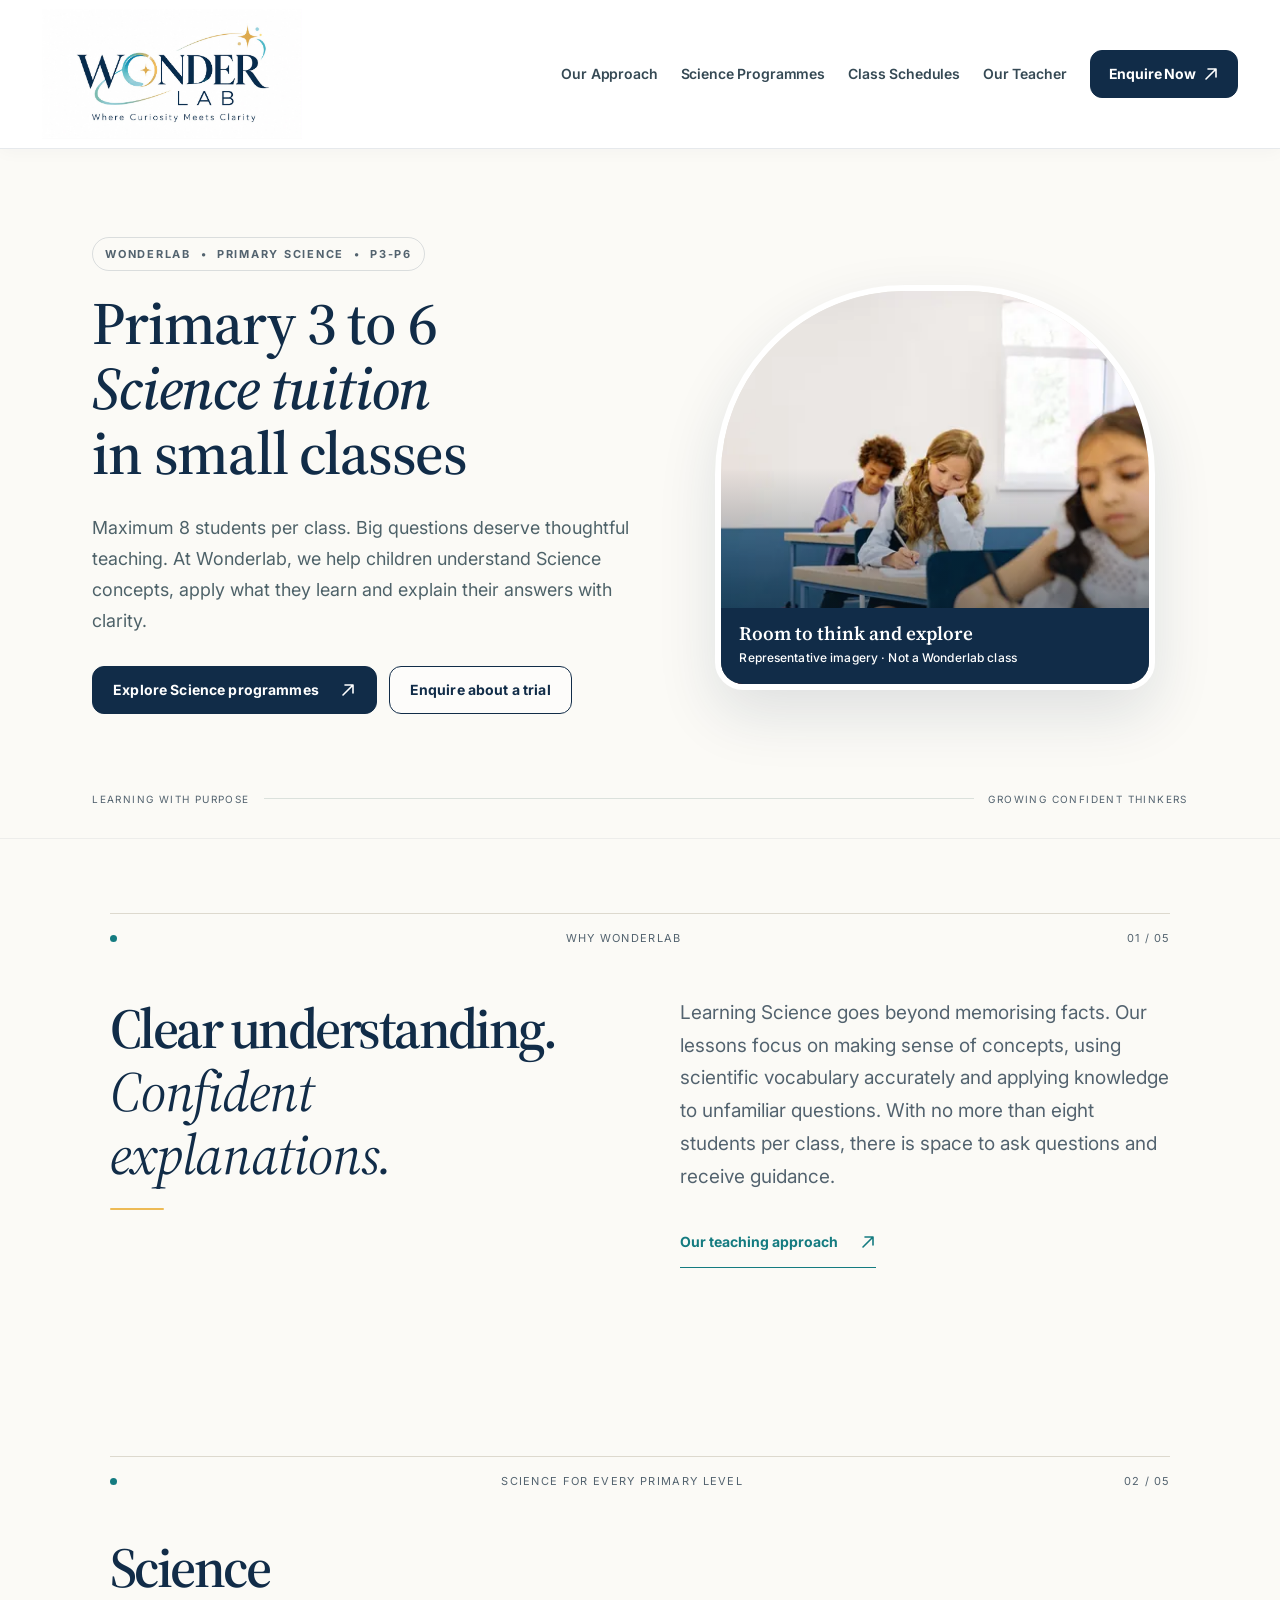
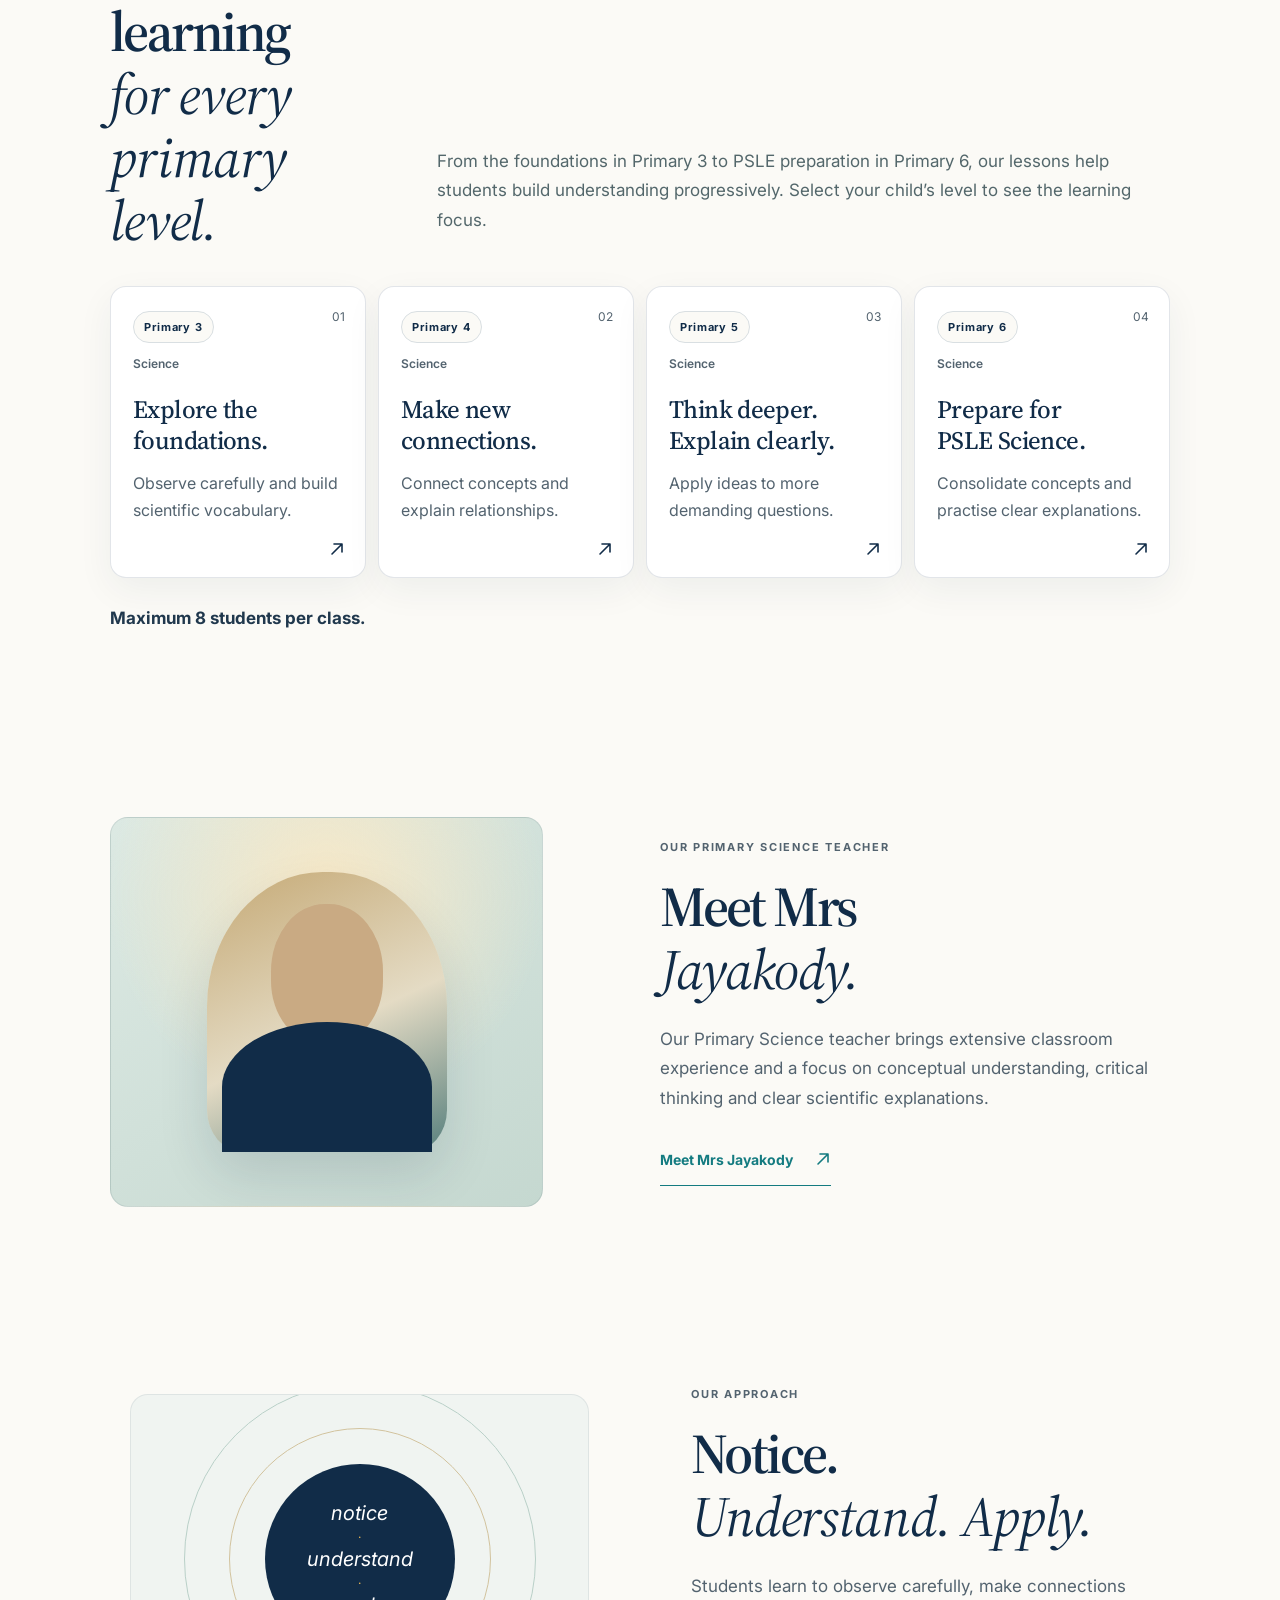
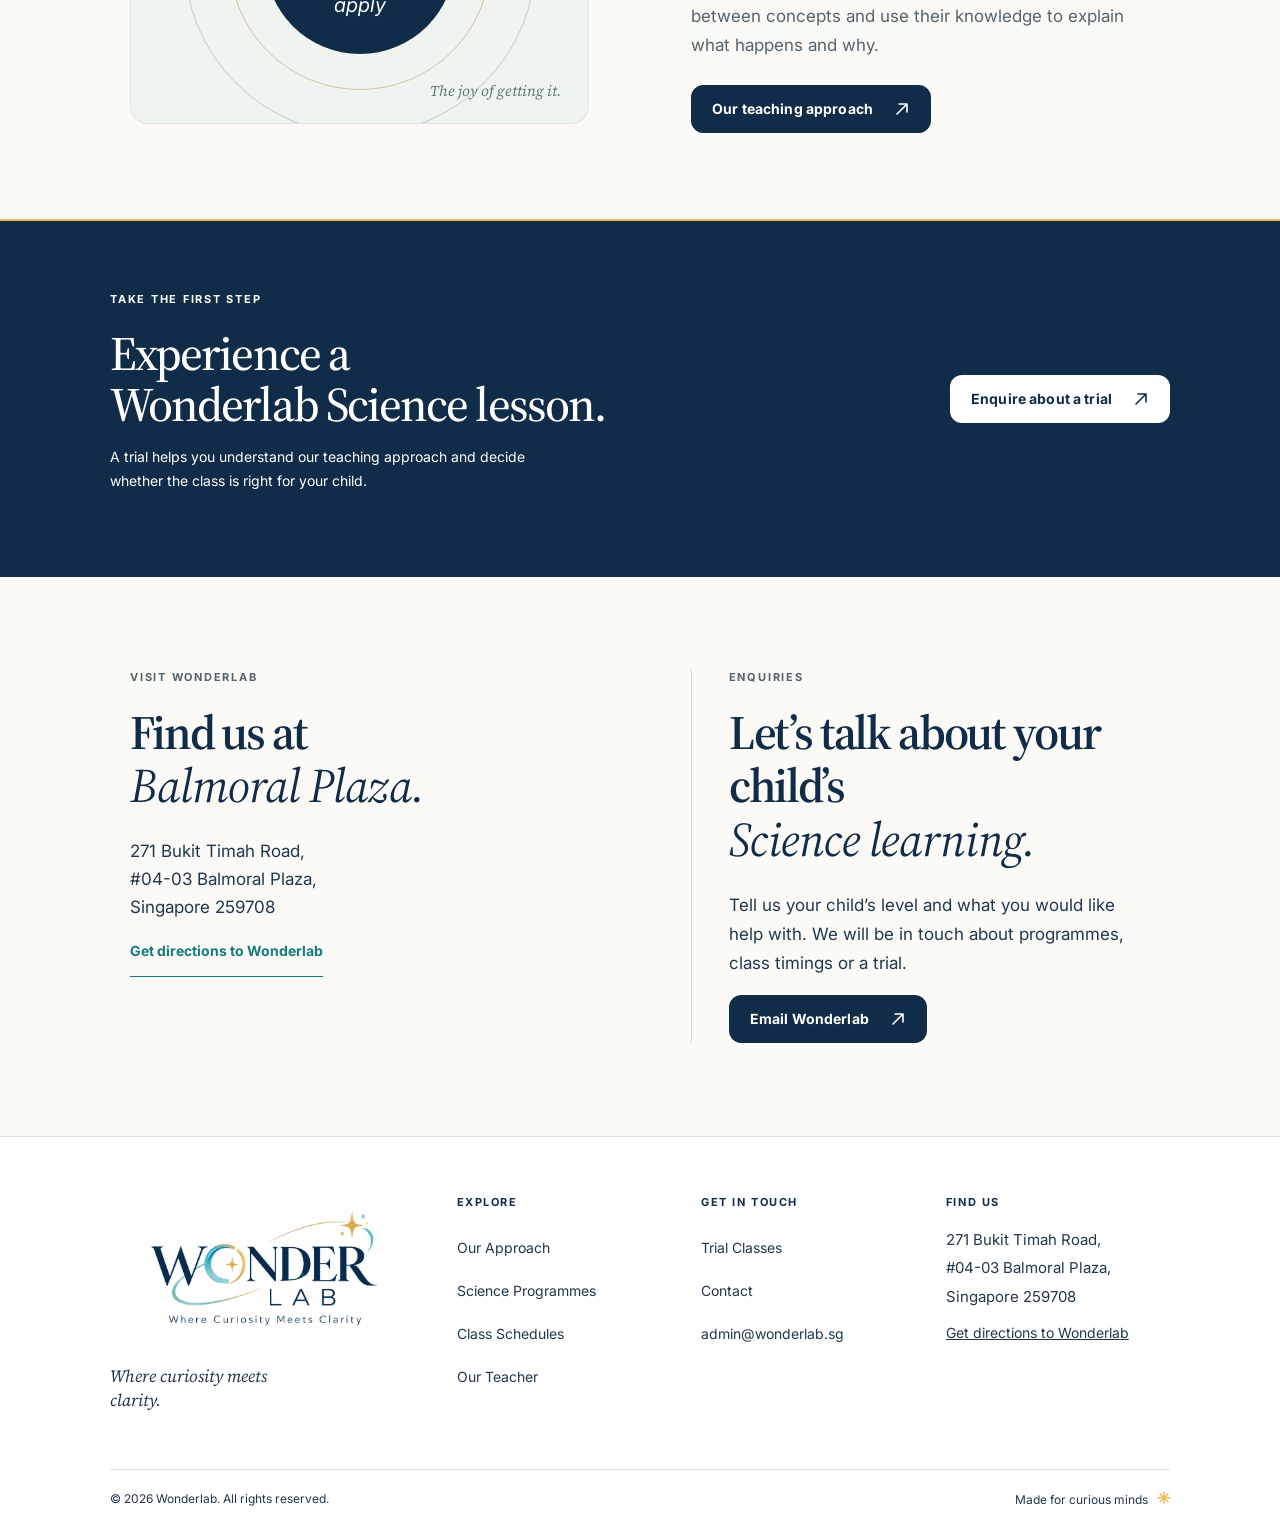
<file: index.html>
<!doctype html>
<html lang="en-SG">
<head>
  <meta charset="utf-8">
  <meta http-equiv="Content-Security-Policy" content="default-src 'self'; base-uri 'self'; object-src 'none'; script-src 'self'; style-src 'self' 'unsafe-inline' https://fonts.googleapis.com; font-src 'self' https://fonts.gstatic.com; img-src 'self' data:; connect-src 'self' https://api.web3forms.com; form-action 'self' https://api.web3forms.com">
  <meta name="referrer" content="strict-origin-when-cross-origin">
  <meta name="viewport" content="width=device-width, initial-scale=1">
  <meta name="theme-color" content="#112C48">
  <meta name="description" content="Small-group Primary 3 to 6 Science tuition at Wonderlab, Balmoral Plaza. Maximum 8 students per class. Enquire about programmes and trials.">
  <meta property="og:site_name" content="Wonderlab"><meta property="og:title" content="Primary Science Tuition P3-P6 Singapore | Wonderlab"><meta property="og:description" content="Small-group Primary 3 to 6 Science tuition at Wonderlab, Balmoral Plaza. Maximum 8 students per class. Enquire about programmes and trials."><meta property="og:type" content="website"><meta property="og:locale" content="en_SG">
  <meta name="twitter:card" content="summary_large_image"><meta name="twitter:title" content="Primary Science Tuition P3-P6 Singapore | Wonderlab"><meta name="twitter:description" content="Small-group Primary 3 to 6 Science tuition at Wonderlab, Balmoral Plaza. Maximum 8 students per class. Enquire about programmes and trials."><title>Primary Science Tuition P3-P6 Singapore | Wonderlab</title>

  <link rel="stylesheet" href="assets/site.css"><link rel="stylesheet" href="assets/responsive.css"><link rel="stylesheet" href="assets/site-polish.css"><link rel="stylesheet" href="assets/premium.css?v=uma-original-1"><link rel="stylesheet" href="assets/media.css">
  <link rel="stylesheet" href="assets/phase2.css"><link rel="stylesheet" href="assets/phase3.css?v=uma-original-1"><link rel="stylesheet" href="assets/original-brand.css?v=uma-final-visual-2"><script defer src="assets/content.js"></script><script defer src="assets/site.js?v=uma-original-1"></script>
  <script type="application/ld+json">{"@context":"https://schema.org","@type":"EducationalOrganization","name":"Wonderlab","description":"Small-group Primary 3 to 6 Science tuition at Wonderlab, Balmoral Plaza. Maximum 8 students per class.","email":"admin@wonderlab.sg","areaServed":{"@type":"Country","name":"Singapore"},"address":{"@type":"PostalAddress","streetAddress":"271 Bukit Timah Road, #04-03 Balmoral Plaza","addressLocality":"Singapore","postalCode":"259708","addressCountry":"SG"}}</script>
<link rel="canonical" href="https://wonderlab.sg/">
<meta property="og:url" content="https://wonderlab.sg/">
<meta property="og:image" content="https://wonderlab.sg/assets/brand/original/wonderlabLogo.jpeg">
<meta property="og:image:width" content="1774"><meta property="og:image:height" content="887">
<meta property="og:image:alt" content="Wonderlab — Where curiosity meets clarity.">
<meta name="twitter:image" content="https://wonderlab.sg/assets/brand/original/wonderlabLogo.jpeg">
<meta name="twitter:image:alt" content="Wonderlab — Where curiosity meets clarity.">
<link rel="icon" href="assets/brand/original/favicon-original.ico" sizes="any"><link rel="icon" href="assets/brand/original/favicon-original-32.png" type="image/png" sizes="32x32"><link rel="apple-touch-icon" href="assets/brand/original/favicon-original-180.png">
<link rel="preload" href="assets/fonts/source-serif-4-roman-variable.woff2" as="font" type="font/woff2" crossorigin><link rel="preload" href="assets/fonts/source-serif-4-italic-variable.woff2" as="font" type="font/woff2" crossorigin><link rel="preload" href="assets/fonts/inter-roman-variable.woff2" as="font" type="font/woff2" crossorigin><link rel="stylesheet" href="assets/typography.css?v=uma-20261113-3"></head>
<body data-page="home">
  <a class="skip-link" href="#main">Skip to content</a><header id="site-header"></header>
  <main id="main">
    <section class="hero home-hero">
      <div class="hero-copy">
        <p class="eyebrow">WONDERLAB &nbsp;•&nbsp; PRIMARY SCIENCE &nbsp;•&nbsp; P3-P6</p>
        <h1>Primary 3 to 6<br><em>Science tuition</em><br>in small classes</h1>
        <p class="lead">Maximum 8 students per class. Big questions deserve thoughtful teaching. At Wonderlab, we help children understand Science concepts, apply what they learn and explain their answers with clarity.</p>
        <p class="hero-supporting" hidden data-approval="curriculum-owner">Explore Science through guided experiments linked to what pupils learn in school.</p>
        <div class="button-row"><a class="button button-dark" href="programmes.html">Explore Science programmes <svg class="icon-arrow" viewBox="0 0 16 16" aria-hidden="true" focusable="false"><path d="M3 13 13 3M5 3h8v8"/></svg></a><a class="button button-outline" href="trial-classes.html">Enquire about a trial</a></div>
      </div>
      <div class="hero-art hero-photo-wrap"><figure class="hero-photo-frame"><picture><source type="image/webp" srcset="assets/photos/pexels-classroom-learning-480.webp 480w, assets/photos/pexels-classroom-learning-960.webp 960w, assets/photos/pexels-classroom-learning-1600.webp 1600w" sizes="(max-width: 820px) 90vw, 440px"><img src="assets/photos/pexels-classroom-learning.jpg" alt="Children concentrate on written work in a classroom. Representative stock imagery, not a Wonderlab class." width="1600" height="1280" fetchpriority="high" decoding="async"></picture><figcaption><span>Room to think and explore</span><small>Representative imagery · Not a Wonderlab class</small></figcaption></figure><div class="hero-photo-note" aria-hidden="true"><span>01</span><b>Room to wonder</b><i>✳</i></div><span class="hero-photo-orbit" aria-hidden="true"></span></div>
      <div class="hero-bottom"><span>Learning with purpose</span><span class="hero-line"></span><span>Growing confident thinkers</span></div>
    </section>
    <section class="section intro-section">
      <div class="section-label">Why Wonderlab <span>01 / 05</span></div>
      <div class="intro-grid"><h2>Clear understanding.<br><em>Confident explanations.</em></h2><div><p class="body-large">Learning Science goes beyond memorising facts. Our lessons focus on making sense of concepts, using scientific vocabulary accurately and applying knowledge to unfamiliar questions. With no more than eight students per class, there is space to ask questions and receive guidance.</p><a class="text-link" href="our-approach.html">Our teaching approach <svg class="icon-arrow" viewBox="0 0 16 16" aria-hidden="true" focusable="false"><path d="M3 13 13 3M5 3h8v8"/></svg></a></div></div>
    </section>
    <section class="section cream-section home-programmes">
      <div class="section-label">Science for every primary level <span>02 / 05</span></div>
      <div class="section-heading"><h2>Science learning<br><em>for every primary level.</em></h2><p>From the foundations in Primary 3 to PSLE preparation in Primary 6, our lessons help students build understanding progressively. Select your child’s level to see the learning focus.</p></div>
      <div class="grade-grid">
        <a class="grade-card" href="programmes.html#primary-3"><span class="grade-index">01</span><span class="grade-pill">Primary 3</span><span class="grade-subjects">Science</span><h3>Explore the<br> foundations.</h3><p class="grade-focus">Observe carefully and build scientific vocabulary.</p><svg class="icon-arrow card-arrow" viewBox="0 0 16 16" aria-hidden="true"><path d="M3 13 13 3M5 3h8v8"/></svg></a>
        <a class="grade-card" href="programmes.html#primary-4"><span class="grade-index">02</span><span class="grade-pill">Primary 4</span><span class="grade-subjects">Science</span><h3>Make new<br> connections.</h3><p class="grade-focus">Connect concepts and explain relationships.</p><svg class="icon-arrow card-arrow" viewBox="0 0 16 16" aria-hidden="true"><path d="M3 13 13 3M5 3h8v8"/></svg></a>
        <a class="grade-card" href="programmes.html#primary-5"><span class="grade-index">03</span><span class="grade-pill">Primary 5</span><span class="grade-subjects">Science</span><h3>Think deeper.<br> Explain clearly.</h3><p class="grade-focus">Apply ideas to more demanding questions.</p><svg class="icon-arrow card-arrow" viewBox="0 0 16 16" aria-hidden="true"><path d="M3 13 13 3M5 3h8v8"/></svg></a>
        <a class="grade-card" href="programmes.html#primary-6"><span class="grade-index">04</span><span class="grade-pill">Primary 6</span><span class="grade-subjects">Science</span><h3>Prepare for<br> PSLE Science.</h3><p class="grade-focus">Consolidate concepts and practise clear explanations.</p><svg class="icon-arrow card-arrow" viewBox="0 0 16 16" aria-hidden="true"><path d="M3 13 13 3M5 3h8v8"/></svg></a>
      </div>
      <p class="class-size-note">Maximum 8 students per class.</p>
    </section>
    <section class="section teacher-section"><div class="teacher-photo" role="img" aria-label="Illustration representing a teaching profile"><div class="photo-shape" aria-hidden="true"></div></div><div class="teacher-copy"><p class="eyebrow">Our Primary Science teacher</p><h2>Meet Mrs<br><em>Jayakody.</em></h2><p>Our Primary Science teacher brings extensive classroom experience and a focus on conceptual understanding, critical thinking and clear scientific explanations.</p><a class="text-link" href="our-teacher.html">Meet Mrs Jayakody <svg class="icon-arrow" viewBox="0 0 16 16" aria-hidden="true" focusable="false"><path d="M3 13 13 3M5 3h8v8"/></svg></a></div></section>
    <section class="section approach-teaser"><div class="teaser-art"><div class="teaser-circle"><span>notice</span><b aria-hidden="true">·</b><span>understand</span><b aria-hidden="true">·</b><span>apply</span></div><span class="teaser-caption">The joy of getting it.</span></div><div class="teaser-copy"><p class="eyebrow">Our approach</p><h2>Notice.<br><em>Understand. Apply.</em></h2><p>Students learn to observe carefully, make connections between concepts and use their knowledge to explain what happens and why.</p><a class="button button-dark" href="our-approach.html">Our teaching approach <svg class="icon-arrow" viewBox="0 0 16 16" aria-hidden="true" focusable="false"><path d="M3 13 13 3M5 3h8v8"/></svg></a></div></section>
    <section hidden data-approval="curriculum-owner" class="section experiment-section" aria-labelledby="experiments-heading"><div class="experiment-art" aria-hidden="true"><span class="experiment-orbit orbit-a"></span><span class="experiment-orbit orbit-b"></span><span class="experiment-core"></span><span class="experiment-dot dot-a"></span><span class="experiment-dot dot-b"></span><span class="experiment-dot dot-c"></span></div><div class="experiment-copy"><p class="eyebrow">Guided, hands-on learning</p><h2 id="experiments-heading">Science you can see<br><em>and explore.</em></h2><p>At Wonderlab, pupils do more than read about Science. Where suitable for the topic, they take part in guided, hands-on experiments and investigations aligned with the Singapore MOE Primary Science syllabus. They observe what happens, ask questions, discuss their findings and learn to explain scientific ideas using evidence.</p></div></section>
    <section class="trial-band"><div><p class="eyebrow">Take the first step</p><h2>Experience a<br>Wonderlab Science lesson.</h2><p>A trial helps you understand our teaching approach and decide whether the class is right for your child.</p></div><a class="button button-gold" href="trial-classes.html">Enquire about a trial <svg class="icon-arrow" viewBox="0 0 16 16" aria-hidden="true" focusable="false"><path d="M3 13 13 3M5 3h8v8"/></svg></a><span class="band-star" aria-hidden="true">✳</span></section>
    <section class="section home-location"><div><p class="eyebrow">Visit Wonderlab</p><h2>Find us at<br><em>Balmoral Plaza.</em></h2><address>271 Bukit Timah Road,<br>#04-03 Balmoral Plaza,<br>Singapore 259708</address><a class="text-link" href="https://www.google.com/maps/search/?api=1&amp;query=271%20Bukit%20Timah%20Road%20%2304-03%20Balmoral%20Plaza%20Singapore%20259708" target="_blank" rel="noopener noreferrer">Get directions to Wonderlab</a></div><div><p class="eyebrow">Enquiries</p><h2>Let’s talk about your child’s<br><em>Science learning.</em></h2><p>Tell us your child’s level and what you would like help with. We will be in touch about programmes, class timings or a trial.</p><a class="button button-dark" href="mailto:admin@wonderlab.sg">Email Wonderlab <svg class="icon-arrow" viewBox="0 0 16 16" aria-hidden="true" focusable="false"><path d="M3 13 13 3M5 3h8v8"/></svg></a></div></section>
  </main>
  <footer id="site-footer"></footer>
</body>
</html>
</file>
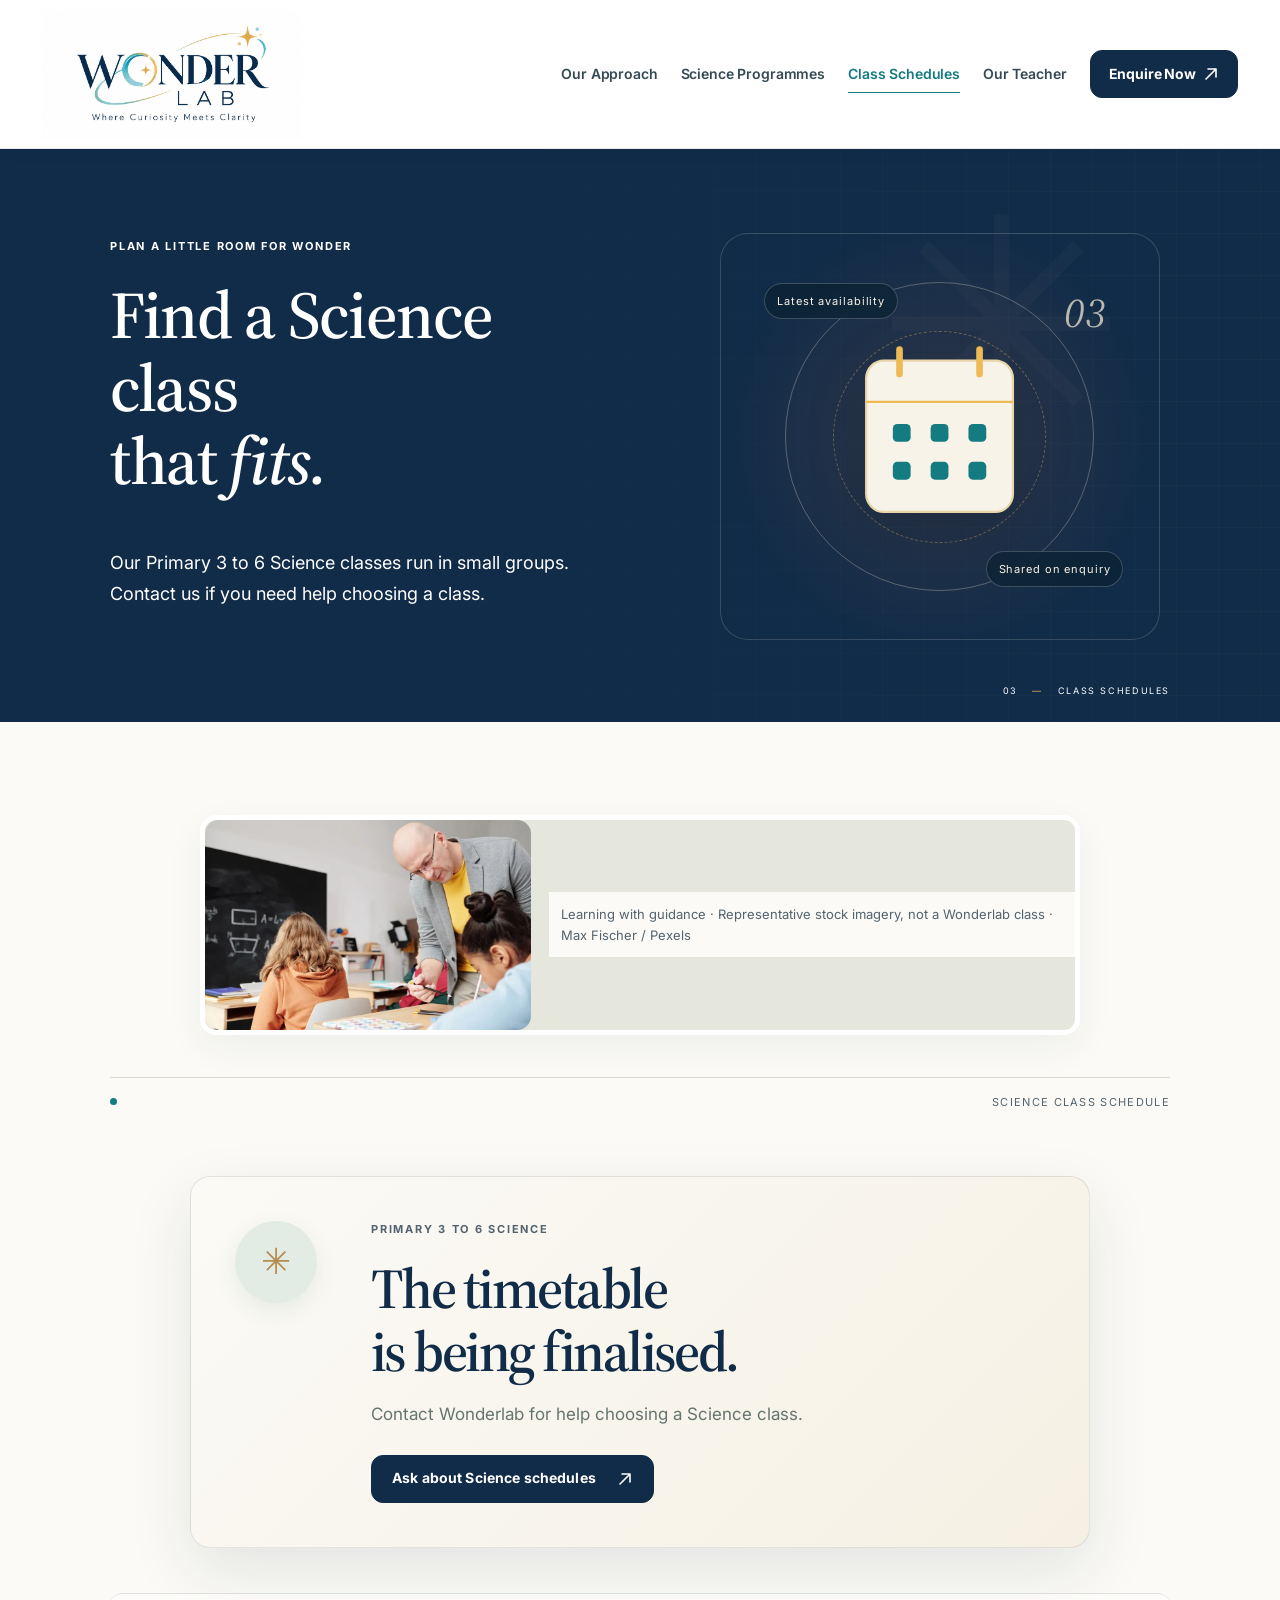
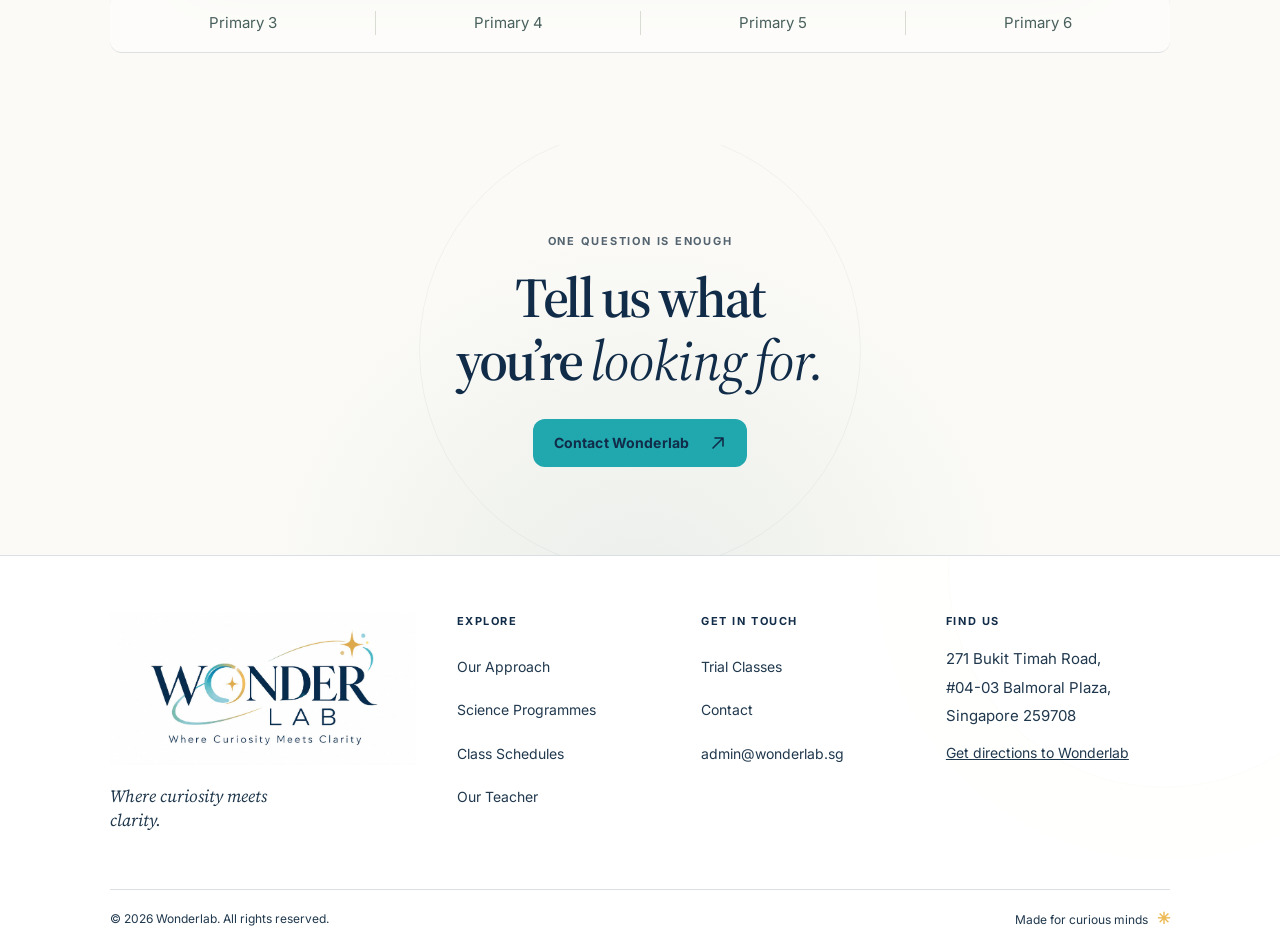
<file: class-schedules.html>
<!doctype html><html lang="en-SG"><head><meta charset="utf-8"><meta http-equiv="Content-Security-Policy" content="default-src 'self'; base-uri 'self'; object-src 'none'; script-src 'self'; style-src 'self' 'unsafe-inline' https://fonts.googleapis.com; font-src 'self' https://fonts.gstatic.com; img-src 'self' data:; connect-src 'self' https://api.web3forms.com; form-action 'self' https://api.web3forms.com"><meta name="referrer" content="strict-origin-when-cross-origin"><meta name="viewport" content="width=device-width, initial-scale=1"><meta name="theme-color" content="#112C48"><meta name="description" content="Ask about current Primary 3 to 6 Science class timings and availability at Wonderlab in Balmoral Plaza."><meta property="og:site_name" content="Wonderlab"><meta property="og:title" content="Primary Science Class Schedules | Wonderlab"><meta property="og:description" content="Ask about current Primary 3 to 6 Science class timings and availability at Wonderlab in Balmoral Plaza."><meta property="og:type" content="website"><meta property="og:locale" content="en_SG"><meta name="twitter:card" content="summary_large_image"><meta name="twitter:title" content="Primary Science Class Schedules | Wonderlab"><meta name="twitter:description" content="Ask about current Primary 3 to 6 Science class timings and availability at Wonderlab in Balmoral Plaza."><title>Primary Science Class Schedules | Wonderlab</title><link rel="stylesheet" href="assets/site.css"><link rel="stylesheet" href="assets/responsive.css"><link rel="stylesheet" href="assets/site-polish.css"><link rel="stylesheet" href="assets/premium.css?v=uma-original-1"><link rel="stylesheet" href="assets/media.css"><link rel="stylesheet" href="assets/phase2.css"><link rel="stylesheet" href="assets/phase3.css?v=uma-original-1"><link rel="stylesheet" href="assets/original-brand.css?v=uma-final-visual-2"><script defer src="assets/content.js"></script><script defer src="assets/site.js?v=uma-original-1"></script><link rel="canonical" href="https://wonderlab.sg/class-schedules.html">
<meta property="og:url" content="https://wonderlab.sg/class-schedules.html">
<meta property="og:image" content="https://wonderlab.sg/assets/brand/original/wonderlabLogo.jpeg">
<meta property="og:image:width" content="1774"><meta property="og:image:height" content="887">
<meta property="og:image:alt" content="Wonderlab — Where curiosity meets clarity.">
<meta name="twitter:image" content="https://wonderlab.sg/assets/brand/original/wonderlabLogo.jpeg">
<meta name="twitter:image:alt" content="Wonderlab — Where curiosity meets clarity.">
<link rel="icon" href="assets/brand/original/favicon-original.ico" sizes="any"><link rel="icon" href="assets/brand/original/favicon-original-32.png" type="image/png" sizes="32x32"><link rel="apple-touch-icon" href="assets/brand/original/favicon-original-180.png">
<link rel="preload" href="assets/fonts/source-serif-4-roman-variable.woff2" as="font" type="font/woff2" crossorigin><link rel="preload" href="assets/fonts/source-serif-4-italic-variable.woff2" as="font" type="font/woff2" crossorigin><link rel="preload" href="assets/fonts/inter-roman-variable.woff2" as="font" type="font/woff2" crossorigin><link rel="stylesheet" href="assets/typography.css?v=uma-20261113-3"></head><body data-page="schedules"><a class="skip-link" href="#main">Skip to content</a><header id="site-header"></header><main id="main"><section class="page-hero"><p class="eyebrow">Plan a little room for wonder</p><h1>Find a Science class<br>that <em>fits.</em></h1><p class="lead">Our Primary 3 to 6 Science classes run in small groups. Contact us if you need help choosing a class.</p><div class="page-hero-art schedule-art" aria-hidden="true"><svg viewBox="0 0 260 220" fill="none"><rect x="64" y="42" width="132" height="136" rx="16" fill="#f7f3e8" stroke="#e8d5aa" stroke-width="2"/><path d="M64 79h132" stroke="#EDBA55" stroke-width="2"/><path d="M94 32v22m72-22v22" stroke="#EDBA55" stroke-width="6" stroke-linecap="round"/><g fill="#147B80"><rect x="88" y="99" width="16" height="16" rx="4"/><rect x="122" y="99" width="16" height="16" rx="4"/><rect x="156" y="99" width="16" height="16" rx="4"/><rect x="88" y="133" width="16" height="16" rx="4"/><rect x="122" y="133" width="16" height="16" rx="4"/><rect x="156" y="133" width="16" height="16" rx="4"/></g></svg><span class="art-chip chip-top">Latest availability</span><span class="art-chip chip-bottom">Shared on enquiry</span><span class="art-number">03</span></div><div class="page-hero-mark">03 <span>—</span> Class Schedules</div></section><section class="section cream-section schedule-section"><figure class="schedule-photo"><picture><source type="image/webp" srcset="assets/photos/pexels-teacher-guiding-480.webp 480w, assets/photos/pexels-teacher-guiding-960.webp 960w, assets/photos/pexels-teacher-guiding-1600.webp 1600w" sizes="(max-width: 820px) 90vw, 600px"><img src="assets/photos/pexels-teacher-guiding.jpg" alt="A teacher guides children as they work through a classroom problem. Representative stock imagery, not a Wonderlab class." width="1600" height="1067" loading="lazy" decoding="async"></picture><figcaption>Learning with guidance · Representative stock imagery, not a Wonderlab class · Max Fischer / Pexels</figcaption></figure><div class="section-label">Science class schedule</div><div class="schedule-notice"><div class="notice-icon">✳</div><div><p class="eyebrow">Primary 3 to 6 Science</p><h2>The timetable<br>is being finalised.</h2><p>Contact Wonderlab for help choosing a Science class.</p><a class="button button-dark" href="mailto:admin@wonderlab.sg?subject=Wonderlab%20Science%20class%20schedule%20enquiry">Ask about Science schedules <svg class="icon-arrow" viewBox="0 0 16 16" aria-hidden="true" focusable="false"><path d="M3 13 13 3M5 3h8v8"/></svg></a></div></div><div class="schedule-levels"><span>Primary 3</span><span>Primary 4</span><span>Primary 5</span><span>Primary 6</span></div></section><!-- Development-only scaffold for source-document transcription. Keep hidden until the 2027 draft data is verified and approved for publication. -->
<section id="fees-calendar-2027-draft" class="section cream-section draft-fees-calendar" hidden data-public="false" aria-labelledby="fees-calendar-heading"><div class="section-label">Development only <span>DRAFT — For discussion — Not for distribution</span></div><h2 id="fees-calendar-heading">2027 fees &amp; semester calendar</h2><p class="draft-status">Awaiting accurate transcription from the client’s draft PDF and explicit approval before any public release.</p><div class="draft-tables"><div><h3>Fees</h3><table><thead><tr><th scope="col">Level</th><th scope="col">Programme</th><th scope="col">Draft fee</th></tr></thead><tbody></tbody></table></div><div><h3>Semester calendar</h3><table><thead><tr><th scope="col">Semester</th><th scope="col">Dates</th><th scope="col">Notes</th></tr></thead><tbody></tbody></table></div></div></section>
<section class="center-cta"><p class="eyebrow">One question is enough</p><h2>Tell us what<br>you’re <em>looking for.</em></h2><a class="button button-gold" href="contact.html">Contact Wonderlab <svg class="icon-arrow" viewBox="0 0 16 16" aria-hidden="true" focusable="false"><path d="M3 13 13 3M5 3h8v8"/></svg></a></section></main><footer id="site-footer"></footer></body></html>
</file>
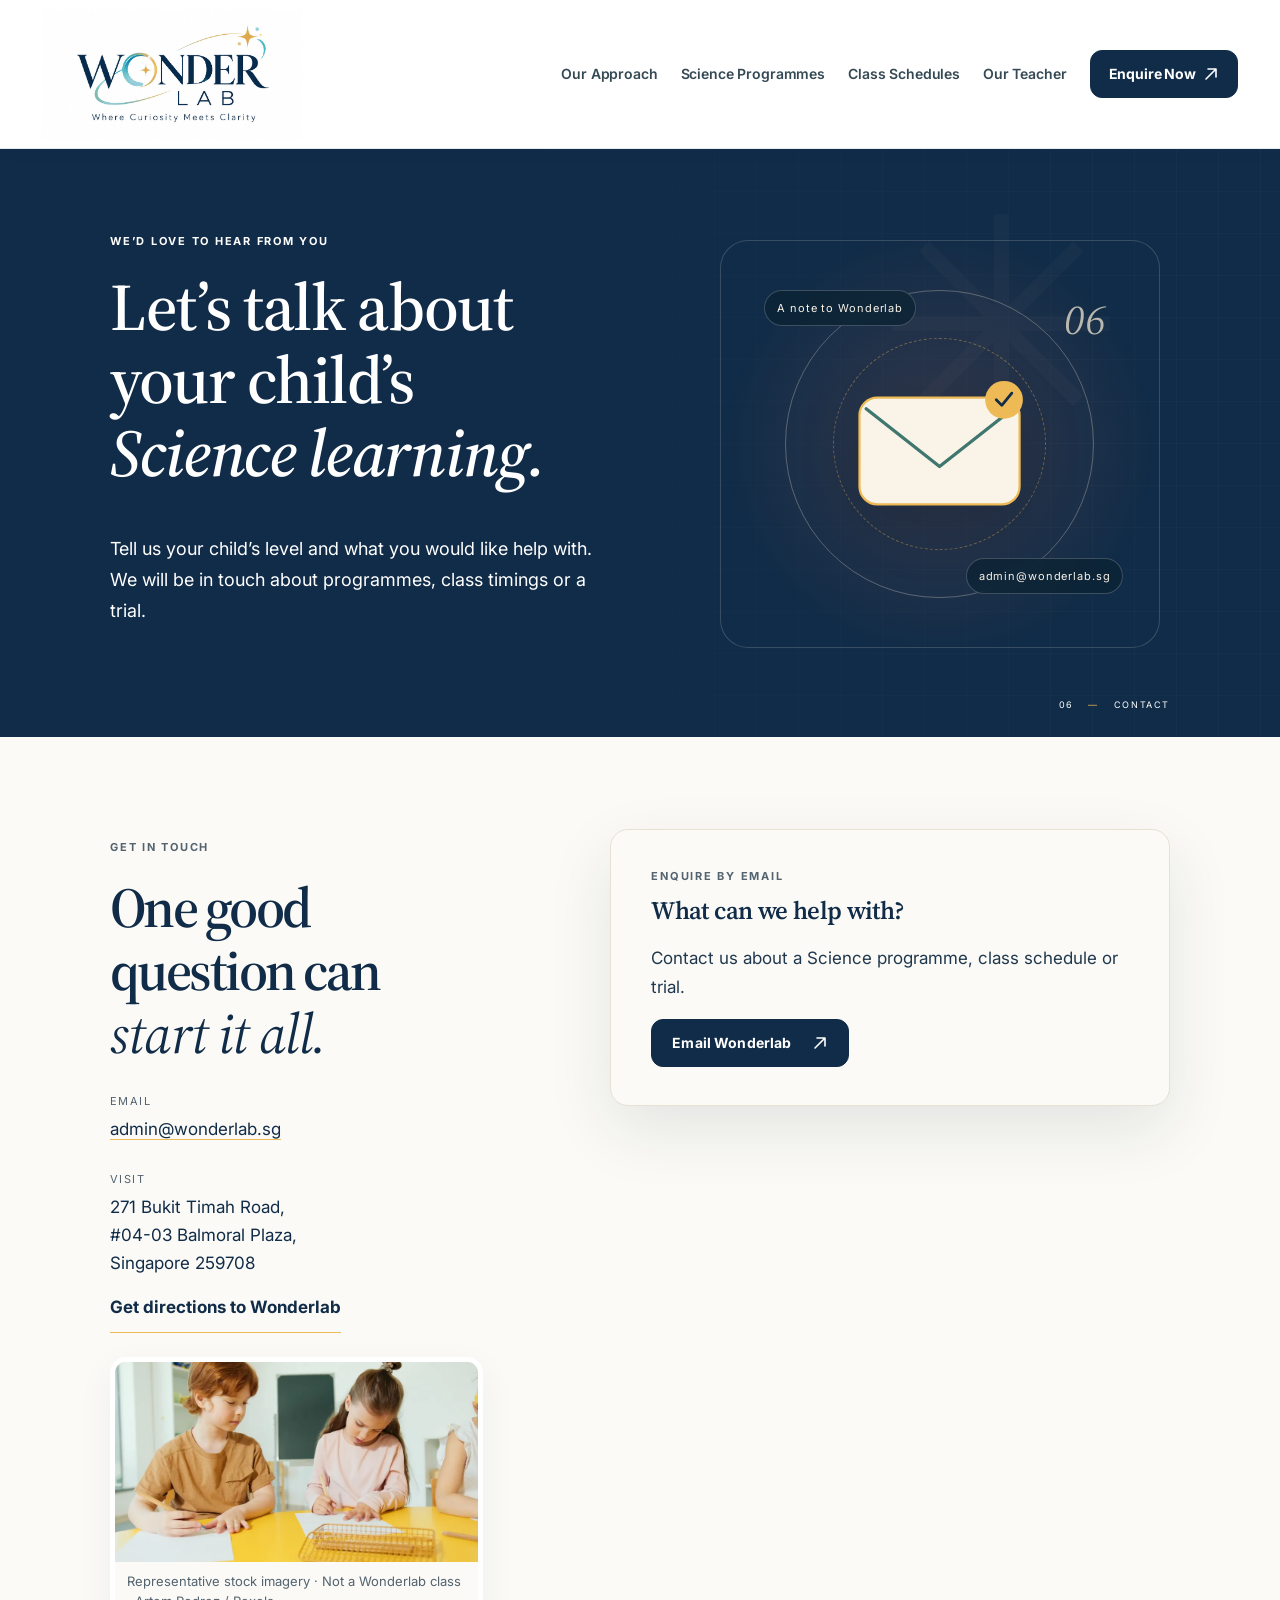
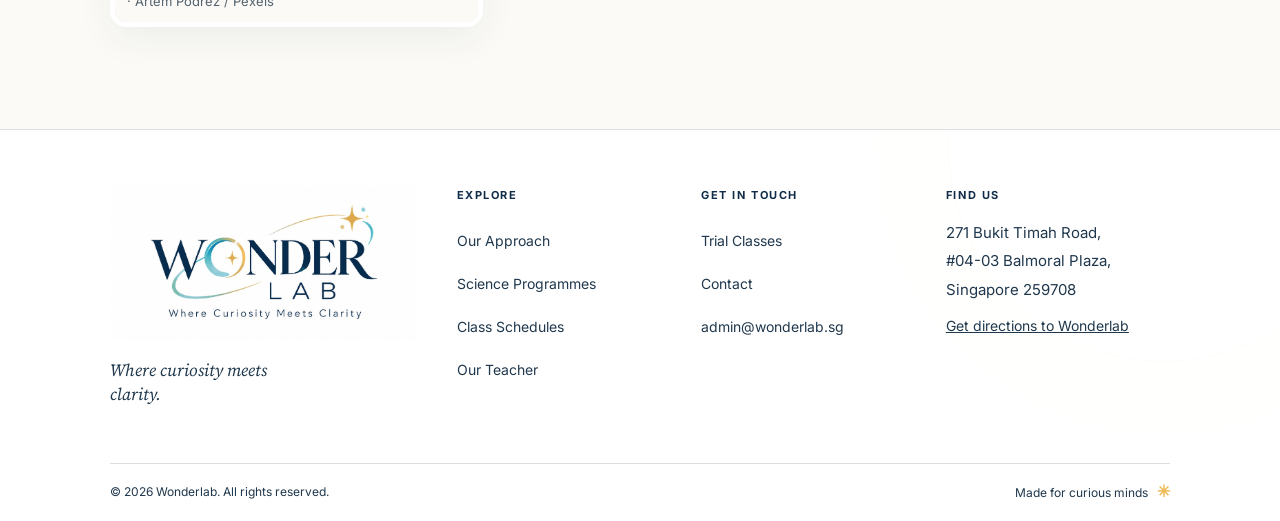
<file: contact.html>
<!doctype html><html lang="en-SG"><head><meta charset="utf-8"><meta http-equiv="Content-Security-Policy" content="default-src 'self'; base-uri 'self'; object-src 'none'; script-src 'self'; style-src 'self' 'unsafe-inline' https://fonts.googleapis.com; font-src 'self' https://fonts.gstatic.com; img-src 'self' data:; connect-src 'self' https://api.web3forms.com; form-action 'self' https://api.web3forms.com"><meta name="referrer" content="strict-origin-when-cross-origin"><meta name="viewport" content="width=device-width, initial-scale=1"><meta name="theme-color" content="#112C48"><meta name="description" content="Contact Wonderlab about Primary Science tuition, class schedules and trial enquiries at Balmoral Plaza, Singapore."><meta property="og:site_name" content="Wonderlab"><meta property="og:title" content="Contact Wonderlab | Balmoral Plaza Singapore"><meta property="og:description" content="Contact Wonderlab about Primary Science tuition, class schedules and trial enquiries at Balmoral Plaza, Singapore."><meta property="og:type" content="website"><meta property="og:locale" content="en_SG"><meta name="twitter:card" content="summary_large_image"><meta name="twitter:title" content="Contact Wonderlab | Balmoral Plaza Singapore"><meta name="twitter:description" content="Contact Wonderlab about Primary Science tuition, class schedules and trial enquiries at Balmoral Plaza, Singapore."><title>Contact Wonderlab | Balmoral Plaza Singapore</title><link rel="stylesheet" href="assets/site.css"><link rel="stylesheet" href="assets/responsive.css"><link rel="stylesheet" href="assets/site-polish.css"><link rel="stylesheet" href="assets/premium.css?v=uma-original-1"><link rel="stylesheet" href="assets/media.css"><link rel="stylesheet" href="assets/phase2.css"><link rel="stylesheet" href="assets/phase3.css?v=uma-original-1"><link rel="stylesheet" href="assets/original-brand.css?v=uma-final-visual-2"><script defer src="assets/content.js"></script><script defer src="assets/site.js?v=uma-original-1"></script><link rel="canonical" href="https://wonderlab.sg/contact.html">
<meta property="og:url" content="https://wonderlab.sg/contact.html">
<meta property="og:image" content="https://wonderlab.sg/assets/brand/original/wonderlabLogo.jpeg">
<meta property="og:image:width" content="1774"><meta property="og:image:height" content="887">
<meta property="og:image:alt" content="Wonderlab — Where curiosity meets clarity.">
<meta name="twitter:image" content="https://wonderlab.sg/assets/brand/original/wonderlabLogo.jpeg">
<meta name="twitter:image:alt" content="Wonderlab — Where curiosity meets clarity.">
<link rel="icon" href="assets/brand/original/favicon-original.ico" sizes="any"><link rel="icon" href="assets/brand/original/favicon-original-32.png" type="image/png" sizes="32x32"><link rel="apple-touch-icon" href="assets/brand/original/favicon-original-180.png">
<link rel="preload" href="assets/fonts/source-serif-4-roman-variable.woff2" as="font" type="font/woff2" crossorigin><link rel="preload" href="assets/fonts/source-serif-4-italic-variable.woff2" as="font" type="font/woff2" crossorigin><link rel="preload" href="assets/fonts/inter-roman-variable.woff2" as="font" type="font/woff2" crossorigin><link rel="stylesheet" href="assets/typography.css?v=uma-20261113-3"></head><body data-page="contact"><a class="skip-link" href="#main">Skip to content</a><header id="site-header"></header><main id="main"><section class="page-hero"><p class="eyebrow">We’d love to hear from you</p><h1>Let’s talk about your child’s<br><em>Science learning.</em></h1><p class="lead">Tell us your child’s level and what you would like help with. We will be in touch about programmes, class timings or a trial.</p><div class="page-hero-art contact-art" aria-hidden="true"><svg viewBox="0 0 260 220" fill="none"><rect x="58" y="68" width="144" height="96" rx="16" fill="#f9f4e7" stroke="#EDBA55" stroke-width="2"/><path d="m64 78 66 52 66-52" stroke="#3f776f" stroke-width="3" stroke-linecap="round" stroke-linejoin="round"/><circle cx="188" cy="70" r="17" fill="#EDBA55"/><path d="m181 70 5 5 9-11" stroke="#112C48" stroke-width="2.5" stroke-linecap="round" stroke-linejoin="round"/></svg><span class="art-chip chip-top">A note to Wonderlab</span><span class="art-chip chip-bottom">admin@wonderlab.sg</span><span class="art-number">06</span></div><div class="page-hero-mark">06 <span>—</span> Contact</div></section><section class="section contact-section"><div class="contact-info"><p class="eyebrow">Get in touch</p><h2>One good<br>question can<br><em>start it all.</em></h2><div class="contact-item"><span>Email</span><a href="mailto:admin@wonderlab.sg">admin@wonderlab.sg</a></div><div class="contact-item"><span>Visit</span><address>271 Bukit Timah Road,<br>#04-03 Balmoral Plaza,<br>Singapore 259708</address><a class="text-link" href="https://www.google.com/maps/search/?api=1&amp;query=271%20Bukit%20Timah%20Road%20%2304-03%20Balmoral%20Plaza%20Singapore%20259708" target="_blank" rel="noopener noreferrer">Get directions to Wonderlab</a></div><figure class="contact-context-photo"><picture><source type="image/webp" srcset="assets/photos/pexels-collaborative-learning-480.webp 480w, assets/photos/pexels-collaborative-learning-960.webp 960w, assets/photos/pexels-collaborative-learning-1600.webp 1600w" sizes="(max-width: 820px) 90vw, 600px"><img src="assets/photos/pexels-collaborative-learning.jpg" alt="Children share a learning activity at a classroom table. Representative stock imagery, not a Wonderlab class." width="1600" height="900" loading="lazy" decoding="async"></picture><figcaption>Representative stock imagery · Not a Wonderlab class · Artem Podrez / Pexels</figcaption></figure></div><div class="contact-form-wrap"><p class="eyebrow">Enquire by email</p><h3>What can we help with?</h3><p>Contact us about a Science programme, class schedule or trial.</p><a class="button button-dark" href="mailto:admin@wonderlab.sg?subject=Wonderlab%20Science%20enquiry">Email Wonderlab <svg class="icon-arrow" viewBox="0 0 16 16" aria-hidden="true" focusable="false"><path d="M3 13 13 3M5 3h8v8"/></svg></a></div></section></main><footer id="site-footer"></footer></body></html>
</file>
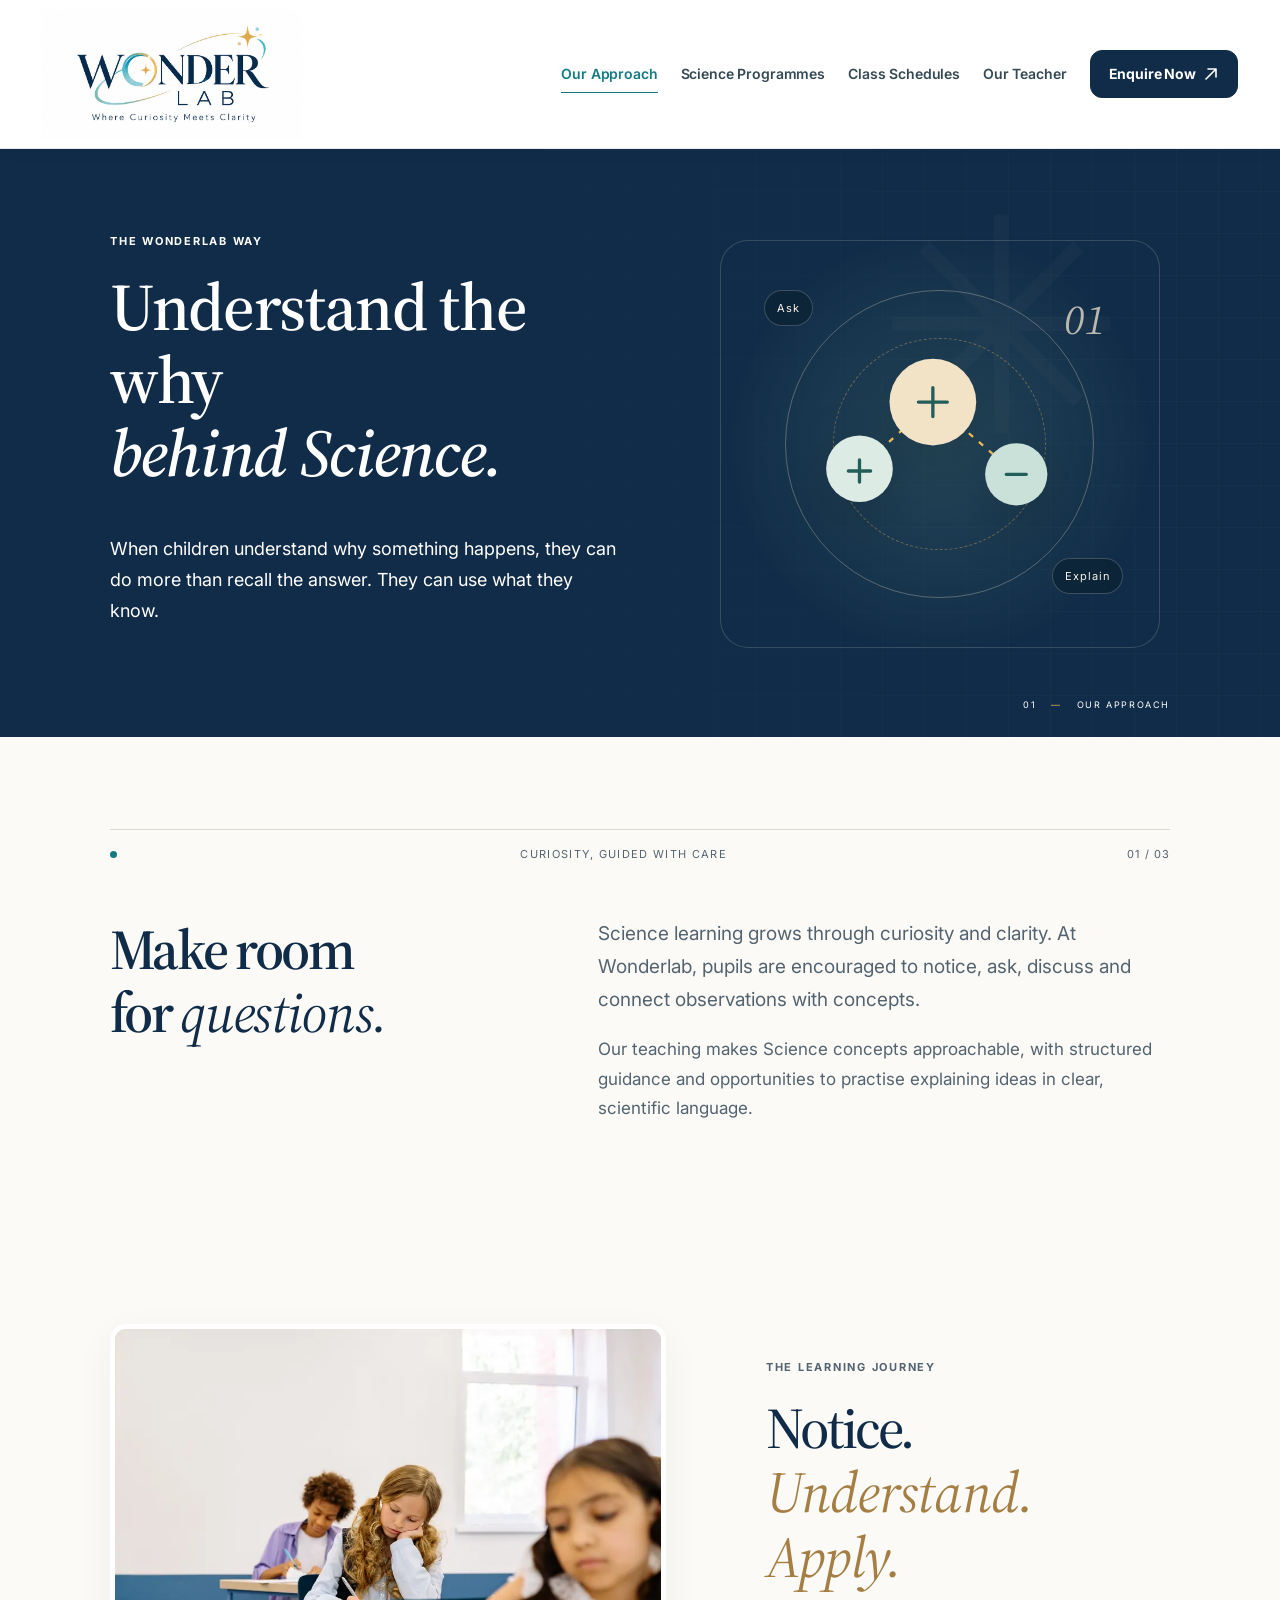
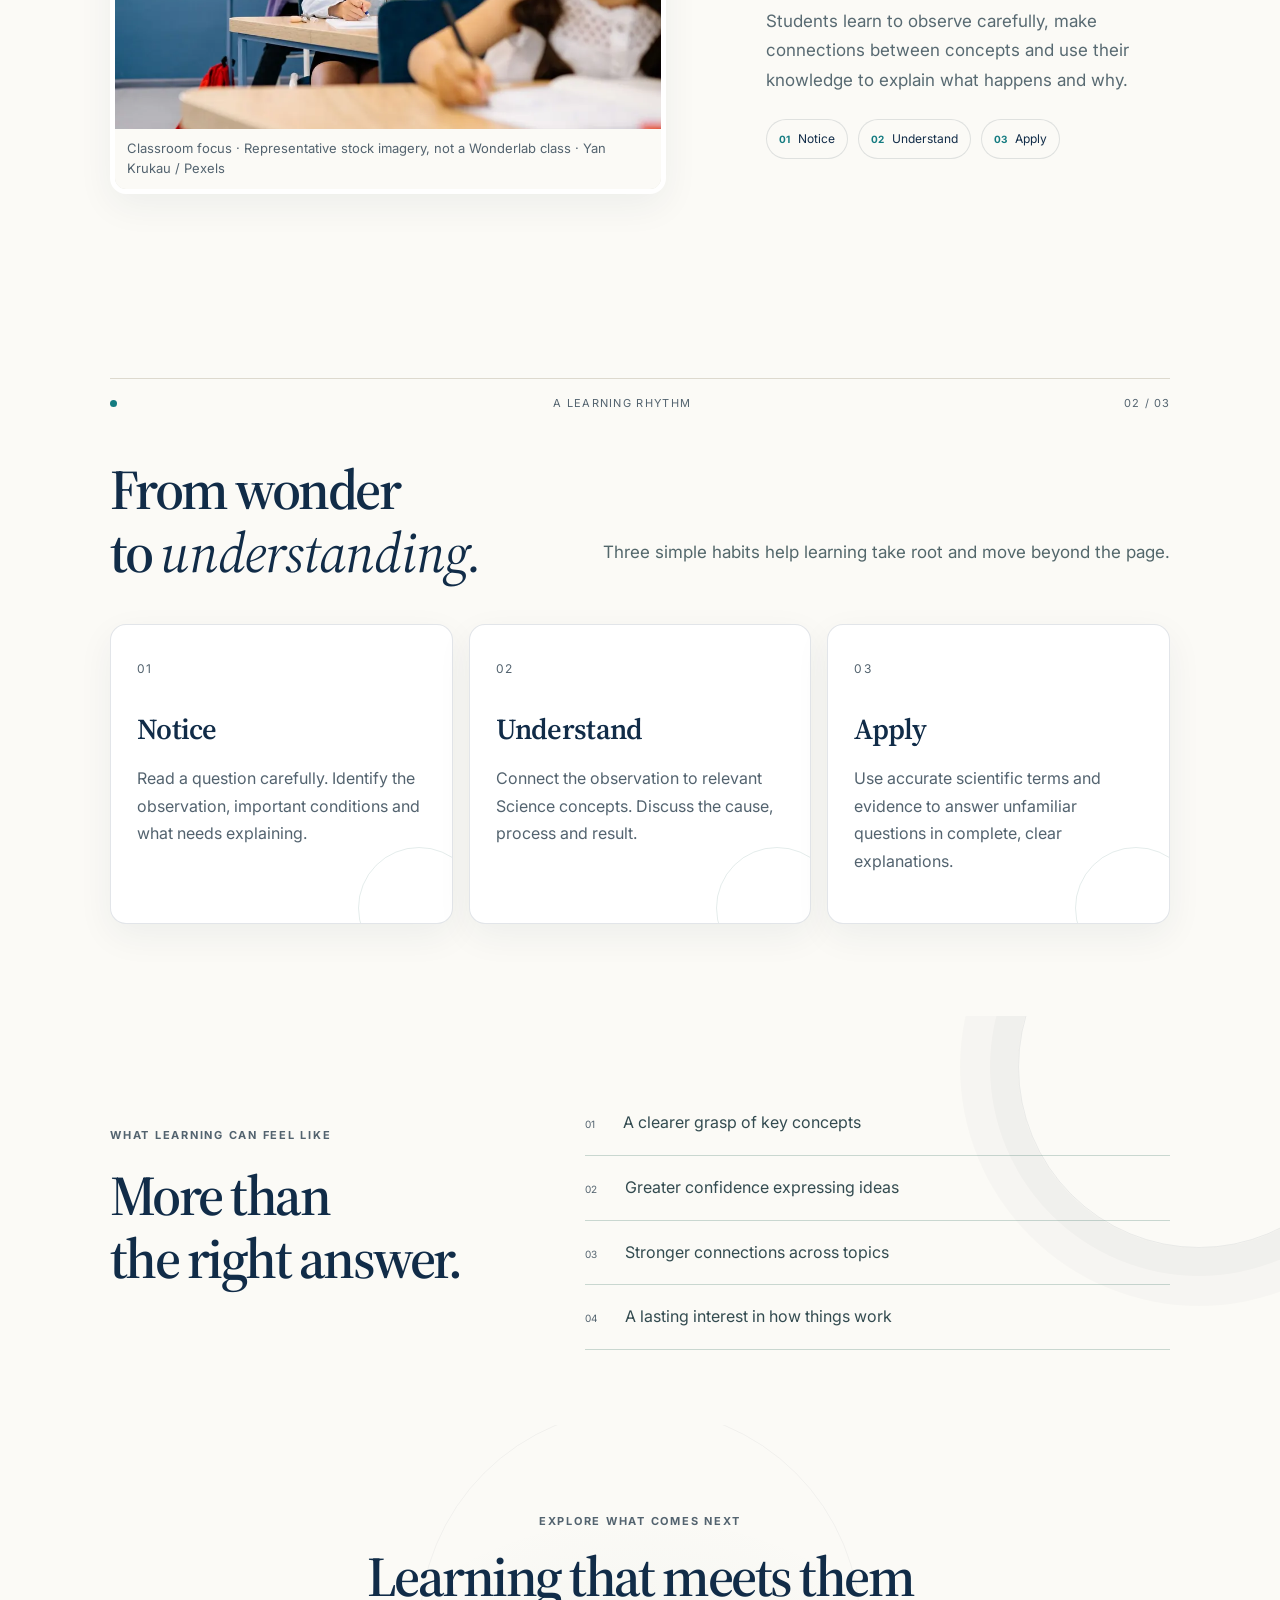
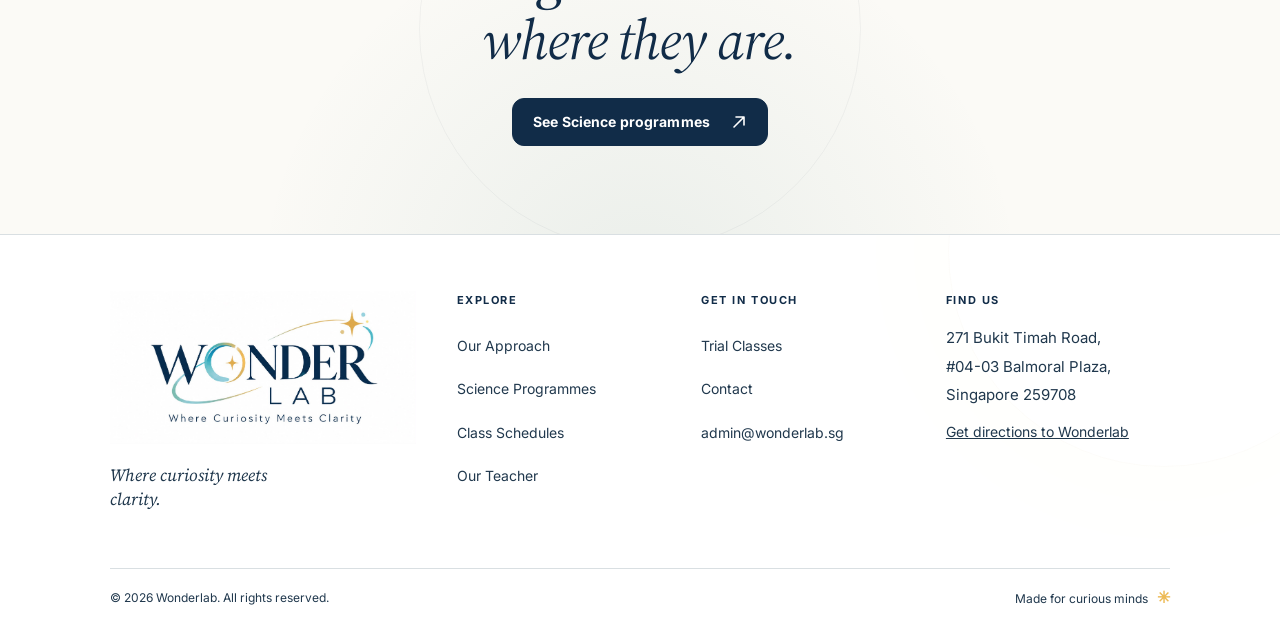
<file: our-approach.html>
<!doctype html><html lang="en-SG"><head><meta charset="utf-8"><meta http-equiv="Content-Security-Policy" content="default-src 'self'; base-uri 'self'; object-src 'none'; script-src 'self'; style-src 'self' 'unsafe-inline' https://fonts.googleapis.com; font-src 'self' https://fonts.gstatic.com; img-src 'self' data:; connect-src 'self' https://api.web3forms.com; form-action 'self' https://api.web3forms.com"><meta name="referrer" content="strict-origin-when-cross-origin"><meta name="viewport" content="width=device-width, initial-scale=1"><meta name="theme-color" content="#112C48"><meta name="description" content="Learn how Wonderlab helps primary pupils notice, understand and apply Science concepts with clear explanations."><meta property="og:site_name" content="Wonderlab"><meta property="og:title" content="Our Science Teaching Approach | Wonderlab Singapore"><meta property="og:description" content="Learn how Wonderlab helps primary pupils notice, understand and apply Science concepts with clear explanations."><meta property="og:type" content="website"><meta property="og:locale" content="en_SG"><meta name="twitter:card" content="summary_large_image"><meta name="twitter:title" content="Our Science Teaching Approach | Wonderlab Singapore"><meta name="twitter:description" content="Learn how Wonderlab helps primary pupils notice, understand and apply Science concepts with clear explanations."><title>Our Science Teaching Approach | Wonderlab Singapore</title><link rel="stylesheet" href="assets/site.css"><link rel="stylesheet" href="assets/responsive.css"><link rel="stylesheet" href="assets/site-polish.css"><link rel="stylesheet" href="assets/premium.css?v=uma-original-1"><link rel="stylesheet" href="assets/media.css"><link rel="stylesheet" href="assets/phase2.css"><link rel="stylesheet" href="assets/phase3.css?v=uma-original-1"><link rel="stylesheet" href="assets/original-brand.css?v=uma-final-visual-2"><script defer src="assets/content.js"></script><script defer src="assets/site.js?v=uma-original-1"></script><link rel="canonical" href="https://wonderlab.sg/our-approach.html">
<meta property="og:url" content="https://wonderlab.sg/our-approach.html">
<meta property="og:image" content="https://wonderlab.sg/assets/brand/original/wonderlabLogo.jpeg">
<meta property="og:image:width" content="1774"><meta property="og:image:height" content="887">
<meta property="og:image:alt" content="Wonderlab — Where curiosity meets clarity.">
<meta name="twitter:image" content="https://wonderlab.sg/assets/brand/original/wonderlabLogo.jpeg">
<meta name="twitter:image:alt" content="Wonderlab — Where curiosity meets clarity.">
<link rel="icon" href="assets/brand/original/favicon-original.ico" sizes="any"><link rel="icon" href="assets/brand/original/favicon-original-32.png" type="image/png" sizes="32x32"><link rel="apple-touch-icon" href="assets/brand/original/favicon-original-180.png">
<link rel="preload" href="assets/fonts/source-serif-4-roman-variable.woff2" as="font" type="font/woff2" crossorigin><link rel="preload" href="assets/fonts/source-serif-4-italic-variable.woff2" as="font" type="font/woff2" crossorigin><link rel="preload" href="assets/fonts/inter-roman-variable.woff2" as="font" type="font/woff2" crossorigin><link rel="stylesheet" href="assets/typography.css?v=uma-20261113-3"></head><body data-page="approach"><a class="skip-link" href="#main">Skip to content</a><header id="site-header"></header><main id="main"><section class="page-hero"><p class="eyebrow">The Wonderlab way</p><h1>Understand the why<br><em>behind Science.</em></h1><p class="lead">When children understand why something happens, they can do more than recall the answer. They can use what they know.</p><div class="page-hero-art approach-art" aria-hidden="true"><svg viewBox="0 0 260 220" fill="none"><path d="M58 132 124 72l75 65" stroke="#EDBA55" stroke-width="2" stroke-dasharray="5 7"/><circle cx="58" cy="132" r="30" fill="#dcebe3"/><circle cx="124" cy="72" r="39" fill="#f2e3c6"/><circle cx="199" cy="137" r="28" fill="#c9e1d8"/><path d="M48 134h20m-10-10v20M111 72h26m-13-13v26M190 137h18" stroke="#245e5a" stroke-width="3" stroke-linecap="round"/></svg><span class="art-chip chip-top">Ask</span><span class="art-chip chip-bottom">Explain</span><span class="art-number">01</span></div><div class="page-hero-mark">01 <span>—</span> Our Approach</div></section><section class="section story-section"><div class="section-label">Curiosity, guided with care <span>01 / 03</span></div><div class="story-grid"><h2>Make room<br>for <em>questions.</em></h2><div><p class="body-large">Science learning grows through curiosity and clarity. At Wonderlab, pupils are encouraged to notice, ask, discuss and connect observations with concepts.</p><p>Our teaching makes Science concepts approachable, with structured guidance and opportunities to practise explaining ideas in clear, scientific language.</p></div></div></section><section class="section image-story"><figure class="editorial-photo"><picture><source type="image/webp" srcset="assets/photos/pexels-classroom-learning-480.webp 480w, assets/photos/pexels-classroom-learning-960.webp 960w, assets/photos/pexels-classroom-learning-1600.webp 1600w" sizes="(max-width: 820px) 90vw, 600px"><img src="assets/photos/pexels-classroom-learning.jpg" alt="Children concentrate on written work in a classroom. Representative stock imagery, not a Wonderlab class." width="1600" height="1280" loading="lazy" decoding="async"></picture><figcaption>Classroom focus · Representative stock imagery, not a Wonderlab class · Yan Krukau / Pexels</figcaption></figure><div class="image-story-copy"><p class="eyebrow">The learning journey</p><h2>Notice.<br><em>Understand. Apply.</em></h2><p>Students learn to observe carefully, make connections between concepts and use their knowledge to explain what happens and why.</p><div class="learning-steps-inline"><span><b>01</b> Notice</span><span><b>02</b> Understand</span><span><b>03</b> Apply</span></div></div></section><section class="section cream-section"><div class="section-label">A learning rhythm <span>02 / 03</span></div><div class="section-heading"><h2>From wonder<br>to <em>understanding.</em></h2><p>Three simple habits help learning take root and move beyond the page.</p></div><div class="steps-grid"><article class="step-card"><span>01</span><h3>Notice</h3><p>Read a question carefully. Identify the observation, important conditions and what needs explaining.</p></article><article class="step-card"><span>02</span><h3>Understand</h3><p>Connect the observation to relevant Science concepts. Discuss the cause, process and result.</p></article><article class="step-card"><span>03</span><h3>Apply</h3><p>Use accurate scientific terms and evidence to answer unfamiliar questions in complete, clear explanations.</p></article></div></section><section class="outcomes-section"><div class="outcomes-title"><p class="eyebrow">What learning can feel like</p><h2>More than<br>the right answer.</h2></div><div class="outcomes-list"><p><span>01</span> A clearer grasp of key concepts</p><p><span>02</span> Greater confidence expressing ideas</p><p><span>03</span> Stronger connections across topics</p><p><span>04</span> A lasting interest in how things work</p></div></section><section class="center-cta"><p class="eyebrow">Explore what comes next</p><h2>Learning that meets them<br><em>where they are.</em></h2><a class="button button-dark" href="programmes.html">See Science programmes <svg class="icon-arrow" viewBox="0 0 16 16" aria-hidden="true" focusable="false"><path d="M3 13 13 3M5 3h8v8"/></svg></a></section></main><footer id="site-footer"></footer></body></html>
</file>
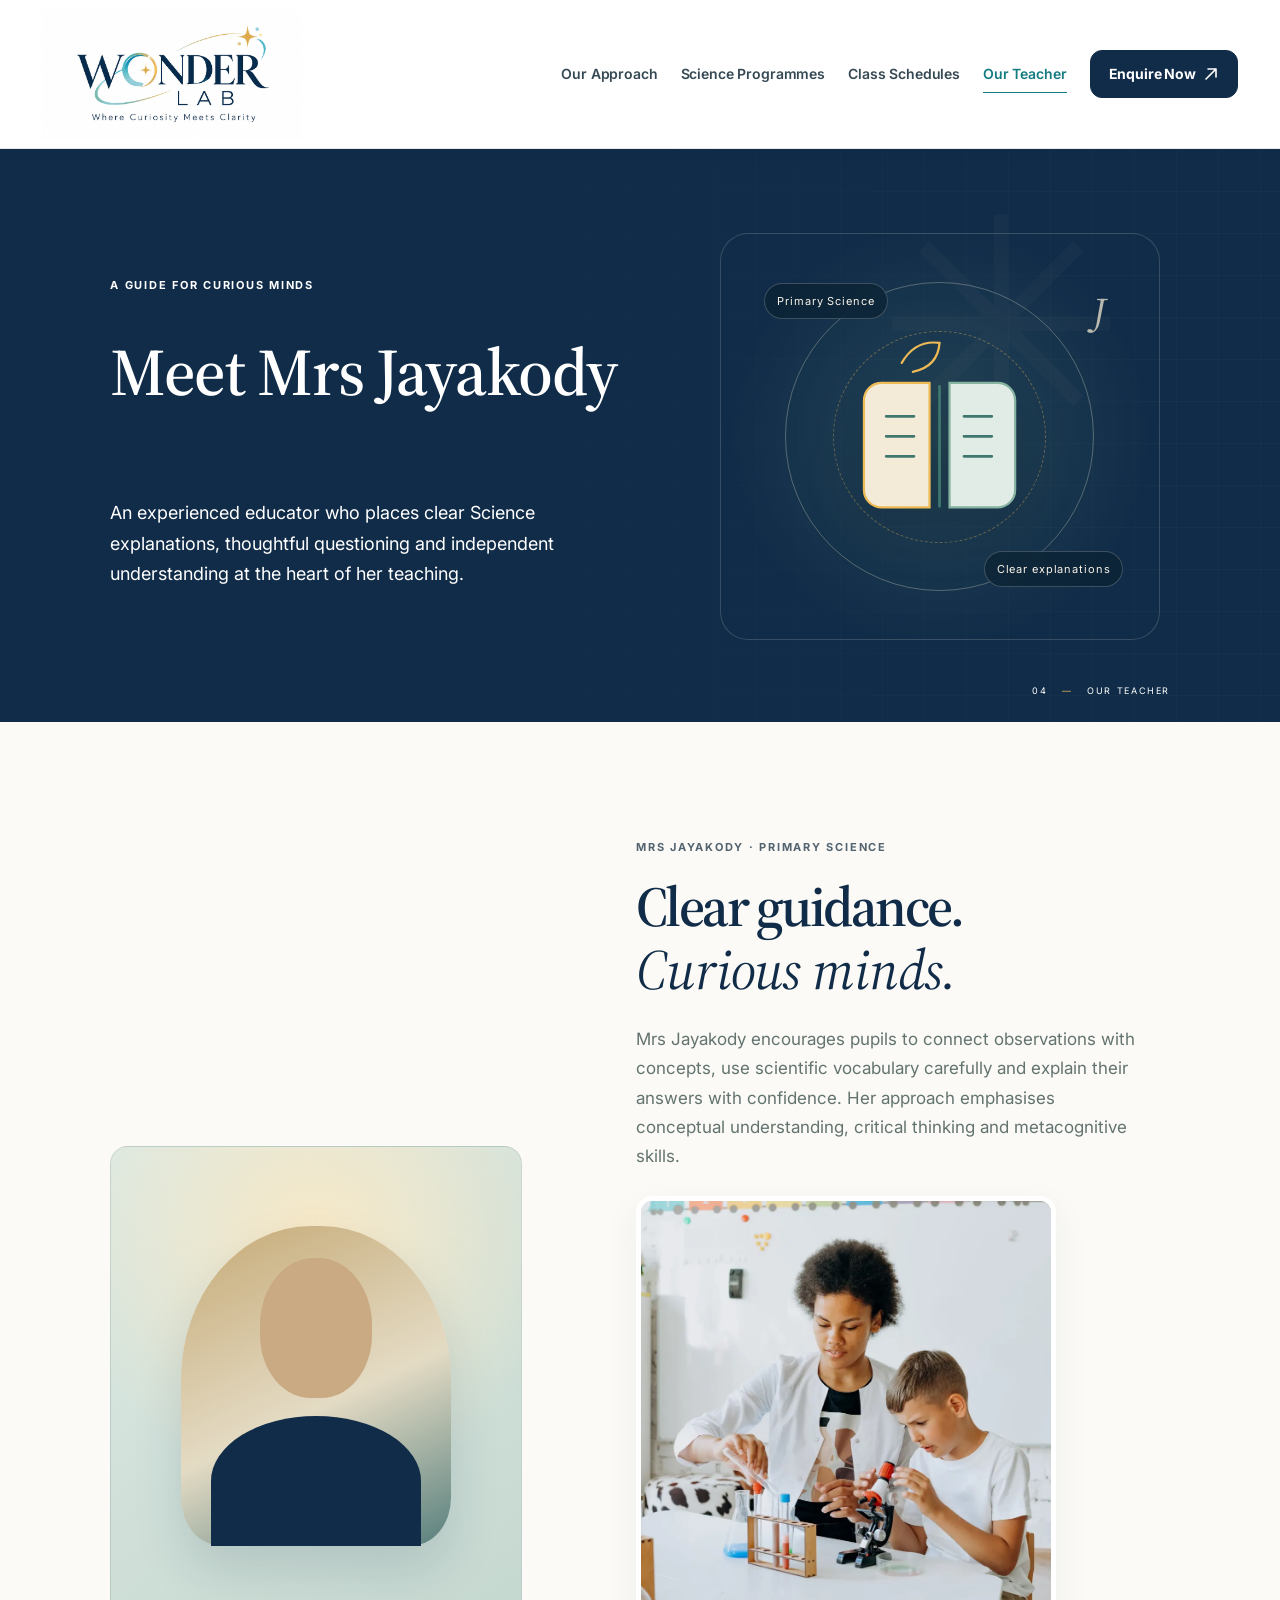
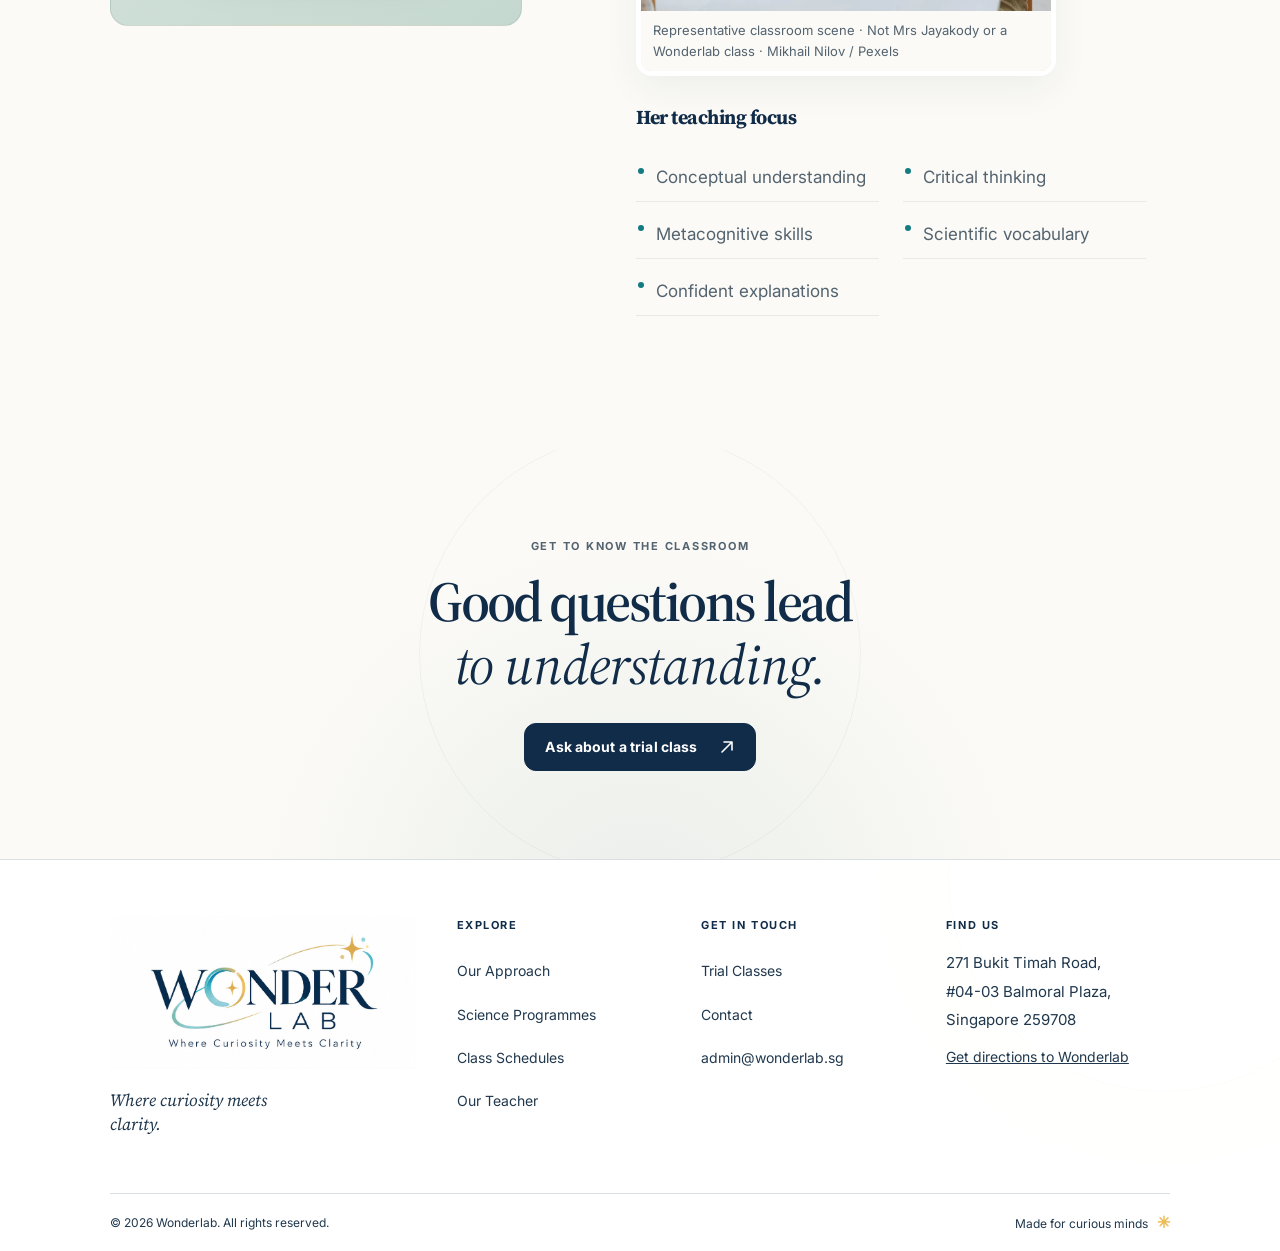
<file: our-teacher.html>
<!doctype html><html lang="en-SG"><head><meta charset="utf-8"><meta http-equiv="Content-Security-Policy" content="default-src 'self'; base-uri 'self'; object-src 'none'; script-src 'self'; style-src 'self' 'unsafe-inline' https://fonts.googleapis.com; font-src 'self' https://fonts.gstatic.com; img-src 'self' data:; connect-src 'self' https://api.web3forms.com; form-action 'self' https://api.web3forms.com"><meta name="referrer" content="strict-origin-when-cross-origin"><meta name="viewport" content="width=device-width, initial-scale=1"><meta name="theme-color" content="#112C48"><meta name="description" content="Meet Mrs Jayakody and learn about her approach to conceptual understanding and clear Science explanations."><meta property="og:site_name" content="Wonderlab"><meta property="og:title" content="Mrs Jayakody Primary Science Teacher | Wonderlab"><meta property="og:description" content="Meet Mrs Jayakody and learn about her approach to conceptual understanding and clear Science explanations."><meta property="og:type" content="website"><meta property="og:locale" content="en_SG"><meta name="twitter:card" content="summary_large_image"><meta name="twitter:title" content="Mrs Jayakody Primary Science Teacher | Wonderlab"><meta name="twitter:description" content="Meet Mrs Jayakody and learn about her approach to conceptual understanding and clear Science explanations."><title>Mrs Jayakody Primary Science Teacher | Wonderlab</title><link rel="stylesheet" href="assets/site.css"><link rel="stylesheet" href="assets/responsive.css"><link rel="stylesheet" href="assets/site-polish.css"><link rel="stylesheet" href="assets/premium.css?v=uma-original-1"><link rel="stylesheet" href="assets/media.css"><link rel="stylesheet" href="assets/phase2.css"><link rel="stylesheet" href="assets/phase3.css?v=uma-original-1"><link rel="stylesheet" href="assets/original-brand.css?v=uma-final-visual-2"><script defer src="assets/content.js"></script><script defer src="assets/site.js?v=uma-original-1"></script><link rel="canonical" href="https://wonderlab.sg/our-teacher.html">
<meta property="og:url" content="https://wonderlab.sg/our-teacher.html">
<meta property="og:image" content="https://wonderlab.sg/assets/brand/original/wonderlabLogo.jpeg">
<meta property="og:image:width" content="1774"><meta property="og:image:height" content="887">
<meta property="og:image:alt" content="Wonderlab — Where curiosity meets clarity.">
<meta name="twitter:image" content="https://wonderlab.sg/assets/brand/original/wonderlabLogo.jpeg">
<meta name="twitter:image:alt" content="Wonderlab — Where curiosity meets clarity.">
<link rel="icon" href="assets/brand/original/favicon-original.ico" sizes="any"><link rel="icon" href="assets/brand/original/favicon-original-32.png" type="image/png" sizes="32x32"><link rel="apple-touch-icon" href="assets/brand/original/favicon-original-180.png">
<link rel="preload" href="assets/fonts/source-serif-4-roman-variable.woff2" as="font" type="font/woff2" crossorigin><link rel="preload" href="assets/fonts/source-serif-4-italic-variable.woff2" as="font" type="font/woff2" crossorigin><link rel="preload" href="assets/fonts/inter-roman-variable.woff2" as="font" type="font/woff2" crossorigin><link rel="stylesheet" href="assets/typography.css?v=uma-20261113-3"></head><body data-page="teacher"><a class="skip-link" href="#main">Skip to content</a><header id="site-header"></header><main id="main"><section class="page-hero"><p class="eyebrow">A guide for curious minds</p><h1>Meet Mrs Jayakody</h1><p class="lead">An experienced educator who places clear Science explanations, thoughtful questioning and independent understanding at the heart of her teaching.</p><div class="page-hero-art teacher-art" aria-hidden="true"><svg viewBox="0 0 260 220" fill="none"><path d="M62 150V78c0-9 7-16 16-16h43v112H78c-9 0-16-7-16-16Z" fill="#f3ead7" stroke="#EDBA55" stroke-width="2"/><path d="M198 150V78c0-9-7-16-16-16h-43v112h43c9 0 16-7 16-16Z" fill="#e0ece5" stroke="#87b3a1" stroke-width="2"/><path d="M130 65v108M82 92h25m-25 18h25m-25 18h25m45-36h25m-25 18h25m-25 18h25" stroke="#3f776f" stroke-width="2.5" stroke-linecap="round"/><path d="M96 44c8-14 19-20 34-18-1 14-9 23-24 26" stroke="#EDBA55" stroke-width="2" stroke-linecap="round"/></svg><span class="art-chip chip-top">Primary Science</span><span class="art-chip chip-bottom">Clear explanations</span><span class="art-number">J</span></div><div class="page-hero-mark">04 <span>—</span> Our Teacher</div></section><section class="section teacher-profile"><div class="teacher-photo large-photo" role="img" aria-label="Illustration representing a teaching profile"><div class="photo-shape" aria-hidden="true"></div></div><div class="teacher-bio"><p class="eyebrow">Mrs Jayakody · Primary Science</p><h2>Clear guidance.<br><em>Curious minds.</em></h2><p>Mrs Jayakody encourages pupils to connect observations with concepts, use scientific vocabulary carefully and explain their answers with confidence. Her approach emphasises conceptual understanding, critical thinking and metacognitive skills.</p><figure class="teacher-context-photo"><picture><source type="image/webp" srcset="assets/photos/pexels-microscope-learning-480.webp 480w, assets/photos/pexels-microscope-learning-960.webp 960w, assets/photos/pexels-microscope-learning-1600.webp 1600w" sizes="(max-width: 820px) 90vw, 600px"><img src="assets/photos/pexels-microscope-learning.jpg" alt="A teacher guides a child using a microscope. Representative stock imagery, not Mrs Jayakody or a Wonderlab class." width="1600" height="2400" loading="lazy" decoding="async"></picture><figcaption>Representative classroom scene · Not Mrs Jayakody or a Wonderlab class · Mikhail Nilov / Pexels</figcaption></figure><h3>Her teaching focus</h3><ul class="teacher-focus-list"><li>Conceptual understanding</li><li>Critical thinking</li><li>Metacognitive skills</li><li>Scientific vocabulary</li><li>Confident explanations</li></ul></div></section><section class="center-cta"><p class="eyebrow">Get to know the classroom</p><h2>Good questions lead<br><em>to understanding.</em></h2><a class="button button-dark" href="trial-classes.html">Ask about a trial class <svg class="icon-arrow" viewBox="0 0 16 16" aria-hidden="true" focusable="false"><path d="M3 13 13 3M5 3h8v8"/></svg></a></section></main><footer id="site-footer"></footer></body></html>
</file>
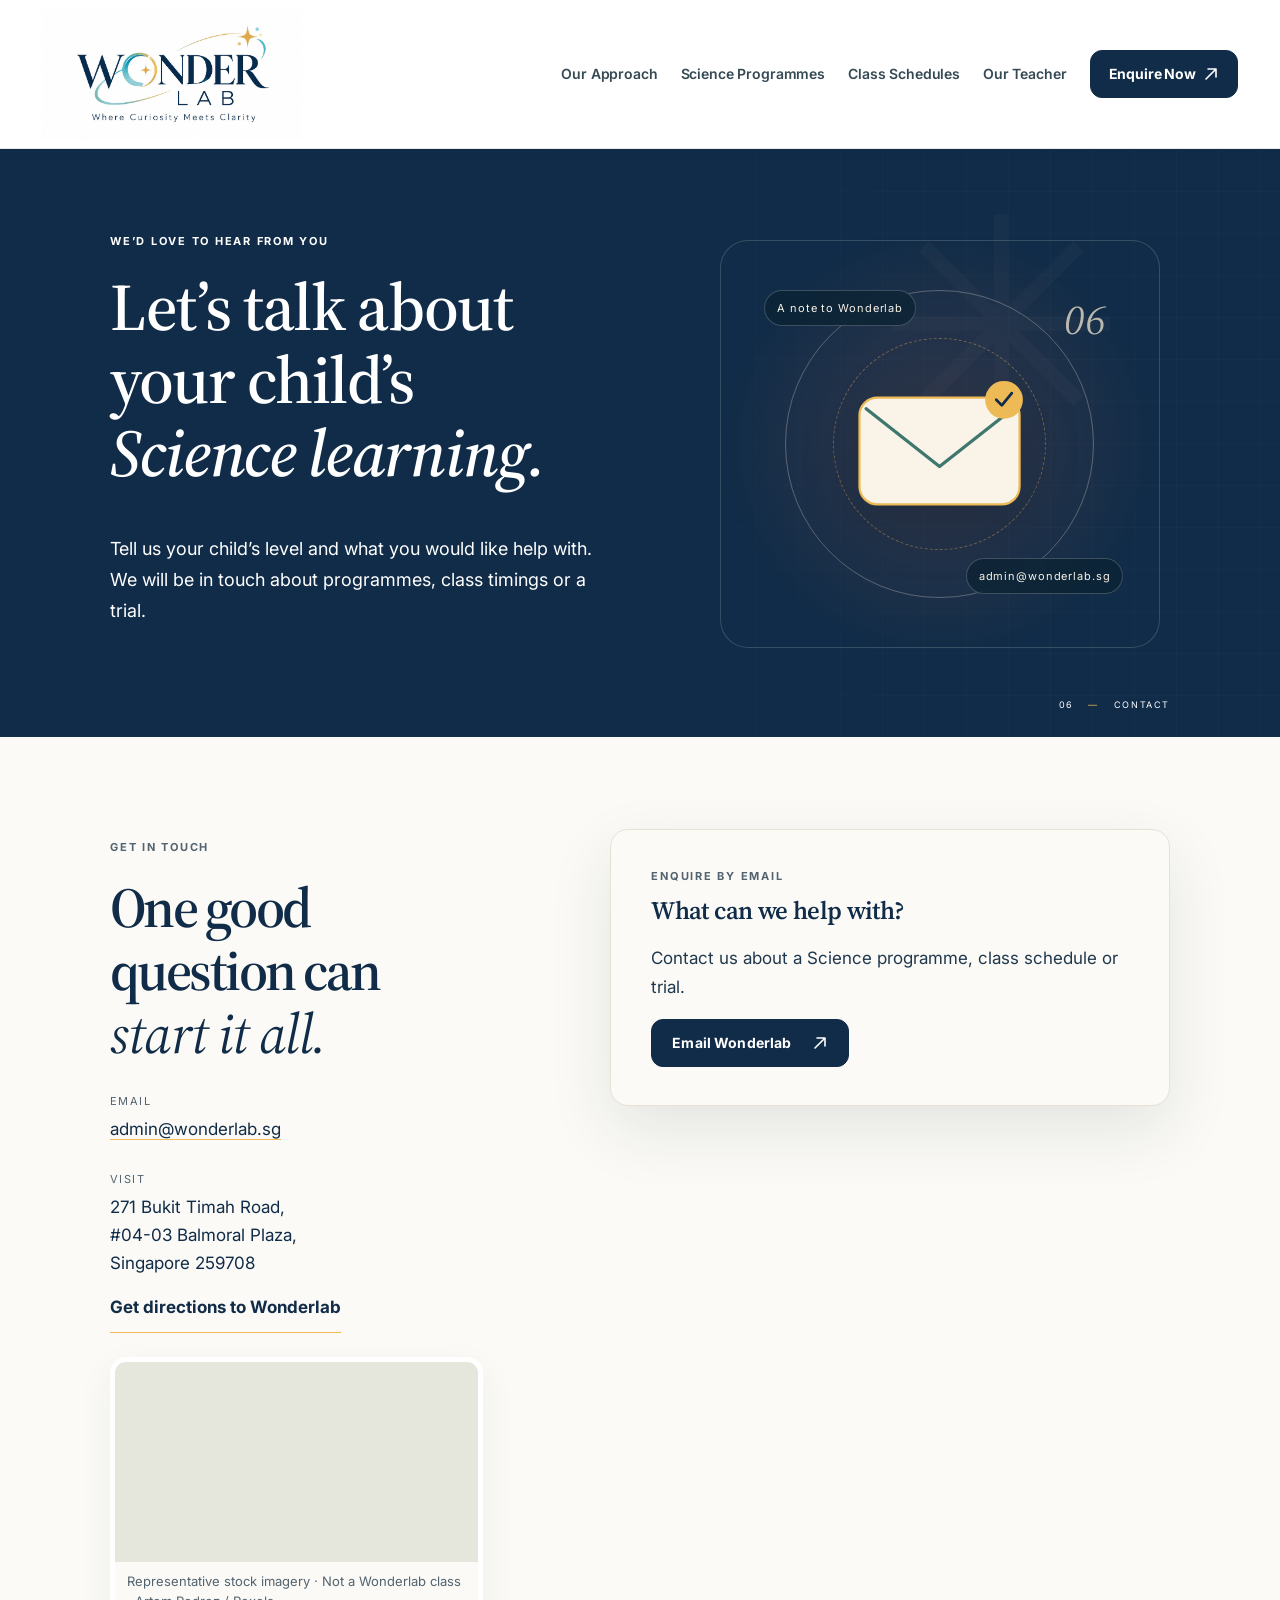
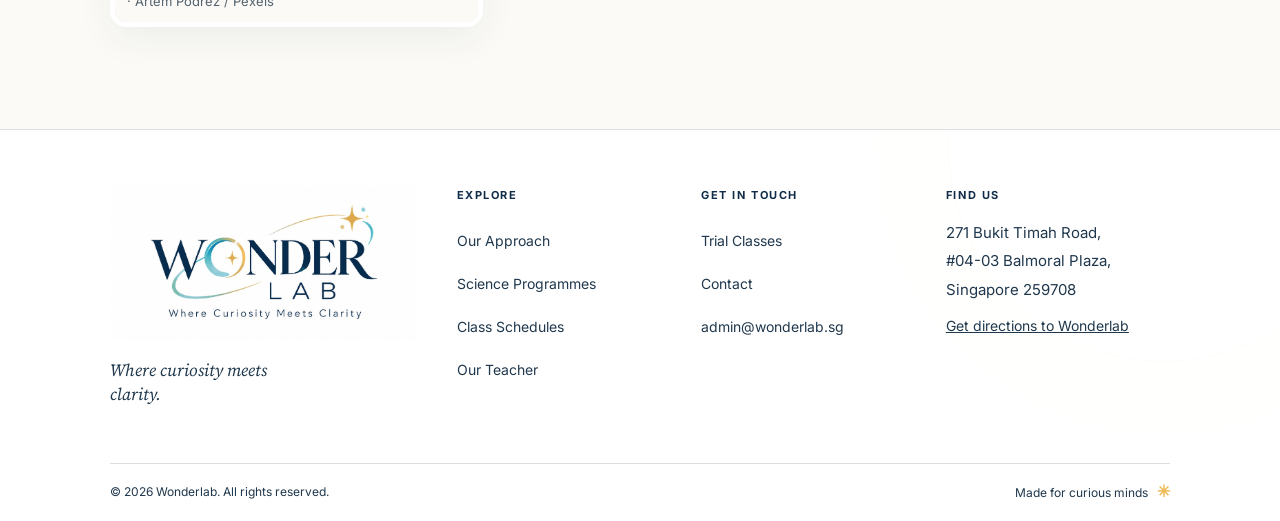
<file: privacy-policy.html>
<!doctype html><html lang="en-SG"><head><meta charset="utf-8"><meta http-equiv="Content-Security-Policy" content="default-src 'self'; base-uri 'self'; object-src 'none'; script-src 'self'; style-src 'self' 'unsafe-inline' https://fonts.googleapis.com; font-src 'self' https://fonts.gstatic.com; img-src 'self' data:; connect-src 'self' https://api.web3forms.com; form-action 'self' https://api.web3forms.com"><meta name="referrer" content="strict-origin-when-cross-origin"><meta name="viewport" content="width=device-width, initial-scale=1"><meta name="theme-color" content="#112C48"><meta name="description" content="Contact Wonderlab for enquiries."><meta name="robots" content="noindex,nofollow"><meta http-equiv="refresh" content="0;url=contact.html"><meta property="og:site_name" content="Wonderlab"><meta property="og:title" content="Contact Wonderlab"><meta property="og:description" content="Contact Wonderlab for enquiries."><meta property="og:type" content="website"><meta property="og:locale" content="en_SG"><title>Contact Wonderlab | Wonderlab</title><link rel="stylesheet" href="assets/site.css"><link rel="stylesheet" href="assets/responsive.css"><link rel="stylesheet" href="assets/site-polish.css"><link rel="stylesheet" href="assets/premium.css?v=uma-original-1"><link rel="stylesheet" href="assets/media.css"><script defer src="assets/content.js"></script><script defer src="assets/site.js?v=uma-original-1"></script><link rel="icon" href="assets/brand/original/favicon-original.ico" sizes="any"><link rel="icon" href="assets/brand/original/favicon-original-32.png" type="image/png" sizes="32x32"><link rel="apple-touch-icon" href="assets/brand/original/favicon-original-180.png">
<link rel="preload" href="assets/fonts/source-serif-4-roman-variable.woff2" as="font" type="font/woff2" crossorigin><link rel="preload" href="assets/fonts/source-serif-4-italic-variable.woff2" as="font" type="font/woff2" crossorigin><link rel="preload" href="assets/fonts/inter-roman-variable.woff2" as="font" type="font/woff2" crossorigin><link rel="stylesheet" href="assets/typography.css?v=uma-20261113-3"></head><body><main><p><a href="contact.html">Continue to Wonderlab contact</a></p></main></body></html>
</file>
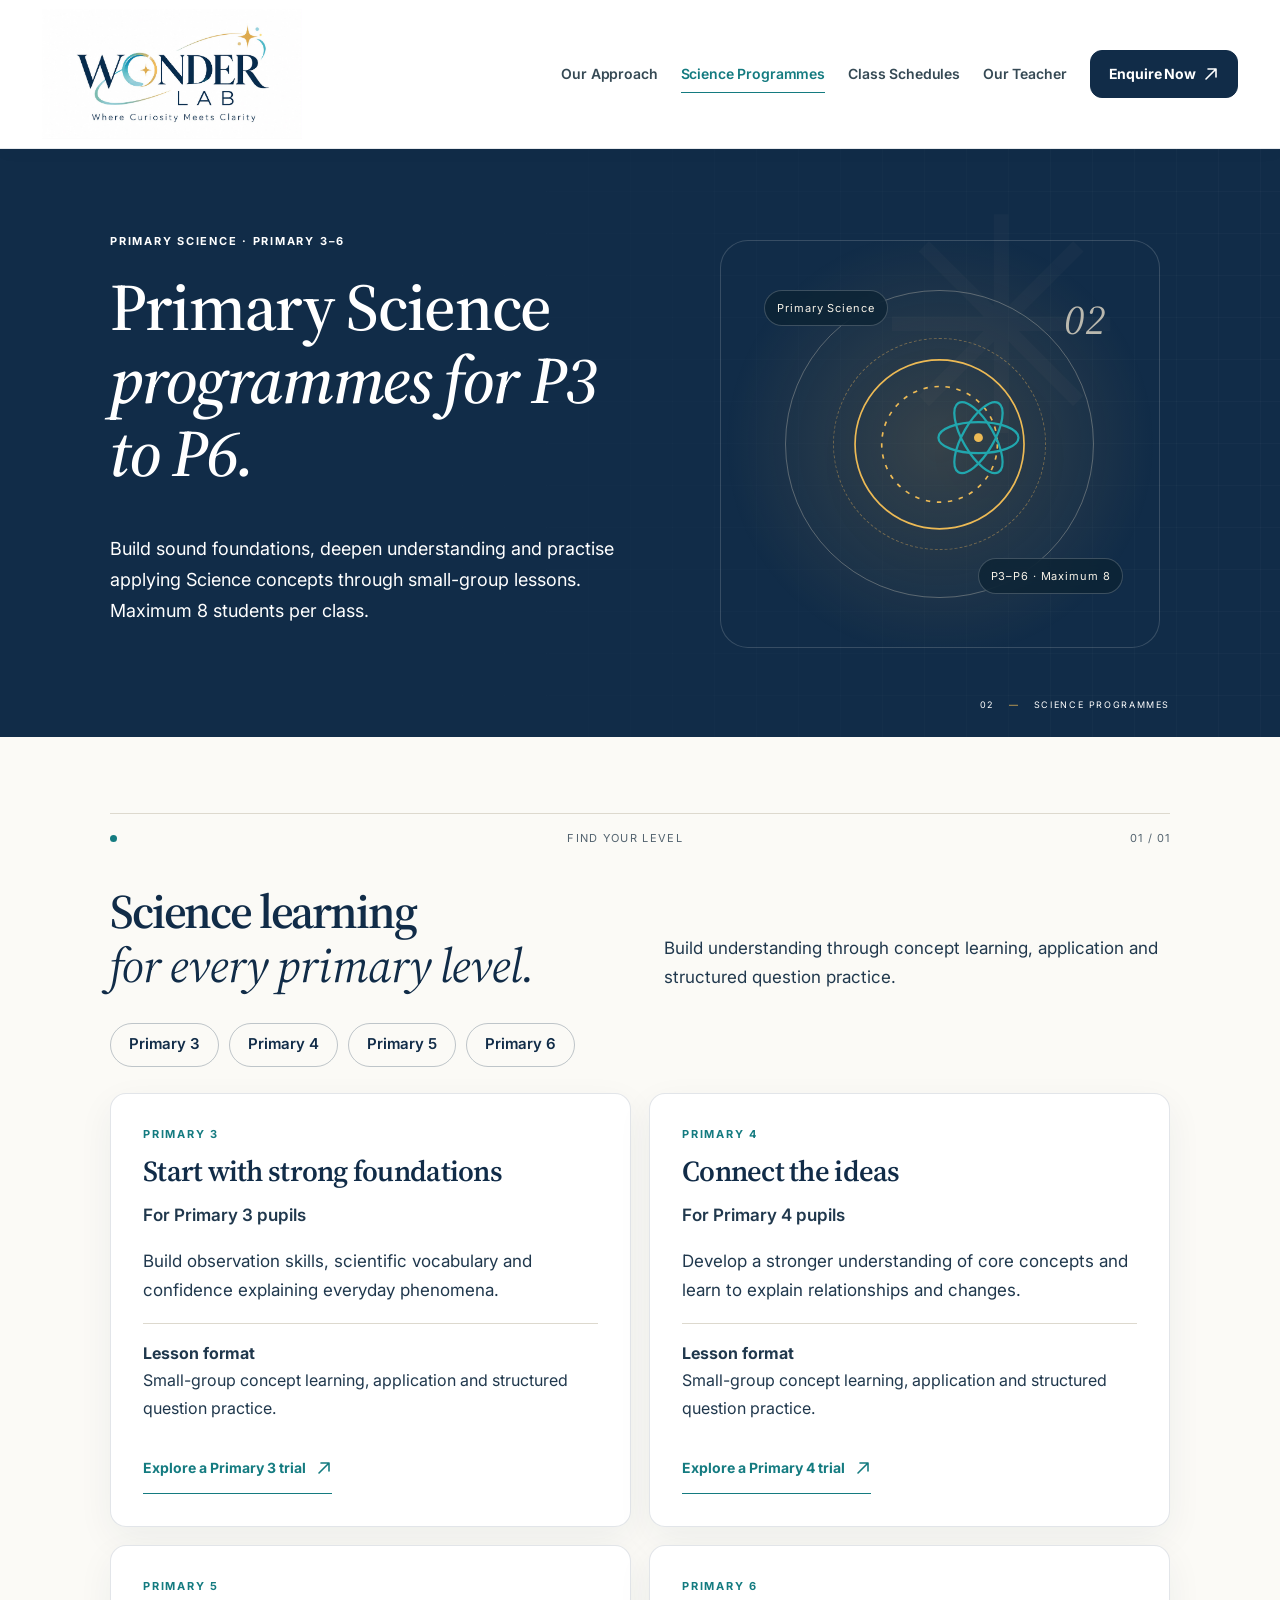
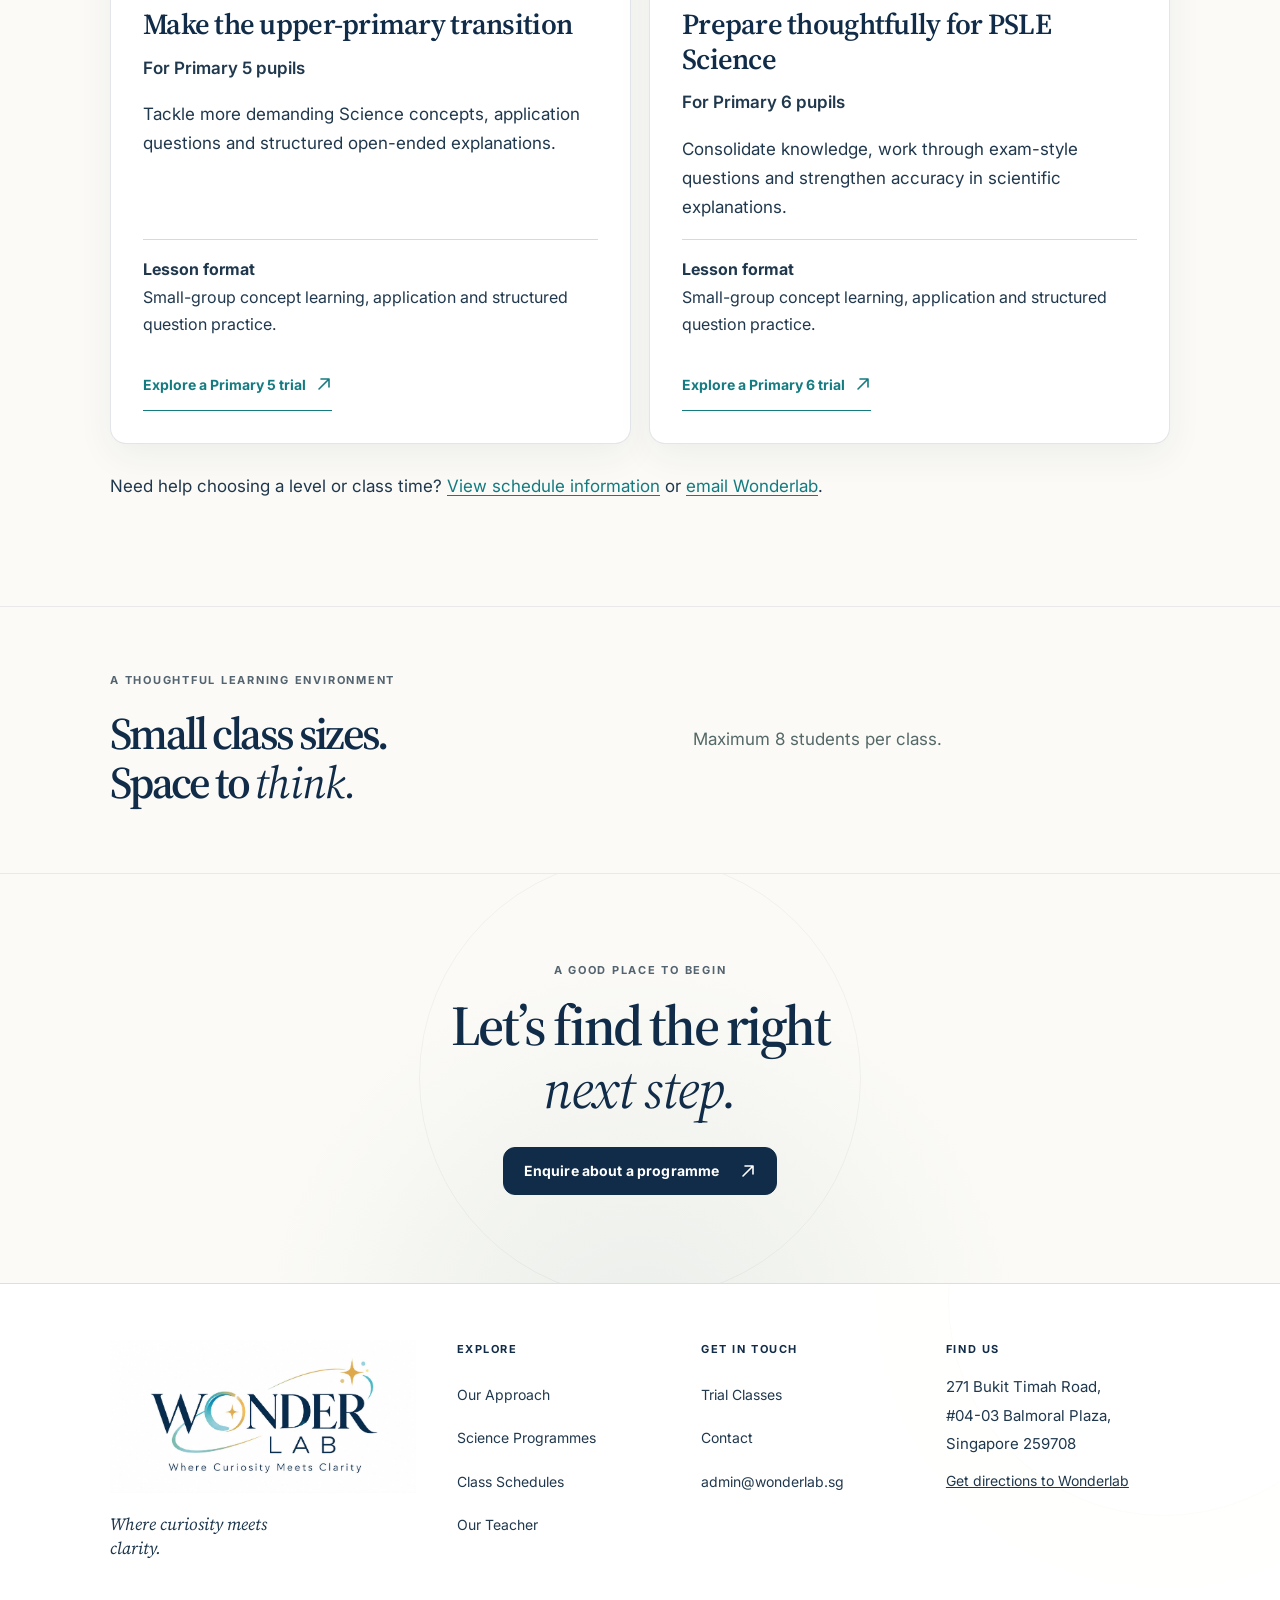
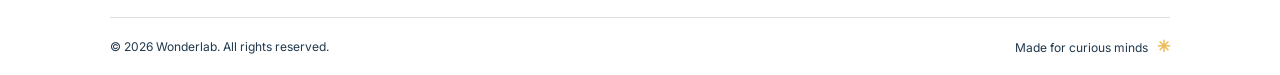
<file: programmes.html>
<!doctype html>
<html lang="en-SG">
<head>
  <meta charset="utf-8"><meta http-equiv="Content-Security-Policy" content="default-src 'self'; base-uri 'self'; object-src 'none'; script-src 'self'; style-src 'self' 'unsafe-inline' https://fonts.googleapis.com; font-src 'self' https://fonts.gstatic.com; img-src 'self' data:; connect-src 'self' https://api.web3forms.com; form-action 'self' https://api.web3forms.com"><meta name="referrer" content="strict-origin-when-cross-origin"><meta name="viewport" content="width=device-width, initial-scale=1"><meta name="theme-color" content="#112C48">
  <meta name="description" content="Explore Wonderlab’s Primary 3 to 6 Science learning focus, from foundations to PSLE Science preparation."><meta property="og:site_name" content="Wonderlab"><meta property="og:title" content="Primary Science Programmes P3-P6 | Wonderlab"><meta property="og:description" content="Explore Wonderlab’s Primary 3 to 6 Science learning focus, from foundations to PSLE Science preparation."><meta property="og:type" content="website"><meta property="og:locale" content="en_SG"><meta name="twitter:card" content="summary_large_image"><meta name="twitter:title" content="Primary Science Programmes P3-P6 | Wonderlab"><meta name="twitter:description" content="Explore Wonderlab’s Primary 3 to 6 Science learning focus, from foundations to PSLE Science preparation."><title>Primary Science Programmes P3-P6 | Wonderlab</title>
  <link rel="stylesheet" href="assets/site.css"><link rel="stylesheet" href="assets/responsive.css"><link rel="stylesheet" href="assets/site-polish.css"><link rel="stylesheet" href="assets/premium.css?v=uma-original-1"><link rel="stylesheet" href="assets/media.css"><link rel="stylesheet" href="assets/phase2.css"><link rel="stylesheet" href="assets/phase3.css?v=uma-original-1"><link rel="stylesheet" href="assets/original-brand.css?v=uma-final-visual-2"><script defer src="assets/content.js"></script><script defer src="assets/site.js?v=uma-original-1"></script>
<link rel="canonical" href="https://wonderlab.sg/programmes.html">
<meta property="og:url" content="https://wonderlab.sg/programmes.html">
<meta property="og:image" content="https://wonderlab.sg/assets/brand/original/wonderlabLogo.jpeg">
<meta property="og:image:width" content="1774"><meta property="og:image:height" content="887">
<meta property="og:image:alt" content="Wonderlab — Where curiosity meets clarity.">
<meta name="twitter:image" content="https://wonderlab.sg/assets/brand/original/wonderlabLogo.jpeg">
<meta name="twitter:image:alt" content="Wonderlab — Where curiosity meets clarity.">
<link rel="icon" href="assets/brand/original/favicon-original.ico" sizes="any"><link rel="icon" href="assets/brand/original/favicon-original-32.png" type="image/png" sizes="32x32"><link rel="apple-touch-icon" href="assets/brand/original/favicon-original-180.png">
<link rel="preload" href="assets/fonts/source-serif-4-roman-variable.woff2" as="font" type="font/woff2" crossorigin><link rel="preload" href="assets/fonts/source-serif-4-italic-variable.woff2" as="font" type="font/woff2" crossorigin><link rel="preload" href="assets/fonts/inter-roman-variable.woff2" as="font" type="font/woff2" crossorigin><link rel="stylesheet" href="assets/typography.css?v=uma-20261113-3"></head>
<body data-page="programmes"><a class="skip-link" href="#main">Skip to content</a><header id="site-header"></header>
<main id="main">
  <section class="page-hero"><p class="eyebrow">Primary Science · Primary 3–6</p><h1>Primary Science<br><em>programmes for P3 to P6.</em></h1><p class="lead">Build sound foundations, deepen understanding and practise applying Science concepts through small-group lessons. Maximum 8 students per class.</p><div class="page-hero-art programmes-art" aria-hidden="true"><svg viewBox="0 0 260 220" fill="none"><circle cx="130" cy="110" r="76" stroke="#EDBA55" stroke-width="1.5"/><circle cx="130" cy="110" r="52" stroke="#EDBA55" stroke-width="1.5" stroke-dasharray="4 6"/><ellipse cx="165" cy="104" rx="36" ry="14" stroke="#21A7AE" stroke-width="2"/><ellipse cx="165" cy="104" rx="36" ry="14" transform="rotate(60 165 104)" stroke="#21A7AE" stroke-width="2"/><ellipse cx="165" cy="104" rx="36" ry="14" transform="rotate(120 165 104)" stroke="#21A7AE" stroke-width="2"/><circle cx="165" cy="104" r="4" fill="#EDBA55"/></svg><span class="art-chip chip-top">Primary Science</span><span class="art-chip chip-bottom">P3–P6 · Maximum 8</span><span class="art-number">02</span></div><div class="page-hero-mark">02 <span>—</span> Science Programmes</div></section>
  <section class="section cream-section programme-list"><div class="section-label">Find your level <span>01 / 01</span></div><div class="programme-intro"><h2>Science learning<br><em>for every primary level.</em></h2><p hidden data-approval="curriculum-owner">Selected syllabus topics are reinforced through practical activities, alongside concept learning, application and structured question practice.</p><p>Build understanding through concept learning, application and structured question practice.</p></div>
    <nav class="level-nav" aria-label="Choose a primary level"><a href="#primary-3">Primary 3</a><a href="#primary-4">Primary 4</a><a href="#primary-5">Primary 5</a><a href="#primary-6">Primary 6</a></nav>
    <div class="programme-level-grid">
      <article class="programme-level-card" id="primary-3"><p class="eyebrow">Primary 3</p><h3>Start with strong foundations</h3><p class="programme-audience">For Primary 3 pupils</p><p>Build observation skills, scientific vocabulary and confidence explaining everyday phenomena.</p><p class="programme-format"><strong>Lesson format</strong><br>Small-group concept learning, application and structured question practice.</p><a class="text-link" href="trial-classes.html">Explore a Primary 3 trial <svg class="icon-arrow" viewBox="0 0 16 16" aria-hidden="true" focusable="false"><path d="M3 13 13 3M5 3h8v8"/></svg></a></article>
      <article class="programme-level-card" id="primary-4"><p class="eyebrow">Primary 4</p><h3>Connect the ideas</h3><p class="programme-audience">For Primary 4 pupils</p><p>Develop a stronger understanding of core concepts and learn to explain relationships and changes.</p><p class="programme-format"><strong>Lesson format</strong><br>Small-group concept learning, application and structured question practice.</p><a class="text-link" href="trial-classes.html">Explore a Primary 4 trial <svg class="icon-arrow" viewBox="0 0 16 16" aria-hidden="true" focusable="false"><path d="M3 13 13 3M5 3h8v8"/></svg></a></article>
      <article class="programme-level-card" id="primary-5"><p class="eyebrow">Primary 5</p><h3>Make the upper-primary transition</h3><p class="programme-audience">For Primary 5 pupils</p><p>Tackle more demanding Science concepts, application questions and structured open-ended explanations.</p><p class="programme-format"><strong>Lesson format</strong><br>Small-group concept learning, application and structured question practice.</p><a class="text-link" href="trial-classes.html">Explore a Primary 5 trial <svg class="icon-arrow" viewBox="0 0 16 16" aria-hidden="true" focusable="false"><path d="M3 13 13 3M5 3h8v8"/></svg></a></article>
      <article class="programme-level-card" id="primary-6"><p class="eyebrow">Primary 6</p><h3>Prepare thoughtfully for PSLE Science</h3><p class="programme-audience">For Primary 6 pupils</p><p>Consolidate knowledge, work through exam-style questions and strengthen accuracy in scientific explanations.</p><p class="programme-format"><strong>Lesson format</strong><br>Small-group concept learning, application and structured question practice.</p><a class="text-link" href="trial-classes.html">Explore a Primary 6 trial <svg class="icon-arrow" viewBox="0 0 16 16" aria-hidden="true" focusable="false"><path d="M3 13 13 3M5 3h8v8"/></svg></a></article>
    </div>
    <p class="programme-enquiry">Need help choosing a level or class time? <a href="class-schedules.html">View schedule information</a> or <a href="mailto:admin@wonderlab.sg">email Wonderlab</a>.</p>
  </section>
  <section class="small-class-band"><div><p class="eyebrow">A thoughtful learning environment</p><h2>Small class sizes.<br>Space to <em>think.</em></h2></div><p>Maximum 8 students per class.</p></section>
  <section class="center-cta"><p class="eyebrow">A good place to begin</p><h2>Let’s find the right<br><em>next step.</em></h2><a class="button button-dark" href="mailto:admin@wonderlab.sg?subject=Science%20programme%20enquiry">Enquire about a programme <svg class="icon-arrow" viewBox="0 0 16 16" aria-hidden="true" focusable="false"><path d="M3 13 13 3M5 3h8v8"/></svg></a></section>
</main><footer id="site-footer"></footer></body></html>
</file>
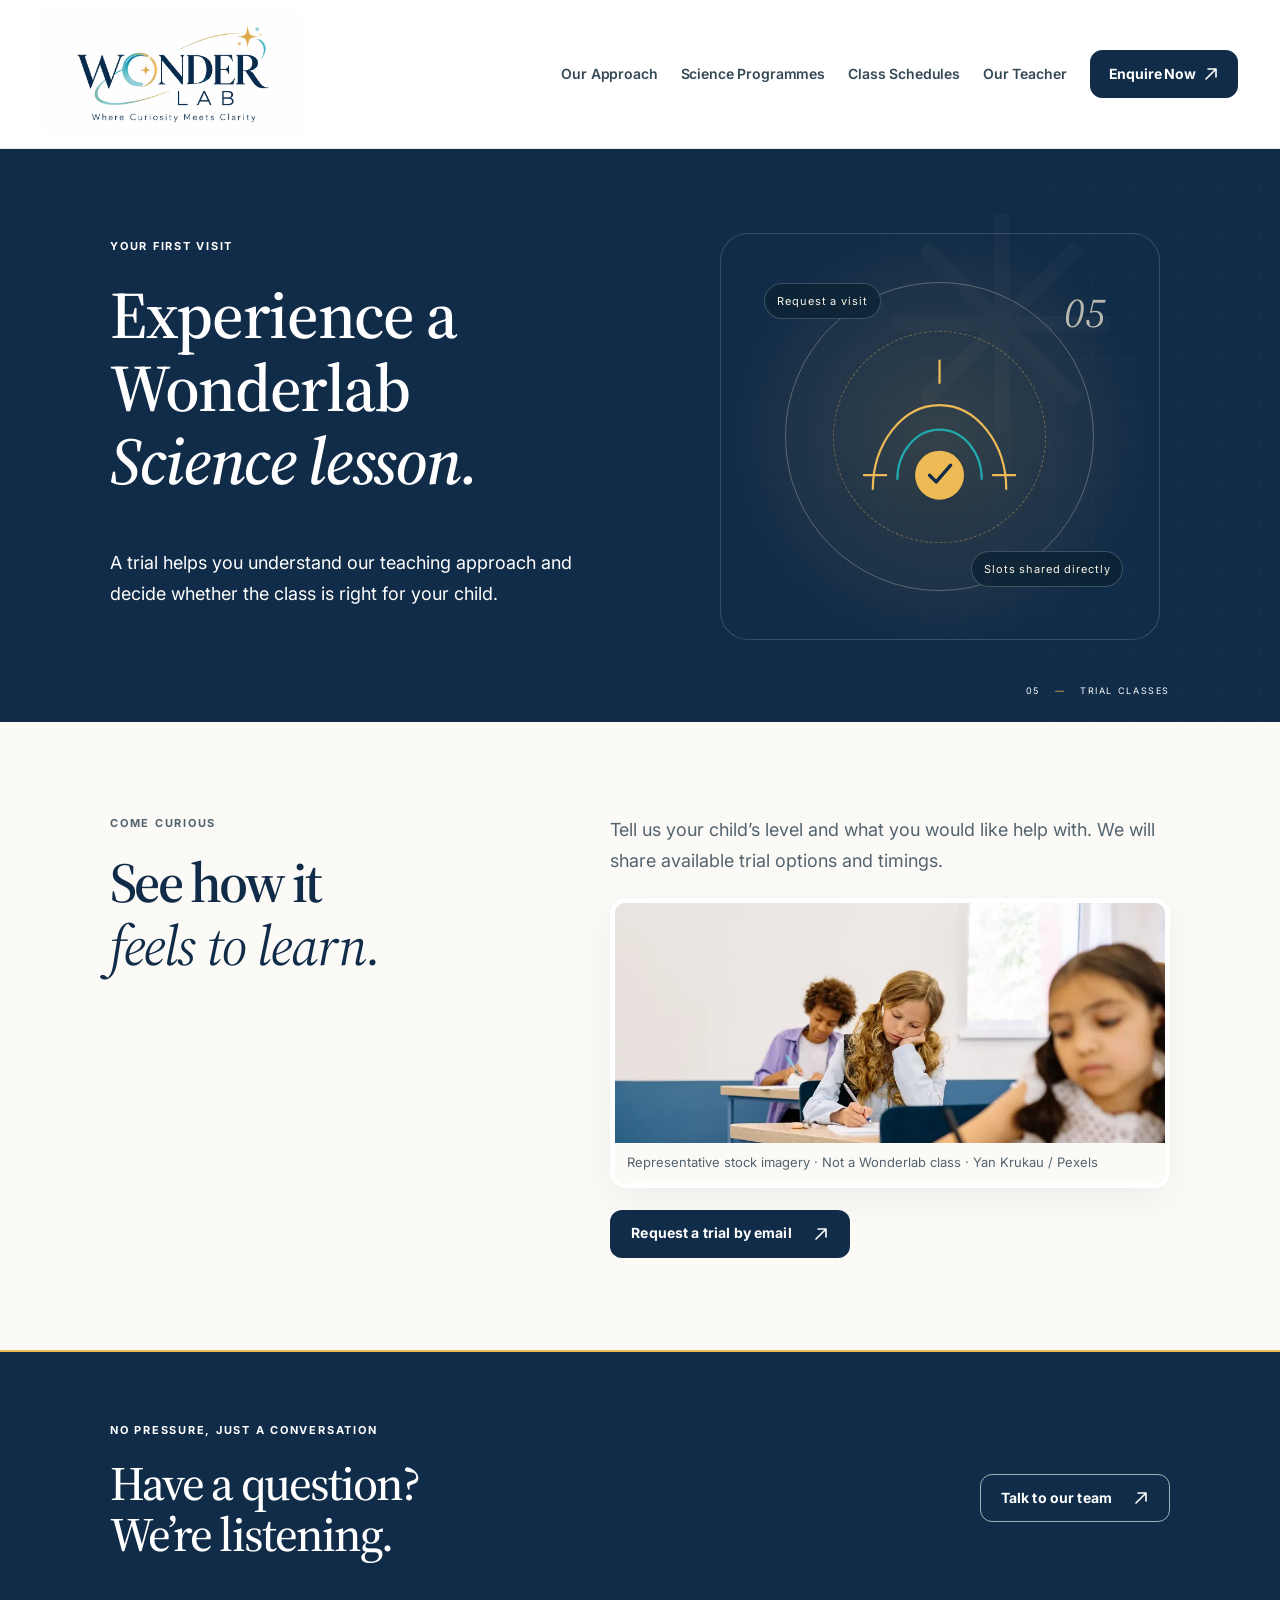
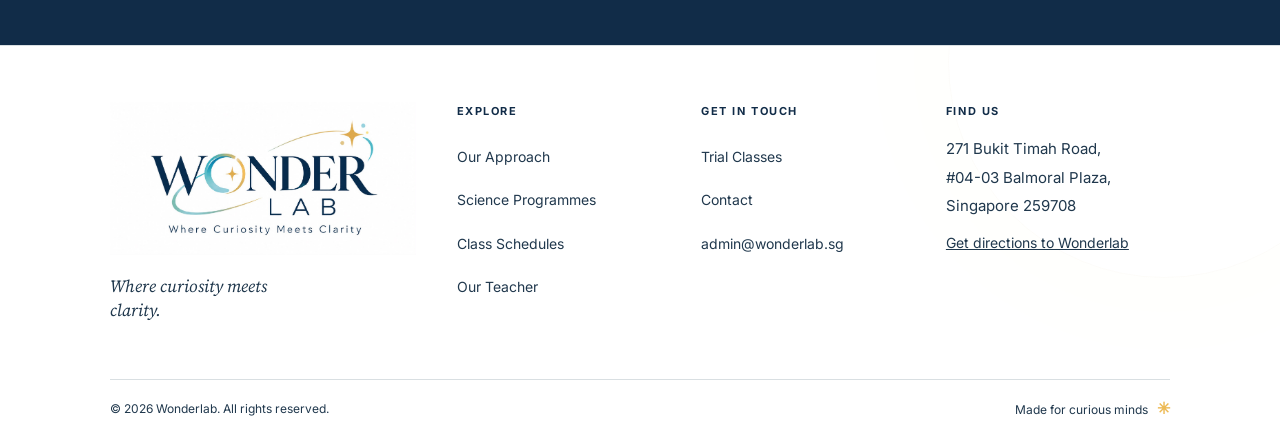
<file: trial-classes.html>
<!doctype html><html lang="en-SG"><head><meta charset="utf-8"><meta http-equiv="Content-Security-Policy" content="default-src 'self'; base-uri 'self'; object-src 'none'; script-src 'self'; style-src 'self' 'unsafe-inline' https://fonts.googleapis.com; font-src 'self' https://fonts.gstatic.com; img-src 'self' data:; connect-src 'self' https://api.web3forms.com; form-action 'self' https://api.web3forms.com"><meta name="referrer" content="strict-origin-when-cross-origin"><meta name="viewport" content="width=device-width, initial-scale=1"><meta name="theme-color" content="#112C48"><meta name="description" content="Enquire about a trial Primary Science lesson at Wonderlab for Primary 3 to 6 pupils."><meta property="og:site_name" content="Wonderlab"><meta property="og:title" content="Primary Science Trial Classes | Wonderlab"><meta property="og:description" content="Enquire about a trial Primary Science lesson at Wonderlab for Primary 3 to 6 pupils."><meta property="og:type" content="website"><meta property="og:locale" content="en_SG"><meta name="twitter:card" content="summary_large_image"><meta name="twitter:title" content="Primary Science Trial Classes | Wonderlab"><meta name="twitter:description" content="Enquire about a trial Primary Science lesson at Wonderlab for Primary 3 to 6 pupils."><title>Primary Science Trial Classes | Wonderlab</title><link rel="stylesheet" href="assets/site.css"><link rel="stylesheet" href="assets/responsive.css"><link rel="stylesheet" href="assets/site-polish.css"><link rel="stylesheet" href="assets/premium.css?v=uma-original-1"><link rel="stylesheet" href="assets/media.css"><link rel="stylesheet" href="assets/phase2.css"><link rel="stylesheet" href="assets/phase3.css?v=uma-original-1"><link rel="stylesheet" href="assets/original-brand.css?v=uma-final-visual-2"><script defer src="assets/content.js"></script><script defer src="assets/site.js?v=uma-original-1"></script><link rel="canonical" href="https://wonderlab.sg/trial-classes.html">
<meta property="og:url" content="https://wonderlab.sg/trial-classes.html">
<meta property="og:image" content="https://wonderlab.sg/assets/brand/original/wonderlabLogo.jpeg">
<meta property="og:image:width" content="1774"><meta property="og:image:height" content="887">
<meta property="og:image:alt" content="Wonderlab — Where curiosity meets clarity.">
<meta name="twitter:image" content="https://wonderlab.sg/assets/brand/original/wonderlabLogo.jpeg">
<meta name="twitter:image:alt" content="Wonderlab — Where curiosity meets clarity.">
<link rel="icon" href="assets/brand/original/favicon-original.ico" sizes="any"><link rel="icon" href="assets/brand/original/favicon-original-32.png" type="image/png" sizes="32x32"><link rel="apple-touch-icon" href="assets/brand/original/favicon-original-180.png">
<link rel="preload" href="assets/fonts/source-serif-4-roman-variable.woff2" as="font" type="font/woff2" crossorigin><link rel="preload" href="assets/fonts/source-serif-4-italic-variable.woff2" as="font" type="font/woff2" crossorigin><link rel="preload" href="assets/fonts/inter-roman-variable.woff2" as="font" type="font/woff2" crossorigin><link rel="stylesheet" href="assets/typography.css?v=uma-20261113-3"></head><body data-page="trial"><a class="skip-link" href="#main">Skip to content</a><header id="site-header"></header><main id="main"><section class="page-hero"><p class="eyebrow">Your first visit</p><h1>Experience a Wonderlab<br><em>Science lesson.</em></h1><p class="lead">A trial helps you understand our teaching approach and decide whether the class is right for your child.</p><div class="page-hero-art trial-art" aria-hidden="true"><svg viewBox="0 0 260 220" fill="none"><path d="M70 158c0-42 27-76 60-76s60 34 60 76" stroke="#EDBA55" stroke-width="2"/><path d="M92 149c0-25 17-45 38-45s38 20 38 45" stroke="#21A7AE" stroke-width="2"/><circle cx="130" cy="145" r="22" fill="#EDBA55"/><path d="m121 145 6 6 13-15" stroke="#112C48" stroke-width="3" stroke-linecap="round" stroke-linejoin="round"/><path d="M130 42v20m-68 83h20m96 0h20" stroke="#EDBA55" stroke-width="2" stroke-linecap="round"/></svg><span class="art-chip chip-top">Request a visit</span><span class="art-chip chip-bottom">Slots shared directly</span><span class="art-number">05</span></div><div class="page-hero-mark">05 <span>—</span> Trial Classes</div></section><section class="section trial-content"><div class="trial-intro"><p class="eyebrow">Come curious</p><h2>See how it<br><em>feels to learn.</em></h2></div><div class="trial-details"><p class="body-large">Tell us your child’s level and what you would like help with. We will share available trial options and timings.</p><figure class="trial-context-photo"><picture><source type="image/webp" srcset="assets/photos/pexels-classroom-learning-480.webp 480w, assets/photos/pexels-classroom-learning-960.webp 960w, assets/photos/pexels-classroom-learning-1600.webp 1600w" sizes="(max-width: 820px) 90vw, 600px"><img src="assets/photos/pexels-classroom-learning.jpg" alt="Children concentrate on written work in a classroom. Representative stock imagery, not a Wonderlab trial class." width="1600" height="1280" loading="lazy" decoding="async"></picture><figcaption>Representative stock imagery · Not a Wonderlab class · Yan Krukau / Pexels</figcaption></figure><a class="button button-gold" href="mailto:admin@wonderlab.sg?subject=Wonderlab%20trial%20class%20enquiry">Request a trial by email <svg class="icon-arrow" viewBox="0 0 16 16" aria-hidden="true" focusable="false"><path d="M3 13 13 3M5 3h8v8"/></svg></a></div></section><section class="trial-band"><div><p class="eyebrow">No pressure, just a conversation</p><h2>Have a question?<br>We’re listening.</h2></div><a class="button button-outline-light" href="contact.html">Talk to our team <svg class="icon-arrow" viewBox="0 0 16 16" aria-hidden="true" focusable="false"><path d="M3 13 13 3M5 3h8v8"/></svg></a></section></main><footer id="site-footer"></footer></body></html>
</file>
<file: assets/site.css>
:root{--navy:#112C48;--navy2:#20384D;--gold:#EDBA55;--gold-light:#EDBA55;--teal:#147B80;--cream:#FBFAF6;--paper:#FBFAF6;--ink:#20384D;--muted:#53636F;--line:#d9ddd7;--serif:Georgia,'Times New Roman',serif;--sans:'DM Sans',Arial,sans-serif;--display:Manrope,'DM Sans',sans-serif;--max:1240px}*{box-sizing:border-box}html{scroll-behavior:smooth;scroll-padding-top:96px}body{margin:0;background:var(--paper);color:var(--ink);font:16px/1.65 var(--sans);-webkit-font-smoothing:antialiased}a{color:inherit;text-decoration:none}button,input,select,textarea{font:inherit}button,a{-webkit-tap-highlight-color:transparent}a:focus-visible,button:focus-visible,input:focus-visible,select:focus-visible,textarea:focus-visible{outline:3px solid var(--teal);outline-offset:4px}.skip-link{position:absolute;left:1rem;top:-5rem;z-index:20;background:var(--gold-light);padding:.8rem 1rem}.skip-link:focus{top:1rem}.sr-only{position:absolute;width:1px;height:1px;padding:0;margin:-1px;overflow:hidden;clip:rect(0,0,0,0);white-space:nowrap;border:0}#site-header{position:sticky;top:0;z-index:10;background:rgba(255,254,250,.94);backdrop-filter:blur(16px);border-bottom:1px solid rgba(16,40,61,.08)}.nav-wrap{max-width:var(--max);margin:auto;padding:0 42px;height:82px;display:flex;align-items:center;justify-content:space-between}.brand{display:inline-flex;align-items:center;gap:11px;color:var(--navy)}.brand-mark{width:38px;height:38px;border:1px solid var(--gold);border-radius:50%;display:grid;place-items:center;color:var(--gold);font:700 20px var(--serif)}.brand-name{font:800 18px/1 var(--display);letter-spacing:-.06em}.brand-name span{display:block;font:600 8px/1.6 var(--sans);letter-spacing:.24em;color:var(--teal)}#primary-nav{display:flex;align-items:center;gap:26px}#primary-nav>a{font-size:12px;font-weight:600;color:#354954;transition:color .2s}#primary-nav>a:hover,#primary-nav>a[aria-current=page]{color:#957035}.nav-contact{border:1px solid var(--navy);padding:10px 16px;border-radius:2px}.nav-contact span{color:#b58a45;margin-left:8px}.menu-toggle{display:none;background:none;border:0}.hero{position:relative;max-width:var(--max);margin:auto;min-height:660px;padding:100px 7.2% 102px;display:grid;grid-template-columns:1.05fr .95fr;align-items:center;overflow:hidden;background:var(--paper)}.hero-copy{position:relative;z-index:1}.eyebrow{margin:0 0 20px;color:#71827e;text-transform:uppercase;font-size:10px;font-weight:700;letter-spacing:.2em}.hero h1,.page-hero h1{font:500 clamp(54px,6.8vw,88px)/.99 var(--display);letter-spacing:-.075em;color:var(--navy);margin:0 0 27px}.hero h1 em,.page-hero h1 em,h2 em{font-family:var(--serif);font-weight:400;color:#b2894b;letter-spacing:-.045em}.lead{max-width:500px;color:#596b74;font-size:17px;line-height:1.75}.button-row{display:flex;flex-wrap:wrap;gap:12px;margin:30px 0 24px}.button{min-height:48px;padding:13px 18px;display:inline-flex;align-items:center;justify-content:center;gap:19px;border:1px solid transparent;border-radius:2px;font-size:12px;font-weight:700;letter-spacing:.01em;transition:transform .22s,background .22s,color .22s,border-color .22s}.button:hover{transform:translateY(-3px)}.button span{font-size:17px;line-height:.7}.button-gold{background:var(--gold);color:var(--navy)}.button-gold:hover{background:#e1c486}.button-outline{border-color:#9da8a8;color:var(--navy)}.button-outline:hover{border-color:var(--navy);background:#f6f3ea}.button-dark{background:var(--navy);color:white}.button-dark:hover{background:var(--teal)}.button-outline-light{border-color:#9bb5b2;color:white}.button-outline-light:hover{background:#ffffff14}.hero-note{font-size:11px;color:var(--muted);letter-spacing:.04em}.note-dot{display:inline-block;width:7px;height:7px;border-radius:50%;background:var(--teal);margin-right:8px}.hero-art{height:430px;position:relative;display:grid;place-items:center}.art-orbit{position:absolute;border:1px solid #d7dfd8;border-radius:50%;animation:orbit 35s linear infinite}.orbit-one{width:390px;height:390px}.orbit-two{width:300px;height:300px;border-color:#e2d5b9;animation-duration:26s;animation-direction:reverse}.orbit-three{width:220px;height:220px;border-style:dashed;animation-duration:45s}.art-sun{width:142px;height:142px;background:#f3e5c7;border-radius:48% 52% 47% 53%;display:grid;place-items:center;color:#9f7c3f;font:italic 65px var(--serif);box-shadow:0 20px 60px #10283d12;animation:bob 5s ease-in-out infinite}.art-card{position:absolute;background:white;width:112px;height:116px;border:1px solid #e8e7df;box-shadow:0 15px 40px #10283d12;display:flex;align-items:center;justify-content:center;flex-direction:column;gap:7px}.art-card svg{width:49px;height:49px;fill:none;stroke:var(--teal);stroke-width:2;stroke-linecap:round;stroke-linejoin:round}.art-card span{font-size:9px;letter-spacing:.14em;text-transform:uppercase;color:#74827e}.card-leaf{top:32px;left:11% ;transform:rotate(-7deg)}.card-drop{right:0;top:145px;transform:rotate(5deg)}.card-drop svg{stroke:#b38a49}.card-atom{bottom:12px;left:18%;transform:rotate(4deg)}.spark{position:absolute;color:var(--gold);font-size:25px}.spark-a{top:45px;right:18%}.spark-b{bottom:80px;right:8%;color:var(--teal)}.art-caption{position:absolute;right:4%;bottom:20px;color:#697b7d;font:italic 18px/1.2 var(--serif);transform:rotate(-7deg)}.hero-bottom{position:absolute;bottom:31px;left:7.2%;right:7.2%;display:flex;gap:14px;align-items:center;text-transform:uppercase;letter-spacing:.15em;font-size:9px;color:#81908c}.hero-line{height:1px;background:#dbe1dc;flex:1}.section{padding:95px max(7.2%,calc((100% - 1060px)/2));}.section-label{display:flex;justify-content:space-between;border-top:1px solid var(--line);padding-top:15px;color:#74827e;text-transform:uppercase;letter-spacing:.15em;font-size:9px}.section-label span{letter-spacing:.1em}.intro-section{padding-top:77px;padding-bottom:112px}.intro-grid{display:grid;grid-template-columns:1fr 1fr;gap:80px;margin-top:50px;align-items:start}.section h2,.center-cta h2,.outcomes-title h2,.contact-info h2,.teacher-copy h2,.teacher-bio h2,.trial-intro h2{font:600 clamp(40px,5vw,64px)/1.08 var(--display);letter-spacing:-.065em;color:var(--navy);margin:0 0 24px}.body-large{font-size:19px;line-height:1.7;color:#3e535c;margin-top:0}.text-link{display:inline-flex;gap:22px;align-items:center;margin-top:12px;font-size:12px;font-weight:700;color:var(--navy);border-bottom:1px solid var(--gold);padding-bottom:8px}.text-link span{color:#b38a49;font-size:19px;transition:transform .2s}.text-link:hover span{transform:translateX(4px)}.cream-section{background:var(--cream)}.section-heading{display:flex;justify-content:space-between;align-items:end;gap:80px;margin:46px 0 34px}.section-heading h2{margin:0}.section-heading>p{max-width:330px;color:#63716f}.grade-grid{display:grid;grid-template-columns:repeat(4,1fr);gap:12px}.grade-card{position:relative;min-height:245px;padding:24px 22px;background:var(--paper);border:1px solid #ebe8de;transition:transform .25s,border .25s,box-shadow .25s}.grade-card:hover{transform:translateY(-5px);border-color:var(--gold);box-shadow:0 18px 35px #172c3510}.grade-index{position:absolute;top:20px;right:20px;color:#b5bcb6;font-size:10px}.grade-pill{display:inline-block;padding:6px 10px;border-radius:20px;background:#e6eeea;color:#286e69;font-size:9px;font-weight:700;letter-spacing:.08em}.grade-card h3{margin:28px 0 0;font:500 23px/1.22 var(--display);letter-spacing:-.04em;color:var(--navy)}.card-arrow{position:absolute;right:21px;bottom:16px;color:#b08b51;font-size:20px}.placeholder-note{font-size:11px;color:#77827e;margin-top:22px}.approach-teaser{display:grid;grid-template-columns:1fr 1fr;gap:10%;align-items:center;min-height:520px}.teaser-art{min-height:330px;background:#e9f0eb;position:relative;display:grid;place-items:center;overflow:hidden}.teaser-art:before,.teaser-art:after{content:'';position:absolute;border:1px solid #b9d0c8;border-radius:50%;width:350px;height:350px}.teaser-art:after{width:260px;height:260px;border-color:#d2c39e}.teaser-circle{position:relative;z-index:1;width:190px;height:190px;border-radius:50%;background:var(--navy);display:flex;flex-direction:column;align-items:center;justify-content:center;color:white;gap:3px;font:italic 20px/1.25 var(--serif)}.teaser-circle b{font:12px var(--sans);color:var(--gold)}.teaser-caption{position:absolute;bottom:22px;right:26px;font:italic 15px var(--serif);color:#617878}.teaser-copy h2{font-size:58px}.teaser-copy>p:not(.eyebrow){max-width:400px;color:#62736f;margin:0 0 25px}.teacher-section{background:#f1eee6;display:grid;grid-template-columns:.85fr 1fr;gap:11%;align-items:center}.teacher-photo{position:relative;min-height:390px;background:#d5e4dc;display:grid;place-items:center;overflow:hidden}.photo-shape{width:240px;height:280px;background:linear-gradient(155deg,#c5a975,#e4dbc4 55%,#577f7d);border-radius:48% 48% 15% 15%;display:grid;place-items:center;position:relative}.photo-shape:before{content:'';width:112px;height:140px;border-radius:48% 48% 45% 45%;background:#c9aa83;position:absolute;top:32px}.photo-shape:after{content:'';position:absolute;bottom:0;width:210px;height:130px;border-radius:60% 60% 0 0;background:var(--navy)}.photo-shape span{position:relative;z-index:1;font:italic 80px var(--serif);color:#fff7;mix-blend-mode:soft-light}.photo-label{position:absolute;bottom:15px;left:17px;color:white;font-size:9px;text-transform:uppercase;letter-spacing:.1em;z-index:1}.teacher-copy h2{font-size:54px}.teacher-copy>p:not(.eyebrow){color:#5e706f;max-width:460px}.teacher-copy .placeholder-note{font-size:10px}.trial-band{position:relative;overflow:hidden;background:var(--navy);color:white;padding:70px max(7.2%,calc((100% - 1060px)/2));display:flex;align-items:center;justify-content:space-between;gap:30px}.trial-band h2{font:500 48px/1.06 var(--display);letter-spacing:-.06em;margin:0 0 15px}.trial-band .eyebrow{color:#b9c9bd}.trial-band p:not(.eyebrow){color:#c2cece;max-width:470px;font-size:14px}.band-star{position:absolute;font-size:190px;right:35%;top:-50px;color:#ffffff08}.enquiry-section{display:grid;grid-template-columns:1fr 1fr;gap:12%;align-items:center}.enquiry-section>div:nth-child(2)>p{color:#667571;max-width:400px}.small-note{font-size:12px;margin-top:18px}.small-note a{border-bottom:1px solid var(--gold)}.page-hero{position:relative;background:var(--navy);color:white;min-height:405px;padding:95px max(7.2%,calc((100% - 1060px)/2)) 76px;overflow:hidden}.page-hero:after{content:'✳';position:absolute;right:12%;top:25px;color:#ffffff0c;font-size:300px;line-height:1}.page-hero .eyebrow{color:#c1c9b9}.page-hero h1{color:#fff;font-size:clamp(56px,7vw,84px);position:relative;z-index:1}.page-hero h1 em{color:var(--gold-light)}.page-hero .lead{color:#c8d2d0;max-width:520px}.page-hero-mark{position:absolute;bottom:24px;right:max(7.2%,calc((100% - 1060px)/2));font-size:9px;text-transform:uppercase;letter-spacing:.18em;color:#b6c3bf}.page-hero-mark span{color:var(--gold);margin:0 10px}.story-grid{display:grid;grid-template-columns:.8fr 1.2fr;gap:10%;margin-top:55px}.story-grid p:not(.body-large){color:#65736e}.steps-grid{display:grid;grid-template-columns:repeat(3,1fr);gap:15px;margin-top:40px}.step-card{background:var(--paper);padding:28px 26px 32px;min-height:230px;border-top:2px solid var(--gold)}.step-card>span{font-size:10px;letter-spacing:.12em;color:#9f8050}.step-card h3{font:600 28px var(--display);color:var(--navy);margin:28px 0 10px}.step-card p{font-size:13px;color:#697874}.outcomes-section{background:#e7eeea;padding:75px max(7.2%,calc((100% - 1060px)/2));display:grid;grid-template-columns:.8fr 1.2fr;gap:8%;align-items:center}.outcomes-title h2{font-size:51px}.outcomes-list p{margin:0;padding:18px 0;border-bottom:1px solid #c9d7d0;color:#334b50;font-size:14px}.outcomes-list span{color:#a3804a;font-size:10px;margin-right:24px}.center-cta{text-align:center;padding:88px 20px}.center-cta .eyebrow{margin-bottom:16px}.center-cta h2{font-size:48px;margin-bottom:27px}.programme-list{padding-bottom:80px}.programme-row{display:grid;grid-template-columns:.45fr 1.05fr 1.4fr 50px;gap:28px;align-items:center;padding:35px 0;border-bottom:1px solid #d9dbd2;scroll-margin-top:96px}.programme-level{color:#73817b;font-size:12px;line-height:1.1;text-transform:uppercase;letter-spacing:.1em}.programme-level strong{display:block;color:#af8951;font:500 62px/.95 var(--display);letter-spacing:-.07em}.programme-row .eyebrow{margin-bottom:7px;font-size:9px}.programme-row h2{font-size:30px;margin:0}.programme-row>p{font-size:12px;color:#65736e;margin:0}.circle-link{width:42px;height:42px;border:1px solid #b9c8bf;border-radius:50%;display:grid;place-items:center;color:#a17c44;transition:background .2s,color .2s}.circle-link:hover{background:var(--navy);color:white}.small-class-band{background:#dce9e2;padding:65px max(7.2%,calc((100% - 1060px)/2));display:grid;grid-template-columns:1fr 1fr;gap:10%;align-items:center}.small-class-band h2{font:600 45px/1.1 var(--display);letter-spacing:-.06em;color:var(--navy);margin:0}.small-class-band>p{color:#546967}.schedule-section{padding-bottom:90px}.schedule-notice{display:grid;grid-template-columns:100px 1fr;gap:36px;max-width:780px;margin:65px auto 45px;align-items:start}.notice-icon{width:82px;height:82px;border-radius:50%;display:grid;place-items:center;background:#e2ebe4;color:#b68d50;font-size:36px}.schedule-notice h2{font-size:46px;margin-bottom:15px}.schedule-notice>div>p:not(.eyebrow){color:#667470;max-width:500px;margin-bottom:25px}.schedule-levels{display:grid;grid-template-columns:repeat(4,1fr);border-top:1px solid #d9dcd3;border-bottom:1px solid #d9dcd3;padding:17px 0;text-align:center;color:#49605d;font-size:12px}.schedule-levels span+span{border-left:1px solid #d9dcd3}.schedule-section>.placeholder-note{text-align:center}.teacher-profile{display:grid;grid-template-columns:.85fr 1.15fr;gap:10%;align-items:center}.large-photo{min-height:480px}.large-photo .photo-shape{width:270px;height:320px}.teacher-bio h2{font-size:52px}.teacher-bio>p:not(.eyebrow){color:#63736f}.teacher-quote{margin:28px 0;padding:21px 26px;border-left:2px solid var(--gold);background:#f4f1e9;font:italic 20px/1.5 var(--serif);color:#526563}.trial-content{display:grid;grid-template-columns:.8fr 1.2fr;gap:12%}.trial-intro h2{font-size:50px}.trial-details .body-large{font-size:18px}.trial-facts{margin:35px 0;border-top:1px solid var(--line)}.trial-facts p{padding:15px 0;border-bottom:1px solid var(--line);font-size:13px;color:#536865;margin:0}.trial-facts span{font-size:10px;color:#a27c43;margin-right:18px}.contact-section{display:grid;grid-template-columns:.8fr 1.2fr;gap:12%}.contact-info h2{font-size:52px}.contact-item{margin-top:27px}.contact-item>span{display:block;text-transform:uppercase;letter-spacing:.15em;color:#89938b;font-size:9px;margin-bottom:5px}.contact-item>a,.contact-item address{font-style:normal;font-size:16px;color:var(--navy)}.contact-item>a{border-bottom:1px solid var(--gold)}.contact-form-wrap{background:var(--cream);padding:38px 40px}.contact-form-wrap .eyebrow{margin-bottom:8px}.contact-form-wrap h3{font:600 25px var(--display);color:var(--navy);margin:0 0 24px}form label{display:block;font-size:11px;font-weight:700;color:#435853;margin:15px 0 6px}form input,form select,form textarea{display:block;width:100%;border:1px solid #cbd2cb;background:#FBFAF6;padding:12px;color:var(--ink);border-radius:0}form textarea{resize:vertical}form button{margin-top:22px}.form-note{font-size:10px;color:#6e7c76;max-width:370px}.privacy-section{max-width:940px;margin:auto;padding-top:70px;padding-bottom:100px}.review-banner{background:#fff3dc;border:1px solid #e5cf9f;padding:16px 20px;display:flex;gap:15px;align-items:flex-start;margin-bottom:35px}.review-banner>span{width:24px;height:24px;border-radius:50%;background:#ad8244;color:white;display:grid;place-items:center;font-weight:700;flex:none}.review-banner strong{font-size:13px;color:#654f2d}.review-banner p{margin:3px 0 0;font-size:11px;color:#806b46}.privacy-section h2{font-size:30px}.privacy-section h3{font:600 20px var(--display);margin-top:32px}.privacy-section p,.privacy-section li{font-size:14px;color:#5f6f6a}.privacy-section li{padding:4px 0}.privacy-section a:not(.button){border-bottom:1px solid var(--gold)}#site-footer{background:#0b2031;color:#d2dcda;padding:0 max(7.2%,calc((100% - 1060px)/2))}.footer-main{padding:60px 0 43px;display:grid;grid-template-columns:1.4fr 1fr 1fr 1fr;gap:40px}.brand-light{color:white}.brand-light .brand-mark{color:var(--gold)}.brand-light .brand-name span{color:#9ac0b3}.footer-brand>p{font:italic 17px var(--serif);color:#9eafab;margin-top:19px}.footer-heading{margin:0 0 15px!important;color:#9fb3ae!important;font-size:9px!important;font-weight:700;letter-spacing:.17em;text-transform:uppercase}.footer-col,.footer-address{display:flex;flex-direction:column;align-items:flex-start}.footer-col a,.footer-address address{font-style:normal;font-size:11px;line-height:2.1;color:#d1dbd7}.footer-col a:hover,.footer-bottom a:hover{color:var(--gold-light)}.footer-bottom{min-height:58px;border-top:1px solid #ffffff20;display:flex;align-items:center;justify-content:space-between;gap:20px;font-size:9px;color:#9dafaa}.footer-bottom a{color:#d4ddda}.footer-bottom b{font-size:16px;color:var(--gold);margin-left:6px}.review-tag{font-size:8px;color:#e5c981;border:1px solid #88764b;padding:3px 5px;margin-left:5px}.reveal{opacity:0;transform:translateY(18px);transition:opacity .65s ease,transform .65s ease}.reveal.is-visible{opacity:1;transform:translateY(0)}@keyframes orbit{to{transform:rotate(360deg)}}@keyframes bob{0%,100%{transform:translateY(0)}50%{transform:translateY(-9px)}}@media(max-width:1000px){.nav-wrap{padding:0 25px}#primary-nav{gap:15px}#primary-nav>a{font-size:11px}.hero{padding-left:5%;padding-right:5%}.hero-art{transform:scale(.85)}.section{padding-left:6%;padding-right:6%}.grade-card{padding:20px 16px}.footer-main{gap:22px}}@media(max-width:760px){html{scroll-padding-top:76px}.nav-wrap{height:72px;padding:0 22px}.menu-toggle{display:flex;width:40px;height:40px;flex-direction:column;gap:5px;align-items:center;justify-content:center;cursor:pointer}.menu-toggle span:not(.sr-only){height:1px;width:21px;background:var(--navy)}#primary-nav{display:none;position:absolute;top:71px;left:0;right:0;background:var(--paper);padding:12px 22px 22px;border-bottom:1px solid var(--line);flex-direction:column;align-items:stretch;gap:0}#primary-nav.is-open{display:flex}#primary-nav>a{padding:12px 0;font-size:13px;border-bottom:1px solid #e6e7e0}.nav-contact{border:0;padding:12px 0!important}.hero{padding:64px 7% 76px;grid-template-columns:1fr;min-height:auto}.hero h1{font-size:clamp(54px,14vw,76px)}.hero-art{height:340px;transform:scale(.82);margin:-2px -25px -20px}.hero-bottom{left:7%;right:7%;bottom:22px;font-size:7px}.section{padding:68px 7%}.intro-grid,.story-grid,.approach-teaser,.teacher-section,.enquiry-section,.outcomes-section,.trial-content,.contact-section,.teacher-profile{grid-template-columns:1fr;gap:30px}.intro-grid{margin-top:35px}.section-heading{display:block;margin-top:35px}.section-heading>p{margin-top:15px}.grade-grid{grid-template-columns:repeat(2,1fr)}.grade-card{min-height:205px}.approach-teaser{padding-top:60px;padding-bottom:60px}.teaser-art{min-height:290px;order:2}.teaser-copy h2,.teacher-copy h2{font-size:47px}.teacher-section{gap:34px}.teacher-photo{min-height:320px}.teacher-copy{padding-bottom:6px}.trial-band{padding:52px 7%;display:block}.trial-band h2{font-size:41px}.trial-band .button{margin-top:10px}.page-hero{min-height:390px;padding:72px 7% 70px}.page-hero h1{font-size:clamp(54px,13vw,72px)}.page-hero-mark{right:7%;font-size:8px}.steps-grid{grid-template-columns:1fr;gap:10px}.step-card{min-height:190px}.step-card h3{margin-top:17px}.outcomes-section{padding:58px 7%}.outcomes-title h2{font-size:44px}.programme-row{grid-template-columns:62px 1fr 40px;gap:15px;padding:26px 0}.programme-row>p{grid-column:2/4;grid-row:2;margin-top:-6px}.programme-row h2{font-size:25px}.programme-level strong{font-size:50px}.small-class-band{padding:52px 7%;grid-template-columns:1fr;gap:12px}.small-class-band h2{font-size:39px}.schedule-notice{grid-template-columns:55px 1fr;gap:16px;margin:46px 0 32px}.notice-icon{width:50px;height:50px;font-size:24px}.schedule-notice h2{font-size:36px}.schedule-levels{grid-template-columns:repeat(2,1fr);gap:12px}.schedule-levels span{padding:8px}.schedule-levels span+span{border:0}.schedule-levels span:nth-child(even){border-left:1px solid #d9dcd3}.large-photo{min-height:365px}.teacher-bio h2,.contact-info h2,.trial-intro h2{font-size:44px}.contact-form-wrap{padding:28px 22px}.center-cta{padding:65px 18px}.center-cta h2{font-size:39px}.footer-main{grid-template-columns:1fr 1fr;gap:30px 20px;padding:45px 0 32px}.footer-brand{grid-column:1/-1}.footer-bottom{padding:16px 0;align-items:flex-start;flex-direction:column;gap:8px}.privacy-section{padding-top:45px;padding-bottom:70px}}@media(max-width:380px){.button-row{flex-direction:column;align-items:stretch}.hero-art{transform:scale(.7);margin-left:-45px;margin-right:-45px}.grade-card h3{font-size:20px}.grade-card{min-height:190px;padding:17px 13px}.page-hero h1{font-size:51px}}@media(prefers-reduced-motion:reduce){*,*::before,*::after{scroll-behavior:auto!important;animation-duration:.01ms!important;animation-iteration-count:1!important;transition-duration:.01ms!important}.reveal{opacity:1;transform:none}}

.form-note[data-state="success"]{color:#286e69;font-weight:600}.form-note[data-state="error"]{color:#9b4b40;font-weight:600}.form-note[data-state="sending"]{color:#49605d}.contact-form-wrap button:disabled{opacity:.72;cursor:wait;transform:none}
</file>
<file: assets/responsive.css>
/* Responsive refinements; loaded after the original design system. */
@media (max-width: 820px) {
  html { scroll-padding-top: 74px; }
  .nav-wrap { height: 72px; padding-inline: clamp(18px, 5.6vw, 30px); }
  .menu-toggle {
    display: flex;
    width: 44px;
    height: 44px;
    flex: 0 0 44px;
    flex-direction: column;
    align-items: center;
    justify-content: center;
    gap: 5px;
    padding: 0;
    cursor: pointer;
  }
  .menu-toggle span:not(.sr-only) { display: block; width: 21px; height: 1px; background: var(--navy); }
  #primary-nav {
    display: none;
    position: absolute;
    inset: 71px 0 auto;
    max-height: calc(100vh - 72px);
    overflow-y: auto;
    padding: 10px clamp(22px, 6vw, 44px) 22px;
    background: var(--paper);
    border-bottom: 1px solid var(--line);
    box-shadow: 0 18px 24px #10283d16;
    flex-direction: column;
    align-items: stretch;
    gap: 0;
  }
  #primary-nav.is-open { display: flex; }
  #primary-nav > a { padding: 13px 0; font-size: 13px; border-bottom: 1px solid #e6e7e0; }
  .hero {
    min-height: auto;
    grid-template-columns: minmax(0, 1fr);
    gap: 0;
    padding: clamp(50px, 8vw, 68px) clamp(22px, 7vw, 54px) 72px;
  }
  .hero-copy, .hero-copy > * { min-width: 0; }
  .hero h1 { font-size: clamp(40px, 11.5vw, 76px); line-height: 1.02; letter-spacing: -.072em; }
  .hero .lead, .page-hero .lead { font-size: 16px; }
  .hero-art { width: 100%; max-width: 450px; height: 310px; justify-self: center; transform: scale(.78); transform-origin: center; margin: -4px auto -25px; }
  .hero-bottom { left: clamp(22px, 7vw, 54px); right: clamp(22px, 7vw, 54px); bottom: 20px; gap: 10px; font-size: 8px; }
  .section { padding: 64px clamp(22px, 7vw, 54px); }
  .intro-section { padding-top: 60px; padding-bottom: 76px; }
  .intro-grid, .story-grid, .approach-teaser, .teacher-section, .enquiry-section,
  .outcomes-section, .trial-content, .contact-section, .teacher-profile {
    grid-template-columns: minmax(0, 1fr);
    gap: 26px;
  }
  .intro-grid { margin-top: 34px; }
  .section-heading { display: block; margin: 34px 0 26px; }
  .section-heading > p { margin-top: 14px; }
  .grade-grid { grid-template-columns: repeat(2, minmax(0, 1fr)); }
  .approach-teaser { min-height: 0; padding-block: 64px; }
  .teaser-art { order: 2; min-height: 280px; }
  .teacher-section { gap: 28px; }
  .teacher-photo { min-height: 320px; }
  .trial-band { padding: 52px clamp(22px, 7vw, 54px); }
  .page-hero { min-height: 350px; padding: 68px clamp(22px, 7vw, 54px) 68px; }
  .page-hero h1 { max-width: 100%; font-size: clamp(42px, 12vw, 78px); line-height: 1; letter-spacing: -.07em; }
  .page-hero:after { right: -65px; font-size: 250px; }
  .page-hero-mark { right: clamp(22px, 7vw, 54px); }
  .steps-grid { grid-template-columns: minmax(0, 1fr); gap: 10px; }
  .step-card { min-height: 0; }
  .outcomes-section { padding: 54px clamp(22px, 7vw, 54px); }
  .programme-row { grid-template-columns: 58px minmax(0, 1fr) 42px; gap: 14px; }
  .programme-row > p { grid-column: 2 / 4; grid-row: 2; margin-top: -4px; }
  .programme-row h2 { font-size: clamp(22px, 5vw, 28px); }
  .programme-level strong { font-size: 50px; }
  .small-class-band { grid-template-columns: minmax(0, 1fr); gap: 12px; padding: 52px clamp(22px, 7vw, 54px); }
  .schedule-notice { grid-template-columns: 54px minmax(0, 1fr); gap: 16px; margin: 42px auto 32px; }
  .schedule-notice h2 { font-size: clamp(34px, 8vw, 44px); }
  .schedule-levels { grid-template-columns: repeat(2, minmax(0, 1fr)); gap: 8px 0; }
  .schedule-levels span { padding: 8px 4px; }
  .schedule-levels span + span { border: 0; }
  .schedule-levels span:nth-child(even) { border-left: 1px solid #d9dcd3; }
  .teacher-profile { gap: 30px; }
  .large-photo { min-height: 360px; }
  .contact-form-wrap { min-width: 0; padding: clamp(22px, 5vw, 36px); }
  .contact-form-wrap input, .contact-form-wrap select, .contact-form-wrap textarea { min-width: 0; max-width: 100%; }
  .privacy-section { padding-top: 48px; padding-bottom: 68px; }
  .footer-main { grid-template-columns: repeat(2, minmax(0, 1fr)); gap: 28px 20px; padding: 44px 0 32px; }
  .footer-brand { grid-column: 1 / -1; }
  .footer-bottom { min-height: 0; padding: 15px 0; align-items: flex-start; flex-direction: column; gap: 8px; }
  .section-label { flex-wrap: wrap; gap: 8px 18px; }
  .button-row { align-items: flex-start; }
}

@media (max-width: 420px) {
  body { font-size: 15px; }
  .hero { padding: 48px 22px 70px; }
  .hero h1 { font-size: clamp(39px, 11.1vw, 46px); }
  .hero .lead { font-size: 15px; line-height: 1.68; }
  .button-row { flex-direction: column; align-items: stretch; gap: 9px; margin-top: 23px; }
  .button-row .button { width: 100%; }
  .hero-art { height: 264px; transform: scale(.66); margin: -8px -26px -34px; width: calc(100% + 52px); max-width: none; }
  .card-leaf { top: 8px; left: 1%; }
  .card-drop { top: 106px; right: 1%; }
  .card-atom { bottom: 0; left: 1%; }
  .art-caption { right: 0; bottom: -8px; max-width: 95px; font-size: 15px; }
  .hero-bottom { font-size: 7px; letter-spacing: .1em; gap: 8px; }
  .section { padding: 54px 22px; }
  .intro-section { padding-top: 50px; padding-bottom: 62px; }
  .section h2, .center-cta h2, .outcomes-title h2, .contact-info h2,
  .teacher-copy h2, .teacher-bio h2, .trial-intro h2 { font-size: clamp(36px, 10vw, 44px); }
  .body-large { font-size: 17px; }
  .grade-card { min-height: 180px; padding: 17px 14px; }
  .grade-card h3 { font-size: 19px; margin-top: 22px; }
  .grade-index { top: 14px; right: 13px; }
  .grade-pill { font-size: 8px; padding: 5px 8px; }
  .teaser-art { min-height: 245px; }
  .teaser-art:before { width: 290px; height: 290px; }
  .teaser-art:after { width: 220px; height: 220px; }
  .teaser-circle { width: 165px; height: 165px; }
  .teacher-photo { min-height: 285px; }
  .photo-shape { transform: scale(.84); }
  .trial-band { padding: 44px 22px; }
  .trial-band h2 { font-size: 38px; }
  .page-hero { min-height: 320px; padding: 56px 22px 60px; }
  .page-hero h1 { font-size: clamp(40px, 12.5vw, 49px); overflow-wrap: normal; }
  .page-hero .lead { font-size: 15px; }
  .page-hero-mark { right: 22px; bottom: 18px; font-size: 8px; }
  .programme-row { grid-template-columns: 48px minmax(0, 1fr) 36px; gap: 10px; padding: 22px 0; }
  .programme-row h2 { font-size: 21px; }
  .programme-row .eyebrow { font-size: 8px; letter-spacing: .12em; }
  .programme-level { font-size: 10px; }
  .programme-level strong { font-size: 44px; }
  .circle-link { width: 36px; height: 36px; }
  .schedule-notice { grid-template-columns: minmax(0, 1fr); }
  .notice-icon { width: 46px; height: 46px; }
  .schedule-levels { font-size: 11px; }
  .contact-form-wrap { padding: 22px 17px; }
  .contact-item > a { overflow-wrap: anywhere; }
  .center-cta { padding: 56px 22px; }
  .footer-main { gap: 24px 14px; }
  .footer-col a, .footer-address address { overflow-wrap: anywhere; }
  .review-tag { display: inline-block; margin: 5px 0 0; }
}

@media (max-width: 340px) {
  .brand-name { font-size: 16px; }
  .nav-wrap { padding-inline: 16px; }
  .hero h1 { font-size: 38px; }
  .hero-bottom { font-size: 6px; gap: 6px; }
  .grade-grid { gap: 8px; }
  .grade-card { padding-inline: 11px; }
  .footer-main { grid-template-columns: minmax(0, 1fr) minmax(0, 1fr); }
}

@media (prefers-reduced-motion: reduce) {
  .reveal { opacity: 1; transform: none; }
}
</file>
<file: assets/site-polish.css>
/* Shared visual refinement: premium colour, readable type, and restrained motion. */
:root {
  --navy: #112C48;
  --navy2: #20384D;
  --gold: #EDBA55;
  --gold-light: #EDBA55;
  --teal: #147B80;
  --cream: #FBFAF6;
  --paper: #FBFAF6;
  --ink: #20384D;
  --muted: #53636F;
  --line: #ddd9ce;
  --max: 1240px;
}

body {
  background: var(--paper);
  color: var(--ink);
  font-size: 17px;
  line-height: 1.72;
}

main p:not(.eyebrow):not(.placeholder-note):not(.form-note) {
  line-height: 1.72;
}

.eyebrow {
  color: #536a64;
  font-size: 11px;
  line-height: 1.5;
  letter-spacing: .16em;
}

.brand { flex: 0 0 auto; }
.brand-logo { display: block; width: 190px; height: auto; }
.brand-light .brand-logo { width: 180px; }

#primary-nav { gap: clamp(16px, 2vw, 28px); }
#primary-nav > a { font-size: 14px; }
#primary-nav > a:hover,
#primary-nav > a[aria-current="page"] { color: #866a3d; }
.nav-contact { padding: 10px 15px; }

.hero {
  background:
    radial-gradient(ellipse at 79% 43%, rgba(189, 156, 99, .07), transparent 31%),
    var(--paper);
}
.hero h1 {
  font-size: clamp(42px, 6.2vw, 84px);
  line-height: 1.02;
  letter-spacing: -.068em;
}
.page-hero {
  background:
    radial-gradient(ellipse at 88% 42%, rgba(71, 121, 111, .24), transparent 34%),
    linear-gradient(115deg, #0d2336 0%, #15334a 62%, #193b4b 100%);
}
.page-hero h1 {
  font-size: clamp(46px, 6.1vw, 80px);
  line-height: 1.02;
  letter-spacing: -.07em;
}
.page-hero:after {
  color: rgba(234, 216, 174, .055);
  animation: wonderlab-orbit 44s linear infinite;
  transform-origin: center;
}
.hero h1, .page-hero h1 { animation: wonderlab-title .72s cubic-bezier(.2,.7,.25,1) both; }

.lead { font-size: 18px; line-height: 1.75; color: #53676e; }
.page-hero .lead { color: #d0dbd8; }
.hero-note { font-size: 13px; }
.hero-bottom { font-size: 10px; letter-spacing: .14em; }

.section { padding-top: clamp(76px, 7.2vw, 100px); padding-bottom: clamp(76px, 7.2vw, 100px); }
.intro-section { padding-top: 74px; padding-bottom: 96px; }
.section-label { color: #566a65; font-size: 11px; letter-spacing: .13em; }
.section h2, .center-cta h2, .outcomes-title h2, .contact-info h2,
.teacher-copy h2, .teacher-bio h2, .trial-intro h2 {
  font-size: clamp(38px, 4.4vw, 62px);
  line-height: 1.1;
  letter-spacing: -.055em;
}
.section-heading { gap: clamp(30px, 6vw, 80px); }
.section-heading > p { font-size: 17px; line-height: 1.72; color: #53676b; }
.body-large { font-size: 19px; line-height: 1.75; }
.section p:not(.eyebrow):not(.placeholder-note):not(.form-note) { max-width: 70ch; }
.section-heading > p, .schedule-notice > div > p, .contact-form-wrap p,
.teacher-copy > p, .teacher-bio > p { max-width: 70ch; }

.cream-section {
  background: linear-gradient(135deg, #faf8f1 0%, #f4f0e6 100%);
}
.teacher-section, .outcomes-section, .small-class-band {
  background: linear-gradient(135deg, #edf2ed 0%, #e1ebe4 100%);
}
.grade-card {
  background: #FBFAF6;
  border-color: #e4dfd2;
  box-shadow: 0 5px 16px rgba(16, 40, 61, .025);
}
.grade-card:hover, .grade-card:focus-visible {
  border-color: var(--gold);
  box-shadow: 0 16px 36px rgba(16, 40, 61, .09);
}
.grade-pill { font-size: 11px; color: #285e56; background: #e5eee8; }
.grade-index { font-size: 12px; color: #8a9690; }
.grade-card h3 { font-size: clamp(21px, 2vw, 25px); }
.grade-subjects { display: block; margin-top: 11px; color: #586a6d; font-size: 12px; font-weight: 600; }
.step-card { background: rgba(255, 254, 250, .88); }
.step-card > span { font-size: 12px; }
.step-card h3 { font-size: 29px; }
.step-card p { font-size: 16px; line-height: 1.7; }
.programme-level { font-size: 13px; }
.programme-row > p { font-size: 15px; line-height: 1.65; }
.programme-details { grid-column: 3; grid-row: 1; }
.programme-details p { margin: 0 0 9px; color: #586a6d; font-size: 14px; line-height: 1.6; }
.programme-details strong { color: var(--navy); font-weight: 700; }
.programme-row .eyebrow { font-size: 11px; }
.schedule-levels { font-size: 15px; }
.outcomes-list p { font-size: 16px; }
.trial-facts p { font-size: 15px; }

.button {
  font-size: 14px;
  line-height: 1.35;
  min-height: 50px;
  letter-spacing: .01em;
}
.text-link { font-size: 14px; }
.circle-link { transition: background .22s ease, color .22s ease, transform .22s ease, border-color .22s ease; }
.circle-link:hover { transform: translateY(-2px); border-color: var(--navy); }
a, button, input, select, textarea { transition-timing-function: ease; }
.button:focus-visible, .circle-link:focus-visible, .text-link:focus-visible { outline-color: #47796f; }

.contact-form-wrap { background: linear-gradient(145deg, #f8f5ed, #f2eee3); border: 1px solid #e7e1d4; }
form label { font-size: 14px; color: #334d4a; }
form input, form select, form textarea { font-size: 16px; line-height: 1.5; border-color: #c5cec7; }
form input:focus-visible, form select:focus-visible, form textarea:focus-visible { border-color: var(--teal); }
.form-note { font-size: 13px; line-height: 1.55; max-width: 48ch; }
.form-note[data-state="success"] { color: #245e51; background: #e7f0e9; border-left: 3px solid #47796f; padding: 10px 12px; }
.form-note[data-state="error"] { color: #873f36; background: #fbefeb; border-left: 3px solid #a9574b; padding: 10px 12px; }
.form-note[data-state="sending"] { color: #425e67; }
.contact-form-wrap button:disabled { opacity: .76; cursor: progress; transform: none; }

.teacher-focus-list { display: grid; grid-template-columns: repeat(2, minmax(0, 1fr)); gap: 8px 24px; padding-left: 20px; color: #435b57; }
.teacher-focus-list li { padding-left: 3px; }
.trial-request-options { display: grid; grid-template-columns: repeat(2, minmax(0, 1fr)); gap: 16px; margin: 26px 0; }
.trial-request-card { min-width: 0; padding: 22px; border: 1px solid var(--line); background: rgba(255, 254, 250, .75); }
.trial-request-card h3 { margin: 0 0 12px; color: var(--navy); font: 600 20px/1.3 var(--display); }
.trial-request-card > p:not(.eyebrow):not(.placeholder-note) { margin: 0 0 14px; color: #586a6d; font-size: 15px; line-height: 1.65; }
.qr-placeholder { display: grid; width: 132px; aspect-ratio: 1; place-content: center; margin: 14px auto; border: 1px dashed #9aab9f; background: repeating-linear-gradient(135deg, #f5f2e9 0 8px, #ece8dc 8px 16px); color: #435b57; text-align: center; font-size: 13px; font-weight: 700; line-height: 1.4; }
.placeholder-control { color: #586a6d; border-color: #b7c0ba; cursor: not-allowed; }
.draft-status { max-width: 65ch; color: #586a6d; }
.draft-tables { display: grid; grid-template-columns: repeat(2, minmax(0, 1fr)); gap: 24px; margin-top: 30px; }
.draft-tables h3 { color: var(--navy); }
.draft-tables table { width: 100%; border-collapse: collapse; font-size: 14px; }
.draft-tables th, .draft-tables td { padding: 12px; border: 1px solid var(--line); text-align: left; }

.placeholder-note { color: #5d6c6b; font-size: 13px; line-height: 1.6; }
.small-note { font-size: 14px; }
.contact-item > span { font-size: 11px; letter-spacing: .13em; color: #687a73; }
.contact-item > a, .contact-item address { font-size: 17px; line-height: 1.65; }
.review-banner strong { font-size: 15px; }
.review-banner p { font-size: 13px; }
.privacy-section h2 { font-size: clamp(28px, 3vw, 36px); }
.privacy-section h3 { font-size: 22px; }
.privacy-section p, .privacy-section li { font-size: 16px; line-height: 1.75; }

/* Phase 1 Science content layout and approved colour treatment. */
.hero h1 em, h2 em { color: var(--navy); }
.page-hero h1 em, .trial-band h2 em { color: var(--paper); }
.icon-arrow { width: 16px; height: 16px; flex: 0 0 16px; fill: none; stroke: currentColor; stroke-width: 1.6; stroke-linecap: round; stroke-linejoin: round; }
.nav-contact .icon-arrow { margin-left: 7px; }
.hero-supporting { max-width: 48ch; margin: 18px 0 0; color: var(--ink); font-size: 15px; line-height: 1.6; }
.class-size-note { margin: 26px 0 0; color: var(--ink); font-weight: 700; }
.grade-card { position: relative; }
.grade-card .card-arrow { position: absolute; right: 20px; bottom: 20px; color: var(--navy); }
.programme-list { padding-top: 76px; padding-bottom: 88px; }
.programme-intro { display: grid; grid-template-columns: 1fr 1fr; align-items: end; gap: 48px; margin: 38px 0 30px; }
.programme-intro h2 { margin: 0; color: var(--navy); font: 600 clamp(32px,4vw,48px)/1.08 var(--display); letter-spacing: -.05em; }
.programme-intro p { max-width: 58ch; margin: 0; color: var(--ink); }
.programme-level-grid { display: grid; grid-template-columns: repeat(2,minmax(0,1fr)); gap: 18px; }
.programme-level-card { min-width: 0; padding: 27px; border: 1px solid rgba(17,44,72,.13); border-radius: 16px; background: #fff; box-shadow: 0 12px 32px rgba(17,44,72,.055); scroll-margin-top: 100px; }
.programme-level-card h3 { margin: 0 0 12px; color: var(--navy); font: 600 24px/1.2 var(--display); }
.programme-level-card > p:not(.eyebrow) { color: var(--ink); }
.programme-level-card .text-link { gap: 10px; }
.experiment-section { display: grid; grid-template-columns: .9fr 1.1fr; align-items: center; gap: clamp(40px,8vw,110px); max-width: 1240px; margin-inline: auto; background: var(--cream); }
.experiment-art { position: relative; width: min(100%,380px); aspect-ratio: 1; margin: auto; border-radius: 50%; background: radial-gradient(circle at 52% 48%,#fff 0 8%,transparent 8.5%),radial-gradient(circle at 52% 48%,rgba(33,167,174,.12) 0 24%,transparent 24.5%),radial-gradient(circle at 52% 48%,rgba(237,186,85,.17) 0 42%,transparent 42.5%); }
.experiment-orbit { position: absolute; inset: 15%; border: 1px solid rgba(17,44,72,.26); border-radius: 50%; }
.experiment-orbit.orbit-a { transform: rotate(32deg) scaleX(.62); }
.experiment-orbit.orbit-b { transform: rotate(-32deg) scaleX(.62); border-color: rgba(20,123,128,.42); }
.experiment-core { position: absolute; inset: 46%; border-radius: 50%; background: var(--gold); box-shadow: 0 0 0 12px rgba(237,186,85,.15); }
.experiment-dot { position: absolute; width: 13px; height: 13px; border-radius: 50%; background: var(--teal); }
.experiment-dot.dot-a { top: 22%; left: 50%; }
.experiment-dot.dot-b { bottom: 27%; left: 24%; background: var(--navy); }
.experiment-dot.dot-c { right: 23%; bottom: 26%; background: var(--gold); }
.experiment-copy h2 { margin: 0 0 20px; color: var(--navy); font: 600 clamp(34px,4.5vw,54px)/1.08 var(--display); letter-spacing: -.055em; }
.experiment-copy > p:last-child { max-width: 62ch; margin: 0; color: var(--ink); }
.home-location { display: grid; grid-template-columns: 1fr 1fr; gap: 10%; max-width: 1240px; margin-inline: auto; }
.home-location h2 { font-size: clamp(30px,4vw,48px); }
.home-location address { margin: 0 0 12px; color: var(--ink); font-style: normal; }
.home-location .text-link { margin: 0 0 26px; }
.home-location > div + div { padding-left: 8%; border-left: 1px solid var(--line); }
.contact-item .text-link { margin-top: 12px; }
.contact-form-wrap { align-self: start; }
.contact-form-wrap h3 { margin-bottom: 12px; }
#site-header { background: rgba(251,250,246,.96); }
.brand-logo { background: transparent; }
@media (max-width: 760px) {
  .programme-intro, .home-location { grid-template-columns: 1fr; gap: 20px; }
  .programme-level-grid { grid-template-columns: minmax(0,1fr); }
  .experiment-section { grid-template-columns: minmax(0,1fr); gap: 26px; }
  .experiment-art { width: min(76vw,290px); }
  .home-location > div + div { padding: 25px 0 0; border-left: 0; border-top: 1px solid var(--line); }
}

#site-footer { background: linear-gradient(115deg, #112C48 0%, #112C48 72%, #20384D 100%); }
.footer-main { gap: clamp(22px, 3.2vw, 42px); }
.footer-heading { font-size: 11px !important; letter-spacing: .14em; }
.footer-col a, .footer-address address { font-size: 13px; line-height: 1.9; }
.footer-bottom { font-size: 12px; line-height: 1.6; }
.review-tag { font-size: 10px; }
.footer-brand > p { font-size: 18px; }

.reveal { transition: opacity .62s ease, transform .62s cubic-bezier(.2,.7,.25,1); }
.grade-card.reveal, .step-card.reveal { transition-delay: calc(var(--reveal-index, 0) * 75ms); }
.reveal.is-visible { transition-delay: 0ms; }

@keyframes wonderlab-title {
  from { opacity: 0; transform: translateY(13px); }
  to { opacity: 1; transform: translateY(0); }
}
@keyframes wonderlab-orbit { to { transform: rotate(360deg); } }

@media (max-width: 1000px) {
  body { font-size: 16.5px; }
  .brand-logo { width: 174px; }
  .brand-light .brand-logo { width: 166px; }
  #primary-nav > a { font-size: 13px; }
}

@media (max-width: 820px) {
  body { font-size: 16px; line-height: 1.7; }
  main p:not(.eyebrow):not(.placeholder-note):not(.form-note) { line-height: 1.7; }
  .brand-logo { width: 160px; }
  .brand-light .brand-logo { width: 160px; }
  #primary-nav {
    display: flex;
    visibility: hidden;
    opacity: 0;
    max-height: 0;
    overflow: hidden;
    transform: translateY(-7px);
    pointer-events: none;
    transition: max-height .28s ease, opacity .18s ease, transform .2s ease, visibility .28s;
  }
  #primary-nav.is-open {
    display: flex;
    visibility: visible;
    opacity: 1;
    max-height: calc(100dvh - 72px);
    overflow-y: auto;
    transform: translateY(0);
    pointer-events: auto;
  }
  #primary-nav > a { font-size: 15px; min-height: 44px; }
  .menu-toggle span:not(.sr-only) { transition: transform .2s ease; }
  .menu-toggle[aria-expanded="true"] span:first-child { transform: translateY(3px) rotate(45deg); }
  .menu-toggle[aria-expanded="true"] span:nth-child(2) { transform: translateY(-3px) rotate(-45deg); }
  .hero { padding-top: clamp(48px, 8vw, 66px); }
  .hero h1 { font-size: clamp(42px, 8vw, 62px); }
  .page-hero h1 { font-size: clamp(42px, 8vw, 62px); }
  .lead { font-size: 17px; }
  .hero .lead, .page-hero .lead { font-size: 16px; }
  .section h2, .center-cta h2, .outcomes-title h2, .contact-info h2,
  .teacher-copy h2, .teacher-bio h2, .trial-intro h2 { font-size: clamp(38px, 6vw, 50px); }
  .section { padding-top: 64px; padding-bottom: 64px; }
  .button { font-size: 14px; }
  .programme-row > .programme-details { grid-column: 2 / 4; grid-row: 2; margin-top: -4px; }
  .teacher-focus-list { grid-template-columns: minmax(0, 1fr); }
  .trial-request-options { grid-template-columns: minmax(0, 1fr); }
  .draft-tables { grid-template-columns: minmax(0, 1fr); }
}

@media (max-width: 420px) {
  body { font-size: 16px; }
  .brand-logo, .brand-light .brand-logo { width: 150px; }
  .hero h1 { font-size: clamp(40px, 11vw, 46px); }
  .page-hero h1 { font-size: clamp(42px, 12vw, 50px); }
  .lead { font-size: 16px; }
  .eyebrow, .section-label { font-size: 10px; }
  .hero-note { font-size: 12px; }
  .hero-bottom { font-size: 8px; }
  .section h2, .center-cta h2, .outcomes-title h2, .contact-info h2,
  .teacher-copy h2, .teacher-bio h2, .trial-intro h2 { font-size: clamp(36px, 9.5vw, 42px); }
  .grade-pill { font-size: 10px; }
  .grade-index { font-size: 11px; }
  .grade-card h3 { font-size: 19px; }
  .programme-row h2 { font-size: 21px; line-height: 1.2; }
  .footer-col a, .footer-address address { font-size: 12px; }
  .footer-bottom { font-size: 11px; }
}

@media (prefers-reduced-motion: reduce) {
  html { scroll-behavior: auto; }
  *, *::before, *::after {
    animation-duration: .01ms !important;
    animation-iteration-count: 1 !important;
    transition-duration: .01ms !important;
    scroll-behavior: auto !important;
  }
  .reveal { opacity: 1; transform: none; transition: none; }
  .grade-card.reveal, .step-card.reveal { transition-delay: 0ms; }
}
</file>
<file: assets/premium.css>
/* Wonderlab visual layer: expressive composition, original diagrams and premium interactions. */
:root {
  --wl-midnight: #112C48;
  --wl-ink: #20384D;
  --wl-jade: #147B80;
  --wl-jade-deep: #112C48;
  --wl-ivory: #FBFAF6;
  --wl-champagne: #FBFAF6;
  --wl-amber: #EDBA55;
  --wl-coral: #21A7AE;
  --wl-line: rgba(16, 40, 61, .12);
  --wl-shadow: 0 24px 64px rgba(16, 40, 61, .1);
  --wl-radius: 18px;
}

html { scroll-behavior: smooth; }
body {
  background:
    radial-gradient(ellipse at 95% 7%, rgba(210, 164, 90, .06), transparent 27rem),
    var(--wl-ivory);
  color: var(--wl-ink);
  font-size: 17px;
  line-height: 1.72;
}
::selection { background: rgba(63, 119, 111, .23); color: var(--wl-midnight); }

#site-header {
  background: rgba(251, 248, 241, .94);
  border-bottom-color: rgba(16, 40, 61, .09);
  box-shadow: 0 5px 28px rgba(16, 40, 61, .035);
}
.nav-wrap { height: 86px; }
/* The supplied JPEG is the approved, unmodified wordmark. Its ivory canvas
   remains visible on both the light header and the dark footer. */
.brand-logo { display:block; width:150px; height:auto; object-fit:contain; background:#fff; }
.brand-light .brand-logo { width:180px; }
#primary-nav > a { position: relative; padding-block: 10px; }
#primary-nav > a:not(.nav-contact)::after {
  position: absolute; right: 0; bottom: 3px; left: 0; height: 1px;
  background: var(--wl-amber); content: ""; transform: scaleX(0); transform-origin: left;
  transition: transform .24s ease;
}
#primary-nav > a:not(.nav-contact):hover::after,
#primary-nav > a:not(.nav-contact):focus-visible::after,
#primary-nav > a[aria-current="page"]::after { transform: scaleX(1); }
.nav-contact {
  border-color: transparent; border-radius: 999px; background: var(--wl-midnight);
  color: #fff !important; padding: 11px 18px !important;
  transition: background .2s ease, transform .2s ease, box-shadow .2s ease;
}
.nav-contact:hover { background: var(--wl-jade-deep); box-shadow: 0 8px 20px #10283d22; transform: translateY(-1px); }
.menu-toggle { border-radius: 12px; background: #fffdfa; box-shadow: inset 0 0 0 1px var(--wl-line); }

.hero.home-hero {
  max-width: none; min-height: 690px; padding-inline: max(7.2%, calc((100% - 1240px) / 2));
  background:
    radial-gradient(ellipse at 77% 45%, rgba(63, 119, 111, .11), transparent 23rem),
    linear-gradient(145deg, #FBFAF6 0%, #f6f1e6 100%);
  border-bottom: 1px solid rgba(16, 40, 61, .06);
}
.hero-copy { max-width: 610px; }
.hero .eyebrow { display: inline-flex; align-items: center; gap: 10px; padding: 8px 12px; border: 1px solid var(--wl-line); border-radius: 999px; background: rgba(255,255,255,.62); }
.hero h1 { max-width: 680px; font-size: clamp(58px, 7.3vw, 98px); line-height: .98; letter-spacing: -.075em; }
.hero .lead { max-width: 530px; color: #4e6269; font-size: clamp(17px, 1.4vw, 19px); }
.hero .button { border-radius: 5px; min-height: 54px; padding-inline: 22px; }
.hero .button-gold { background: var(--wl-amber); box-shadow: 0 8px 22px rgba(210,164,90,.2); }
.hero .button-outline { background: rgba(255,255,255,.54); }
.hero-art { min-height: 480px; }
.art-orbit { border-color: rgba(63,119,111,.22); }
.orbit-two { border-color: rgba(201,110,88,.2); }
.art-sun { background: radial-gradient(circle at 34% 28%, #fff6de, #f0d8a4); color: var(--wl-midnight); }
.art-card { border-radius: 16px; background: rgba(255,255,255,.86); backdrop-filter: blur(8px); box-shadow: 0 20px 48px rgba(16,40,61,.12); }
.hero-bottom { color: #687a78; }
.hero-bottom span:not(.hero-line) { white-space: nowrap; }

.section { position: relative; }
.section-label { align-items: center; color: var(--wl-jade-deep); }
.section-label::before { content: ""; width: 7px; height: 7px; margin-right: 3px; border-radius: 50%; background: var(--wl-coral); box-shadow: 0 0 0 4px rgba(201,110,88,.1); }
.cream-section { background: linear-gradient(135deg, #f2ecde 0%, #fbf8f1 68%, #f1eee5 100%); }
.intro-section { background: linear-gradient(115deg, #f8f5ed 0%, #fbf8f1 75%); }
.intro-grid > h2 { position: relative; }
.intro-grid > h2::after { display: block; width: 64px; height: 3px; margin-top: 22px; border-radius: 3px; background: linear-gradient(90deg, var(--wl-coral), var(--wl-amber)); content: ""; }
.approach-teaser { max-width: 1240px; margin-inline: auto; padding-block: 82px; }
.teaser-art { border-radius: var(--wl-radius); background: linear-gradient(145deg,#e1ece6,#f3ead9); }
.teaser-circle { box-shadow: 0 18px 50px rgba(16,40,61,.18); }
.teacher-section { background: linear-gradient(115deg, #e7eee8, #f4f0e6); }
.teacher-photo, .large-photo { overflow: hidden; border: 1px solid rgba(16,40,61,.09); border-radius: var(--wl-radius); background: radial-gradient(circle at 50% 20%, #f9e9c7, transparent 58%), linear-gradient(145deg,#dce9e3,#c5d8d0); }
.photo-shape { box-shadow: 0 24px 50px rgba(16,40,61,.13); }
.photo-label { left: 20px; bottom: 18px; padding: 7px 10px; border: 1px solid rgba(255,255,255,.28); border-radius: 999px; background: rgba(16,40,61,.62); font-size: 10px; letter-spacing: .08em; }
.teacher-copy .placeholder-note { max-width: 45ch; }
.trial-band { background: #112C48; }
.trial-band::after { position: absolute; right: 4%; bottom: -155px; width: 340px; height: 340px; border: 1px solid rgba(238,228,207,.16); border-radius: 50%; box-shadow: 0 0 0 32px rgba(238,228,207,.025), 0 0 0 68px rgba(238,228,207,.02); content: ""; pointer-events: none; }
.small-class-band { background: linear-gradient(112deg,#dce9e1,#edf1e9); }
.small-class-band::after { width: 1px; background: rgba(16,40,61,.13); }

.page-hero {
  display: grid; grid-template-columns: minmax(0, 1.05fr) minmax(300px, .95fr);
  grid-template-rows: auto auto auto; align-items: center; column-gap: clamp(36px, 7vw, 100px);
  min-height: 490px; padding: 84px max(7.2%, calc((100% - 1060px) / 2)) 82px;
  background:
    radial-gradient(ellipse at 82% 48%, rgba(63,119,111,.38), transparent 28rem),
    linear-gradient(120deg,#0b2032 0%,#15364a 66%,#1c454d 100%);
}
.page-hero::before { position:absolute; inset:0; background-image:linear-gradient(rgba(255,255,255,.025) 1px,transparent 1px),linear-gradient(90deg,rgba(255,255,255,.025) 1px,transparent 1px); background-size:42px 42px; mask-image:linear-gradient(90deg,transparent 24%,#000 100%); content:""; pointer-events:none; }
.page-hero > .eyebrow { grid-column: 1; grid-row: 1; align-self: end; position: relative; z-index: 2; }
.page-hero h1 { grid-column: 1; grid-row: 2; max-width: 650px; font-size: clamp(52px,6.4vw,84px); }
.page-hero > .lead { grid-column: 1; grid-row: 3; position: relative; z-index: 2; margin-bottom: 28px; }
.page-hero-mark { z-index: 3; }
.page-hero-art {
  position: relative; z-index: 1; grid-column: 2; grid-row: 1 / 4; justify-self: center;
  display: grid; width: min(100%, 440px); aspect-ratio: 1.08; place-items: center;
  overflow: hidden; border: 1px solid rgba(238,228,207,.23); border-radius: 28px;
  background: radial-gradient(circle at 50% 46%,rgba(238,228,207,.16),rgba(238,228,207,.045) 56%,transparent 72%);
}
.page-hero-art::before, .page-hero-art::after { position:absolute; width:70%; aspect-ratio:1; border:1px solid rgba(238,228,207,.3); border-radius:50%; content:""; animation: orbit 42s linear infinite; }
.page-hero-art::after { width:48%; border-style:dashed; border-color:rgba(210,164,90,.45); animation-direction:reverse; animation-duration:32s; }
.page-hero-art svg { position:relative; z-index:1; width:66%; height:auto; overflow:visible; filter:drop-shadow(0 18px 28px rgba(0,0,0,.16)); }
.page-hero-art .art-chip { position:absolute; z-index:2; padding:8px 12px; border:1px solid rgba(255,255,255,.2); border-radius:999px; background:rgba(12,34,50,.74); color:#f8f3e8; font-size:11px; letter-spacing:.08em; backdrop-filter:blur(8px); }
.page-hero-art .chip-top { top:12%; left:10%; }
.page-hero-art .chip-bottom { right:8%; bottom:13%; }
.page-hero-art .art-number { position:absolute; right:12%; top:14%; color:rgba(238,228,207,.76); font:italic 42px/1 Georgia,serif; }
body[data-page="approach"] .page-hero-art { background:radial-gradient(circle at 50% 50%,rgba(105,160,142,.23),rgba(105,160,142,.05) 58%,transparent 72%); }
body[data-page="programmes"] .page-hero-art { background:radial-gradient(circle at 50% 50%,rgba(210,164,90,.2),rgba(210,164,90,.04) 58%,transparent 72%); }
body[data-page="schedules"] .page-hero-art { background:radial-gradient(circle at 50% 50%,rgba(201,110,88,.18),rgba(201,110,88,.035) 58%,transparent 72%); }
body[data-page="teacher"] .page-hero-art { background:radial-gradient(circle at 50% 50%,rgba(105,160,142,.23),rgba(105,160,142,.04) 58%,transparent 72%); }
body[data-page="trial"] .page-hero-art { background:radial-gradient(circle at 50% 50%,rgba(210,164,90,.2),rgba(210,164,90,.04) 58%,transparent 72%); }
body[data-page="contact"] .page-hero-art { background:radial-gradient(circle at 50% 50%,rgba(201,110,88,.19),rgba(201,110,88,.04) 58%,transparent 72%); }
body[data-page="privacy"] .page-hero-art { background:radial-gradient(circle at 50% 50%,rgba(105,160,142,.19),rgba(105,160,142,.04) 58%,transparent 72%); }

.subject-spotlights { display:grid; grid-template-columns:repeat(2,minmax(0,1fr)); gap:18px; margin:30px 0 36px; }
.subject-spotlight { position:relative; min-height:215px; padding:28px 30px; overflow:hidden; border:1px solid rgba(16,40,61,.08); border-radius:var(--wl-radius); box-shadow:0 12px 30px rgba(16,40,61,.06); }
.subject-spotlight h3 { margin:0 0 8px; color:var(--wl-midnight); font:600 26px/1.15 var(--display); letter-spacing:-.04em; }
.subject-spotlight p { max-width:38ch; margin:0; color:#53666b; font-size:15px; }
.subject-spotlight.science { background:linear-gradient(130deg,#f3e8d4,#fbf6eb); }
.subject-symbol { position:absolute; right:22px; bottom:4px; color:rgba(16,40,61,.12); font:italic 92px/1 Georgia,serif; }
.subject-spotlight::after { position:absolute; right:-30px; top:-54px; width:180px; height:180px; border:1px solid rgba(16,40,61,.12); border-radius:50%; box-shadow:0 0 0 18px rgba(255,255,255,.12),0 0 0 38px rgba(16,40,61,.035); content:""; }

.grade-card { border-radius:14px; overflow:hidden; }
.grade-card::before { position:absolute; right:-45px; top:74px; width:110px; height:110px; border:1px solid rgba(63,119,111,.15); border-radius:50%; content:""; transition:transform .35s ease; }
.grade-card:hover::before { transform:scale(1.3); }
.grade-card:hover { transform:translateY(-7px); }
.grade-pill { border:1px solid rgba(63,119,111,.12); }
.grade-subjects { position:relative; z-index:1; }
.programme-row { position:relative; margin:14px 0; padding:28px 22px; border:1px solid rgba(16,40,61,.09); border-radius:16px; background:rgba(255,254,250,.86); box-shadow:0 10px 28px rgba(16,40,61,.045); transition:transform .25s ease,box-shadow .25s ease,border-color .25s ease; }
.programme-row:hover { transform:translateY(-3px); border-color:rgba(210,164,90,.55); box-shadow:0 18px 40px rgba(16,40,61,.09); }
.programme-list .programme-row h2 { font-size:clamp(24px,2.2vw,32px); line-height:1.15; }
.programme-level strong { color:var(--wl-jade-deep); }
.programme-details { padding-left:18px; border-left:1px solid rgba(16,40,61,.1); }
.small-class-band { border-block:1px solid rgba(16,40,61,.08); }

.steps-grid { gap:16px; }
.step-card { position:relative; overflow:hidden; border-radius:13px; border-top-width:3px; box-shadow:0 10px 28px rgba(16,40,61,.055); transition:transform .25s ease,box-shadow .25s ease; }
.step-card:hover { transform:translateY(-4px); box-shadow:0 18px 38px rgba(16,40,61,.1); }
.step-card::after { position:absolute; right:-28px; bottom:-46px; width:120px; height:120px; border:1px solid rgba(63,119,111,.14); border-radius:50%; content:""; }
.outcomes-section { position:relative; overflow:hidden; background:linear-gradient(115deg,#deebe4,#edf1e8); }
.outcomes-section::after { position:absolute; right:-100px; top:-130px; width:360px; height:360px; border:1px solid rgba(16,40,61,.08); border-radius:50%; box-shadow:0 0 0 28px rgba(16,40,61,.025),0 0 0 58px rgba(16,40,61,.02); content:""; }

.schedule-notice { max-width:900px; padding:clamp(26px,4vw,44px); border:1px solid rgba(16,40,61,.1); border-radius:20px; background:linear-gradient(135deg,#FBFAF6,#f5f0e3); box-shadow:var(--wl-shadow); }
.schedule-levels { border-color:rgba(16,40,61,.13); border-radius:12px; background:rgba(255,255,255,.45); }
.notice-icon { box-shadow:0 8px 22px rgba(63,119,111,.1); }

.teacher-profile { gap:clamp(35px,7vw,92px); }
.teacher-bio { padding:clamp(0px,3vw,24px); }
.teacher-focus-list { list-style:none; padding:0; }
.teacher-focus-list li { position:relative; padding:10px 10px 10px 36px; border-bottom:1px solid rgba(16,40,61,.08); }
.teacher-focus-list li::before { position:absolute; left:4px; top:11px; display:grid; width:20px; height:20px; place-items:center; border-radius:50%; background:#dcebe3; color:var(--wl-jade-deep); content:"✓"; font-size:12px; font-weight:700; }

.trial-request-card { border-radius:15px; box-shadow:0 12px 30px rgba(16,40,61,.055); }
.trial-request-card .button { border-radius:6px; }
.qr-placeholder { border-radius:9px; background:linear-gradient(135deg,#f3ead8,#fbf8f1); }
.placeholder-control { background:#f1eee6; }

.contact-info { padding-block:10px; }
.contact-form-wrap { border-radius:18px; box-shadow:var(--wl-shadow); }
form input, form select, form textarea { border-radius:7px; transition:border-color .2s,box-shadow .2s,background .2s; }
form input:focus, form select:focus, form textarea:focus { background:#fff; box-shadow:0 0 0 4px rgba(63,119,111,.12); }
form button { border-radius:6px; cursor:pointer; }
.form-note[data-state] { border-radius:0 8px 8px 0; animation:status-in .24s ease both; }

.privacy-section { margin-top:40px; margin-bottom:56px; padding:clamp(28px,5vw,58px); border:1px solid rgba(16,40,61,.09); border-radius:20px; background:linear-gradient(145deg,#FBFAF6,#f7f3e9); box-shadow:0 16px 48px rgba(16,40,61,.065); }
.privacy-section > h2 { padding-bottom:16px; border-bottom:1px solid var(--wl-line); }
.privacy-section ul { padding:18px 24px; border-radius:12px; background:#edf2ed; }
.review-banner { border-radius:10px; }

.center-cta { position:relative; overflow:hidden; background:radial-gradient(circle at 50% 115%,rgba(63,119,111,.09),transparent 24rem); }
.center-cta::before { position:absolute; left:50%; top:50%; width:440px; height:440px; border:1px solid rgba(16,40,61,.045); border-radius:50%; content:""; transform:translate(-50%,-50%); pointer-events:none; }
.center-cta > * { position:relative; z-index:1; }
.button { border-radius:5px; box-shadow:0 5px 14px rgba(16,40,61,.045); transition:transform .2s ease,box-shadow .2s ease,background .2s ease,border-color .2s ease; }
.button:hover { box-shadow:0 10px 24px rgba(16,40,61,.12); }
.button:active { transform:translateY(0) scale(.985); }
a:focus-visible, button:focus-visible, input:focus-visible, select:focus-visible, textarea:focus-visible { outline:3px solid var(--wl-coral); outline-offset:4px; }

#site-footer { position:relative; overflow:hidden; }
#site-footer::before { position:absolute; right:-100px; top:-200px; width:430px; height:430px; border:1px solid rgba(238,228,207,.12); border-radius:50%; box-shadow:0 0 0 34px rgba(238,228,207,.025),0 0 0 72px rgba(238,228,207,.018); content:""; pointer-events:none; }
.footer-main, .footer-bottom { position:relative; z-index:1; }
.footer-heading { color:#d6bd8f !important; }
.footer-col a, .footer-address address { font-size:14px; }
.footer-bottom { font-size:12px; }

@keyframes art-float { 0%,100% { transform:translateY(0); } 50% { transform:translateY(-8px); } }
@keyframes status-in { from { opacity:0; transform:translateY(4px); } to { opacity:1; transform:translateY(0); } }
.page-hero-art svg { animation:art-float 7s ease-in-out infinite; }

@media (max-width: 1000px) {
  .nav-wrap { padding-inline:28px; }
  .brand-logo { width:132px; }
  .brand-light .brand-logo { width:170px; }
  .page-hero { column-gap:36px; padding-inline:6%; }
  .hero.home-hero { padding-inline:6%; }
}
@media (max-width: 820px) {
  .nav-wrap { height:74px; }
  #primary-nav { top:72px; border-radius:0 0 16px 16px; }
  #primary-nav .nav-contact {
    align-self:flex-start;
    min-height:44px;
    margin:12px 0 3px;
    padding:11px 17px !important;
    border:1px solid #D6A451;
    border-radius:11px;
    background:linear-gradient(135deg, #176B68 0%, #103D4A 100%);
    box-shadow:0 5px 14px rgba(16,61,74,.16), inset 0 1px 0 rgba(255,255,255,.12);
    color:#fff !important;
    font-size:14px;
    font-weight:650;
    line-height:1.25;
    transition:background .2s ease, box-shadow .2s ease, transform .16s ease;
  }
  #primary-nav .nav-contact span {
    color:#F0C978;
  }
  #primary-nav .nav-contact:hover {
    background:linear-gradient(135deg, #1D7772 0%, #154957 100%);
    box-shadow:0 7px 18px rgba(16,61,74,.22), inset 0 1px 0 rgba(255,255,255,.14);
    transform:translateY(-1px);
  }
  #primary-nav .nav-contact:active {
    box-shadow:0 2px 7px rgba(16,61,74,.18);
    transform:translateY(0) scale(.985);
  }
  #primary-nav .nav-contact:focus-visible {
    outline:3px solid #D6A451;
    outline-offset:3px;
  }
  .hero.home-hero { min-height:0; padding:64px 7% 76px; }
  .hero h1 { font-size:clamp(48px,10vw,68px); }
  .hero-art { min-height:330px; }
  .page-hero { display:grid; grid-template-columns:minmax(0,1fr); grid-template-rows:auto auto auto auto auto; min-height:0; row-gap:0; padding:64px 7% 42px; }
  .page-hero > .eyebrow { grid-column:1; grid-row:1; }
  .page-hero h1 { grid-column:1; grid-row:2; font-size:clamp(48px,10.5vw,66px); }
  .page-hero > .lead { grid-column:1; grid-row:3; margin-bottom:20px; }
  .page-hero-art { grid-column:1; grid-row:4; width:min(100%,360px); aspect-ratio:1.35; margin:0 auto 18px; }
  .page-hero-mark { position:static; grid-column:1; grid-row:5; justify-self:end; margin:0 0 0 0; }
  .subject-spotlights { gap:12px; }
  .programme-row { padding:24px 18px; }
  .privacy-section { margin:26px 7% 48px; }
}
@media (max-width: 520px) {
  body { font-size:16px; }
  .nav-wrap { padding-inline:20px; }
  .brand-logo { width:120px; }
  .brand-light .brand-logo { width:156px; }
  .hero.home-hero { padding:52px 22px 70px; }
  .hero h1 { font-size:clamp(43px,11vw,52px); }
  .hero-art { height:260px; min-height:260px; }
  .subject-spotlights { grid-template-columns:minmax(0,1fr); }
  .subject-spotlight { min-height:175px; padding:24px; }
  .page-hero { padding:54px 22px 32px; }
  .page-hero h1 { font-size:clamp(42px,11.5vw,54px); }
  .page-hero-art { width:100%; aspect-ratio:1.45; border-radius:20px; }
  .programme-row { margin:10px 0; padding:20px 15px; }
  .programme-list .programme-row h2 { font-size:21px; line-height:1.2; }
  .programme-details { padding-left:12px; }
  .schedule-notice { border-radius:15px; }
  .trial-request-card { padding:20px; }
  .privacy-section { margin:20px 16px 40px; padding:24px 20px; border-radius:15px; }
  .footer-col a, .footer-address address { font-size:13px; }
}
@media (prefers-reduced-motion: reduce) {
  html { scroll-behavior:auto; }
  *, *::before, *::after { animation-duration:.01ms !important; animation-iteration-count:1 !important; transition-duration:.01ms !important; scroll-behavior:auto !important; }
  .page-hero-art svg { animation:none; }
}
</file>
<file: assets/media.css>
/* Locally hosted, representative education photography and accessible media controls. */
figure { margin:0; }
.hero-photo-wrap { height:440px; min-height:0; transform:none; margin:0; position:relative; }
.hero-photo-frame { position:relative; width:min(88%,440px); height:92%; margin:auto; overflow:hidden; border:8px solid #fff; border-radius:190px 190px 28px 28px; background:#e7e4da; box-shadow:0 28px 80px rgba(16,40,61,.18); transform:rotate(2deg); }
.hero-photo-frame::after { position:absolute; inset:45% 0 0; background:linear-gradient(transparent,rgba(10,31,47,.72)); content:""; }
.hero-photo-frame img { display:block; width:100%; height:100%; object-fit:cover; object-position:center 38%; }
.hero-photo-frame figcaption { position:absolute; z-index:1; right:24px; bottom:22px; left:24px; display:flex; flex-direction:column; gap:3px; color:#fff; font:600 19px/1.25 var(--display); }
.hero-photo-frame figcaption small { color:#e7e8df; font:500 10px/1.5 var(--sans); letter-spacing:.11em; text-transform:uppercase; }
.hero-photo-note { position:absolute; z-index:2; right:0; bottom:6%; display:flex; align-items:center; gap:10px; padding:13px 17px; border:1px solid rgba(16,40,61,.08); border-radius:999px; background:#FBFAF6; box-shadow:0 12px 34px rgba(16,40,61,.11); color:var(--navy); font-size:11px; }
.hero-photo-note span { color:var(--wl-jade); font:700 11px var(--display); }
.hero-photo-note i { color:var(--wl-amber); font-style:normal; }
.hero-photo-orbit { position:absolute; z-index:-1; top:4%; right:1%; width:94%; aspect-ratio:1; border:1px solid rgba(210,164,90,.45); border-radius:50%; }
.subject-spotlight { overflow:hidden; padding:0 0 25px; }
.subject-spotlight .eyebrow,.subject-spotlight h3,.subject-spotlight>p:not(.eyebrow) { margin-right:25px; margin-left:25px; }
.subject-spotlight .eyebrow { margin-top:22px; }
.subject-spotlight-image { display:block; width:100%; height:190px; object-fit:cover; }
.subject-spotlight.science .subject-spotlight-image { object-position:center 43%; }
.subject-symbol { top:188px; }

.media-showcase { padding-top:104px; padding-bottom:112px; background:linear-gradient(145deg,#f4efe3,#fbf8f1 58%,#edf3ee); }
.media-heading-row,.gallery-heading { display:flex; align-items:end; justify-content:space-between; gap:40px; margin:40px 0 32px; }
.media-heading-row h2 { margin:0; color:var(--navy); font:500 clamp(40px,5vw,66px)/1.02 var(--display); letter-spacing:-.065em; }
.media-heading-row>p,.gallery-heading>p { max-width:390px; margin:0 0 7px; color:#596b74; font-size:15px; }
.media-carousel { max-width:1080px; margin:0 auto; padding:14px; border:1px solid rgba(16,40,61,.12); border-radius:24px; background:#FBFAF6; box-shadow:0 28px 80px rgba(16,40,61,.09); outline:none; }
.media-carousel:focus-visible { outline:3px solid var(--wl-coral); outline-offset:4px; }
.carousel-viewport { overflow:hidden; border-radius:15px; }
.carousel-track { display:flex; transition:transform .5s cubic-bezier(.2,.75,.25,1); will-change:transform; touch-action:pan-y; }
.carousel-slide { position:relative; flex:0 0 100%; min-width:0; margin:0; }
.carousel-slide[aria-hidden="true"] { pointer-events:none; }
.carousel-image-button,.media-open { position:relative; display:block; width:100%; padding:0; border:0; border-radius:0; background:#e4e5dc; cursor:zoom-in; text-align:left; }
.carousel-image-button { height:clamp(300px,48vw,590px); overflow:hidden; }
.carousel-image-button img { display:block; width:100%; height:100%; object-fit:cover; transition:transform .65s cubic-bezier(.2,.7,.25,1); }
.carousel-image-button:hover img,.media-open:hover img { transform:scale(1.025); }
.image-expand { position:absolute; right:18px; bottom:18px; display:grid; width:42px; height:42px; place-items:center; border:1px solid rgba(255,255,255,.72); border-radius:50%; background:rgba(16,40,61,.72); color:white; font-size:20px; opacity:.9; transition:transform .2s,background .2s; }
.media-open:hover .image-expand { transform:translate(2px,-2px); background:var(--wl-jade-deep); }
.carousel-slide figcaption { display:flex; flex-wrap:wrap; align-items:baseline; justify-content:space-between; gap:4px 16px; padding:17px 7px 6px; }
.carousel-slide figcaption strong { color:var(--navy); font:600 18px var(--display); }
.carousel-slide figcaption span { color:#73807b; font-size:11px; }
.carousel-controls { display:flex; align-items:center; justify-content:center; gap:18px; padding:18px 0 4px; }
.carousel-arrow,.lightbox-close { display:grid; width:44px; height:44px; place-items:center; border:1px solid rgba(16,40,61,.2); border-radius:50%; background:white; color:var(--navy); font-size:20px; cursor:pointer; transition:background .2s,color .2s,transform .2s; }
.carousel-arrow:hover,.carousel-arrow:focus-visible,.lightbox-close:hover { background:var(--navy); color:white; transform:translateY(-1px); }
.carousel-dots { display:flex; justify-content:center; gap:9px; }
.carousel-dot { width:10px; height:10px; padding:0; border:0; border-radius:50%; background:#c7cfca; cursor:pointer; transition:width .25s,background .25s; }
.carousel-dot[aria-current="true"] { width:28px; border-radius:999px; background:var(--wl-jade); }
.carousel-status { position:absolute; width:1px; height:1px; padding:0; margin:-1px; overflow:hidden; clip:rect(0,0,0,0); white-space:nowrap; clip-path:inset(50%); }
.media-gallery-block { margin-top:98px; }
.gallery-heading { margin:0 0 25px; }
.gallery-heading h3,.video-feature h3 { margin:0; color:var(--navy); font:500 clamp(30px,3.5vw,43px)/1.1 var(--display); letter-spacing:-.05em; }
.gallery-heading h3 em,.video-feature h3 em { color:#a47e43; font-family:var(--serif); font-weight:400; }
.gallery-heading .eyebrow { margin-bottom:9px; }
.gallery-heading>p { max-width:300px; font-size:12px; }
.media-gallery { display:grid; grid-template-columns:repeat(4,minmax(0,1fr)); gap:14px; }
.gallery-item { min-width:0; }
.gallery-item-wide { grid-column:span 2; }
.gallery-item .media-open { height:clamp(180px,21vw,300px); overflow:hidden; border-radius:15px; }
.gallery-item img { display:block; width:100%; height:100%; object-fit:cover; transition:transform .6s; }
.gallery-item figcaption { padding:9px 2px 0; color:#718079; font-size:11px; }

.video-feature { display:grid; grid-template-columns:minmax(0,1.1fr) minmax(250px,.8fr); align-items:center; gap:52px; max-width:1080px; margin:94px auto 0; padding:30px; border:1px solid rgba(16,40,61,.12); border-radius:24px; background:#FBFAF6; }
.video-placeholder { position:relative; min-height:280px; overflow:hidden; display:flex; align-items:end; padding:24px; border-radius:16px; background:#112C48; isolation:isolate; }
.video-placeholder::after { position:absolute; z-index:-1; inset:0; background:linear-gradient(180deg,rgba(16,40,61,.05),rgba(16,40,61,.82)); content:""; }
.video-placeholder img { position:absolute; z-index:-2; inset:0; width:100%; height:100%; object-fit:cover; }
.video-placeholder-label { color:white; font:600 17px/1.4 var(--display); }
.video-placeholder-label small { color:#e7dfcc; font:500 10px/1.5 var(--sans); letter-spacing:.1em; text-transform:uppercase; }
.video-feature .eyebrow { margin-bottom:12px; }
.video-feature p:last-child { margin-bottom:0; color:#66756f; font-size:14px; }

.media-lightbox { width:min(94vw,1100px); max-width:none; max-height:94vh; padding:0; overflow:visible; border:1px solid rgba(255,255,255,.18); border-radius:20px; background:#0c1e2c; color:white; box-shadow:0 28px 100px rgba(0,0,0,.45); }
.media-lightbox::backdrop { background:rgba(5,15,23,.86); backdrop-filter:blur(5px); }
.lightbox-shell { position:relative; display:grid; grid-template-rows:minmax(0,1fr) auto; max-height:94vh; }
.lightbox-image { display:block; max-width:100%; width:auto; height:auto; max-height:78vh; margin:auto; object-fit:contain; }
.lightbox-caption { padding:17px 24px 21px; border-top:1px solid rgba(255,255,255,.14); }
.lightbox-caption h2 { margin:0 0 5px; color:white; font:600 17px var(--display); }
.lightbox-caption p { margin:0; color:#d0dad7; font-size:13px; }
.lightbox-close { position:absolute; z-index:2; top:14px; right:14px; width:46px; height:46px; border-color:rgba(255,255,255,.7); background:rgba(10,31,47,.8); color:white; font-size:30px; line-height:1; }
.lightbox-close:hover { background:white; color:var(--navy); }

.image-story { display:grid; grid-template-columns:minmax(0,1.1fr) minmax(280px,.8fr); align-items:center; gap:clamp(40px,8vw,100px); }
.editorial-photo,.schedule-photo,.teacher-context-photo,.trial-context-photo,.contact-context-photo,.privacy-context-photo { overflow:hidden; border:8px solid #fff; border-radius:22px; background:#e5e6dc; box-shadow:0 22px 64px rgba(16,40,61,.12); }
.editorial-photo img,.schedule-photo img,.teacher-context-photo img,.trial-context-photo img,.contact-context-photo img,.privacy-context-photo img { display:block; width:100%; height:100%; max-height:440px; object-fit:cover; }
.editorial-photo img { height:400px; }
.editorial-photo figcaption,.schedule-photo figcaption,.teacher-context-photo figcaption,.trial-context-photo figcaption,.contact-context-photo figcaption,.privacy-context-photo figcaption { padding:9px 12px 10px; background:#FBFAF6; color:#6d7b75; font-size:10px; line-height:1.45; }
.image-story-copy h2 { margin:0 0 18px; color:var(--navy); font:500 clamp(38px,4.5vw,58px)/1.02 var(--display); letter-spacing:-.06em; }
.image-story-copy h2 em { color:#a47e43; font-family:var(--serif); font-weight:400; }
.image-story-copy>p:not(.eyebrow) { color:#586a72; }
.learning-steps-inline { display:flex; flex-wrap:wrap; gap:10px; margin-top:24px; }
.learning-steps-inline span { display:flex; align-items:center; gap:8px; padding:9px 12px; border:1px solid var(--wl-line); border-radius:999px; background:#FBFAF6; color:var(--navy); font-size:12px; }
.learning-steps-inline b { color:var(--wl-jade); font-size:10px; }

.subject-feature-section { background:linear-gradient(130deg,#f6f1e6,#fbf8f1); }
.subject-feature-section .section-heading { display:flex; align-items:end; justify-content:space-between; gap:36px; }
.subject-feature-section .section-heading>p { max-width:360px; }
.subject-feature-grid { display:grid; grid-template-columns:repeat(2,minmax(0,1fr)); gap:20px; margin-top:36px; }
.subject-feature-card { overflow:hidden; border:1px solid rgba(16,40,61,.1); border-radius:20px; background:#FBFAF6; box-shadow:0 14px 45px rgba(16,40,61,.07); }
.subject-feature-card figure img { display:block; width:100%; height:270px; object-fit:cover; }
.subject-feature-card figure figcaption { padding:8px 18px; color:#73807b; font-size:10px; }
.subject-feature-card>div { padding:8px 24px 23px; }
.subject-feature-card h3 { margin:0 0 8px; color:var(--navy); font:600 27px var(--display); }
.subject-feature-card>div>p:last-child { margin:0; color:#5f706e; font-size:14px; }
.subject-feature-science { border-top:4px solid var(--wl-jade); }

.schedule-photo { display:grid; grid-template-columns:minmax(180px,.62fr) minmax(0,1fr); align-items:center; gap:18px; max-width:880px; margin:0 auto 42px; }
.schedule-photo img { height:210px; border-radius:14px; }
.schedule-photo figcaption { padding:12px; }
.teacher-context-photo { margin:25px 0; }
.teacher-context-photo img { height:210px; object-position:center 40%; }
.trial-context-photo { margin:22px 0; }
.trial-context-photo img { height:240px; object-position:center 44%; }
.contact-context-photo { margin:24px 0 0; }
.contact-context-photo img { height:200px; }
.privacy-context-photo { margin:24px 0 32px; }
.privacy-context-photo img { height:210px; object-position:center 47%; }

@media (max-width:820px) {
  .hero-photo-wrap { width:100%; height:360px; margin:4px 0 0; transform:none; }
  .hero-photo-frame { width:min(84%,410px); height:92%; }
  .media-showcase { padding-top:72px; padding-bottom:78px; }
  .media-gallery { grid-template-columns:repeat(2,minmax(0,1fr)); }
  .gallery-item-wide { grid-column:span 2; }
  .gallery-item .media-open { height:240px; }
  .image-story { grid-template-columns:minmax(0,1fr); gap:34px; }
  .editorial-photo img { height:340px; }
  .subject-feature-section .section-heading { display:block; }
  .schedule-photo { grid-template-columns:minmax(160px,.65fr) minmax(0,1fr); }
  .video-feature { gap:28px; }
}
@media (max-width:520px) {
  .hero-photo-wrap { height:300px; margin:0 -10px; width:calc(100% + 20px); }
  .hero-photo-frame { width:82%; border-width:5px; border-radius:140px 140px 22px 22px; }
  .hero-photo-frame figcaption { right:15px; bottom:15px; left:15px; font-size:15px; }
  .hero-photo-note { right:-2px; bottom:0; padding:10px 13px; font-size:10px; }
  .subject-spotlight-image { height:170px; }
  .media-heading-row,.gallery-heading { display:block; margin-top:25px; }
  .media-heading-row>p,.gallery-heading>p { margin-top:14px; }
  .media-carousel { margin-inline:-6px; padding:8px; border-radius:17px; }
  .carousel-image-button { height:260px; }
  .carousel-slide figcaption { display:block; padding:12px 5px 4px; }
  .carousel-slide figcaption strong { display:block; font-size:15px; }
  .carousel-slide figcaption span { display:block; margin-top:4px; font-size:10px; }
  .carousel-controls { gap:12px; padding-top:14px; }
  .carousel-arrow { width:40px; height:40px; }
  .carousel-dots { gap:6px; }
  .carousel-dot { width:8px; height:8px; }
  .carousel-dot[aria-current="true"] { width:22px; }
  .media-gallery-block { margin-top:62px; }
  .media-gallery { gap:9px; }
  .gallery-item .media-open { height:clamp(140px,50vw,205px); border-radius:12px; }
  .gallery-item figcaption { padding-top:7px; font-size:9px; }
  .video-feature { grid-template-columns:minmax(0,1fr); gap:23px; margin-top:58px; padding:16px; border-radius:19px; }
  .video-placeholder { min-height:210px; }
  .media-lightbox { width:calc(100vw - 20px); border-radius:14px; }
  .lightbox-image { max-height:72vh; }
  .lightbox-caption { padding:14px 16px 17px; }
  .lightbox-close { top:9px; right:9px; }
  .subject-feature-grid { grid-template-columns:minmax(0,1fr); gap:16px; }
  .subject-feature-card figure img { height:210px; }
  .schedule-photo { grid-template-columns:minmax(0,1fr); gap:0; margin-bottom:30px; }
  .schedule-photo img { height:200px; }
  .editorial-photo img { height:250px; }
  .teacher-context-photo img,.contact-context-photo img,.privacy-context-photo img { height:180px; }
  .trial-context-photo img { height:200px; }
}
@media (max-width:360px) {
  .hero-photo-wrap { height:265px; }
  .carousel-image-button { height:220px; }
  .gallery-item .media-open { height:145px; }
}
@media (prefers-reduced-motion:reduce) {
  .carousel-track,.carousel-image-button img,.media-open img,.carousel-dot,.carousel-arrow { transition:none !important; }
}
</file>
<file: assets/phase2.css>
/* Final shared refinements; keep the existing design layers intact. */
:root { --turquoise: #21A7AE; }
body { background: var(--cream); color: var(--ink); }
img { max-width: 100%; }
main > *, .nav-wrap > *, .footer-main > *, .section > * { min-width: 0; }
h1, h2, h3 { overflow-wrap: break-word; }
.section h2, .section h3, .center-cta h2, .outcomes-title h2,
.contact-info h2, .teacher-bio h2, h2 em, h3 em { color: var(--navy); }
.page-hero { background: var(--navy); }
.page-hero h1, .page-hero h1 em, .trial-band h2, .trial-band h2 em { color: #fff; }
.cream-section, .teacher-section, .outcomes-section, .small-class-band,
.contact-form-wrap { background: var(--cream); }
.eyebrow, .section-label, .lead, .body-large, .grade-index, .grade-subjects,
.hero-bottom, .step-card p, .step-card > span, .contact-item > span,
.teacher-focus-list, .teacher-copy > p:not(.eyebrow), .teaser-copy > p:not(.eyebrow),
.story-grid p:not(.body-large), .outcomes-list span { color: var(--muted); }
.page-hero .eyebrow, .page-hero .lead, .page-hero-mark,
.trial-band .eyebrow, .trial-band p:not(.eyebrow) { color: #fff; }
.button-dark, #primary-nav .nav-contact { background: var(--navy); color: #fff !important; border-color: var(--navy); }
.button-dark:hover, #primary-nav .nav-contact:hover { background: var(--navy2); }
.button-gold { background: var(--turquoise); color: var(--navy); }
.button-gold:hover { background: #38b4bb; }
.button-outline { border-color: var(--navy); color: var(--navy); }
.button, .text-link, .level-nav a { min-height: 44px; }
.text-link { color: var(--teal); border-bottom-color: currentColor; }
a:focus-visible, button:focus-visible { outline: 3px solid var(--turquoise); outline-offset: 4px; }
#primary-nav > a { min-height: 44px; display: inline-flex; align-items: center; }
#primary-nav > a:hover, #primary-nav > a[aria-current="page"] { color: var(--teal); text-decoration: underline; text-underline-offset: 6px; }
#primary-nav .nav-contact { box-shadow: none; }
#primary-nav .nav-contact:focus-visible { outline-color: var(--turquoise); }
.icon-arrow { width: 16px; height: 16px; flex: 0 0 16px; fill: none; stroke: currentColor; stroke-width: 1.6; stroke-linecap: round; stroke-linejoin: round; }
.hero.home-hero h1 { font-size: clamp(42px, 4.7vw, 64px); line-height: 1.08; letter-spacing: -.05em; }
.hero-supporting { font-size: 16px; }
.hero.home-hero { background: var(--cream); }
.grade-card { padding-bottom: 52px; }
.grade-focus { margin: 14px 0 0; color: var(--muted); font-size: 16px; line-height: 1.55; }
.grade-card h3 { margin-top: 20px; }
.grade-pill { color: var(--navy); background: #edf4f3; }
.level-nav { display: flex; flex-wrap: wrap; gap: 10px; margin: 0 0 26px; }
.level-nav a { display: inline-flex; align-items: center; padding: 8px 18px; border: 1px solid var(--navy); border-radius: 999px; color: var(--navy); }
.level-nav a:hover { background: var(--navy); color: #fff; }
.programme-level-card { display: flex; flex-direction: column; padding: clamp(22px, 3vw, 32px); }
.programme-level-card .eyebrow { margin-bottom: 12px; color: var(--teal); }
.programme-level-card h3 { line-height: 1.3; }
.programme-level-card .programme-audience { margin: 0; font-weight: 600; }
.programme-level-card .programme-format { margin-top: auto; padding-top: 16px; border-top: 1px solid var(--line); color: var(--muted); font-size: 16px; }
.programme-level-card .text-link { align-self: flex-start; }
.programme-enquiry { margin-top: 28px; }
.programme-enquiry a { color: var(--teal); text-decoration: underline; text-underline-offset: 3px; }
.footer-col a, .footer-address > a { display: block; padding-block: 9px; font-size: 14px; line-height: 1.8; }
.footer-address address { font-size: 15px; }
.footer-address > a { color: #fff; text-decoration: underline; }
.footer-bottom { color: #fff; }
.method-line { flex-wrap: wrap; }
.method-line span { white-space: nowrap; }
.hero-photo-frame figcaption small { font-size: 12px; letter-spacing: .03em; }
.hero-photo-frame figcaption { right: 0; bottom: 0; left: 0; padding: 14px 18px; background: var(--navy); color: #fff; }
.hero-photo-frame figcaption small { color: #fff; }
.editorial-photo figcaption, .schedule-photo figcaption, .teacher-context-photo figcaption,
.trial-context-photo figcaption, .contact-context-photo figcaption { color: var(--muted); font-size: 13px; line-height: 1.55; }
picture { display: block; }
.hero-photo-frame picture { height: 100%; }
.hero-photo-note { display: none; } /* Keep the decorative badge from covering the stock-image disclosure. */
@media (max-width: 1000px) {
  .nav-wrap { height: 74px; padding-inline: 22px; }
  .brand-logo { width: 150px; }
  .menu-toggle { display: flex; width: 44px; height: 44px; flex: 0 0 44px; flex-direction: column; align-items: center; justify-content: center; gap: 5px; padding: 0; cursor: pointer; }
  .menu-toggle span:not(.sr-only) { display: block; width: 21px; height: 1px; background: var(--navy); }
  #primary-nav { position: absolute; inset: 73px 0 auto; display: flex; flex-direction: column; align-items: stretch; gap: 0; padding: 12px 22px 22px; background: var(--cream); border-bottom: 1px solid var(--line); visibility: hidden; opacity: 0; max-height: 0; overflow: hidden; pointer-events: none; }
  #primary-nav.is-open { visibility: visible; opacity: 1; max-height: calc(100dvh - 74px); overflow-y: auto; transform: none; pointer-events: auto; }
  #primary-nav > a { padding: 12px 0; font-size: 16px; }
  #primary-nav .nav-contact { align-self: flex-start; padding: 12px 18px !important; margin-top: 12px; }
  .menu-toggle[aria-expanded="true"] span:first-child { transform: translateY(3px) rotate(45deg); }
  .menu-toggle[aria-expanded="true"] span:nth-child(2) { transform: translateY(-3px) rotate(-45deg); }
}
@media (max-width: 820px) {
  .section { padding-block: 44px; }
  .hero.home-hero { padding-top: 42px; }
  .page-hero h1 { font-size: clamp(34px, 7.5vw, 52px); line-height: 1.1; letter-spacing: -.04em; }
  .hero.home-hero h1 { font-size: clamp(34px, 8vw, 48px); }
  .trial-band { flex-direction: column; align-items: flex-start; gap: 18px; }
  .trial-band h2 { font-size: clamp(32px, 7vw, 44px); }
  .section h2, .center-cta h2, .teacher-copy h2 { font-size: clamp(30px, 7vw, 42px); }
  .intro-grid, .section-heading { margin-top: 26px; }
  .hero-photo-wrap { max-width: 420px; }
}
@media (max-width: 520px) {
  .grade-grid { grid-template-columns: minmax(0, 1fr); }
  .grade-card { min-height: 0; padding: 22px 22px 48px; }
  .grade-card h3 { font-size: 24px; }
  .grade-card h3 br { display: none; }
  .grade-index { right: 22px; top: 22px; }
  .grade-pill, .grade-subjects { font-size: 12px; }
  .programme-intro { margin-top: 26px; }
  .hero-bottom { font-size: 9px; letter-spacing: .04em; }
  .hero-photo-note { max-width: 100%; }
  .level-nav a { flex: 1 1 calc(50% - 10px); justify-content: center; padding-inline: 10px; }
  .teacher-photo { min-height: 240px; }
}
@media (prefers-reduced-motion: reduce) {
  .reveal, .hero h1, .page-hero h1 { opacity: 1; transform: none; }
}
</file>
<file: assets/phase3.css>
/* Approved oval branding and premium visual refinement. */
:root { --brand-radius: 16px; --brand-shadow: 0 12px 36px rgb(17 44 72 / 6%); }
body { line-height: 1.65; }
::selection { background: #EDBA55; color: #112C48; }
#site-header { background: #FBFAF6; border-bottom: 1px solid rgb(17 44 72 / 10%); box-shadow: 0 3px 16px rgb(17 44 72 / 3%); }
.nav-wrap { max-width: 1280px; height: 88px; }
.brand-logo { width: 216px; height: auto; object-fit: contain; flex-shrink: 0; }
#primary-nav { gap: clamp(16px, 1.8vw, 25px); }
#primary-nav > a { font-weight: 600; letter-spacing: -.01em; }
#primary-nav > a:not(.nav-contact)::after { background: var(--teal); }
#primary-nav > a:hover, #primary-nav > a[aria-current="page"] { text-decoration: none; }
.button, .hero .button, #primary-nav .nav-contact { border-radius: 12px; min-height: 48px; padding: 13px 20px; font-weight: 700; box-shadow: none; }
.button:hover { transform: translateY(-1px); }
.button-dark, #primary-nav .nav-contact { background: var(--navy); }
.button-dark:hover, #primary-nav .nav-contact:hover { background: var(--navy2); }
.button-gold, .hero .button-gold { background: #21A7AE; color: #112C48; }
.button-gold:hover, .hero .button-gold:hover { background: #38B4BB; }
.button-outline { background: transparent; }
.button-outline:hover { background: #fff; }
.button .icon-arrow { margin-left: 2px; }
a:focus-visible, button:focus-visible, #primary-nav .nav-contact:focus-visible { outline: 3px solid #147B80; outline-offset: 4px; }
.trial-band a:focus-visible, #site-footer a:focus-visible { outline-color: #FBFAF6; }
.hero.home-hero { padding-block: 76px 88px; column-gap: 3%; }
.hero.home-hero h1 { font-size: clamp(42px, 4.7vw, 64px); letter-spacing: -.05em; }
.hero h1, .page-hero h1 { animation: none; }
.hero .lead, .hero-supporting { max-width: 49ch; }
.hero .eyebrow { background: transparent; border-color: rgb(17 44 72 / 14%); padding: 8px 12px; }
.hero-photo-frame { transform: none; border-width: 6px; box-shadow: 0 24px 60px rgb(17 44 72 / 12%); }
.hero-photo-frame figcaption { padding: 14px 18px 17px; }
.hero-photo-frame figcaption small { text-transform: none; letter-spacing: .01em; line-height: 1.5; }
.hero-bottom { color: var(--muted); }
.section-label { letter-spacing: .12em; }
.section-label::before { background: var(--teal); box-shadow: none; }
.section h2, .center-cta h2, .outcomes-title h2, .teacher-copy h2,
.contact-info h2, .teacher-bio h2, .trial-intro h2 { letter-spacing: -.045em; line-height: 1.12; }
.section h3 { letter-spacing: -.025em; }
.intro-section { background: #FBFAF6; }
.intro-grid > h2::after { width: 54px; height: 2px; background: var(--gold); }
.grade-card, .programme-level-card, .step-card { border: 1px solid rgb(17 44 72 / 12%); border-radius: var(--brand-radius); box-shadow: var(--brand-shadow); background: #fff; }
.grade-card { transition: border-color .2s ease, box-shadow .2s ease, transform .2s ease; }
.grade-card:hover { transform: translateY(-2px); border-color: var(--teal); box-shadow: 0 16px 40px rgb(17 44 72 / 9%); }
.grade-card h3 { line-height: 1.24; }
.grade-focus { font-size: 16px; }
.programme-level-card .eyebrow { color: var(--teal); font-weight: 700; }
.programme-level-card h3 { font-size: clamp(24px, 2.3vw, 29px); line-height: 1.2; }
.programme-level-card:target { border-color: var(--navy); box-shadow: var(--brand-shadow); }
.level-nav a { border-color: rgb(17 44 72 / 26%); font-size: 15px; font-weight: 600; }
.level-nav a:hover { background: var(--navy); }
.teaser-art { background: #f0f4f1; border: 1px solid rgb(17 44 72 / 8%); }
.teaser-circle { box-shadow: none; }
.teacher-photo, .large-photo { box-shadow: none; }
.teacher-focus-list { padding-left: 0; }
.teacher-focus-list li { padding: 10px 0 10px 20px; }
.teacher-focus-list li::before { content: ""; top: 1.25em; left: 2px; width: 6px; height: 6px; background: var(--teal); border-radius: 50%; }
.experiment-art { max-width: 340px; }
.experiment-copy h2 { letter-spacing: -.045em; }
.trial-band { background: #112C48; border-top: 2px solid #EDBA55; }
.trial-band h2 { letter-spacing: -.04em; }
.band-star { opacity: .45; }
.page-hero { background: #112C48; }
.page-hero h1 { font-size: clamp(42px, 5.2vw, 68px); line-height: 1.1; letter-spacing: -.045em; }
.page-hero-art { border-color: rgb(251 250 246 / 16%); box-shadow: none; }
.page-hero-art svg { animation: none; }
.page-hero::after { animation: none; opacity: .5; }
.art-chip { color: #FBFAF6; background: #112C48; border-color: rgb(251 250 246 / 25%); }
.editorial-photo, .schedule-photo, .teacher-context-photo, .trial-context-photo,
.contact-context-photo { border-radius: var(--brand-radius); border-width: 5px; box-shadow: var(--brand-shadow); }
.teacher-context-photo { max-width: 420px; }
.teacher-context-photo img { width: 100%; height: auto; max-height: none; aspect-ratio: 1; object-fit: cover; object-position: center bottom; }
.home-location > div + div { border-color: rgb(17 44 72 / 16%); }
#site-footer { background: #112C48; border-top: 1px solid rgb(251 250 246 / 15%); }
.footer-main { padding-block: 56px 40px; }
.footer-brand > p { color: #FBFAF6; font-size: 17px; max-width: 20ch; }
.brand-light .brand-logo { width: 240px; height: auto; }
.footer-heading { color: #FBFAF6; font-weight: 700; }
.footer-col a, .footer-address address, .footer-address > a { color: #FBFAF6; }
.footer-col a { font-size: 14px; }
.footer-col a:hover, .footer-address > a:hover { color: #fff; text-decoration: underline; text-underline-offset: 4px; }
.footer-bottom { border-color: rgb(251 250 246 / 20%); }
@media (max-width: 1000px) {
  .nav-wrap { height: 78px; }
  .brand-logo { width: 180px; }
  #primary-nav { top: 77px; gap: 0; border-radius: 0 0 16px 16px; }
  #primary-nav.is-open { max-height: calc(100dvh - 78px); }
  .menu-toggle { background: transparent; box-shadow: inset 0 0 0 1px rgb(17 44 72 / 20%); }
}
@media (max-width: 820px) {
  html { scroll-padding-top: 94px; }
  .hero.home-hero { padding: 42px 22px 66px; row-gap: 12px; }
  .hero.home-hero h1 { font-size: clamp(36px, 8vw, 48px); }
  .hero .lead { font-size: 17px; }
  .hero .eyebrow { font-size: 10px; letter-spacing: .1em; }
  .hero-photo-wrap { min-height: 0; }
  .page-hero h1 { font-size: clamp(36px, 7.5vw, 52px); }
  .page-hero { padding-block: 44px 30px; }
  .page-hero-art { width: min(100%, 290px); }
  .section { padding-block: 44px; }
  .section h2 { font-size: clamp(30px, 6.8vw, 42px); }
  .programme-level-card { scroll-margin-top: 100px; }
  .footer-main { padding-block: 40px 30px; gap: 28px 22px; }
}
@media (max-width: 520px) {
  .hero.home-hero h1 { font-size: clamp(34px, 9.8vw, 42px); }
  .hero-photo-wrap { height: 310px; }
  .hero-photo-frame { width: min(100%, 330px); height: 100%; }
  .hero-bottom { font-size: 8px; }
  .hero .button, .button-row .button { width: 100%; }
  .button-row { gap: 10px; }
  .programme-level-card h3 { font-size: 25px; }
  .page-hero-art { width: min(100%, 260px); }
  .trial-band { padding-block: 38px; }
}
@media (prefers-reduced-motion: reduce) {
  *, *::before, *::after { animation: none !important; transition: none !important; scroll-behavior: auto !important; }
  .reveal { opacity: 1; transform: none; }
}

/* Keep approval-gated content hidden even when a component defines display:grid. */
[hidden] { display: none !important; }
.brand-logo { background: transparent; }
</file>
<file: assets/original-brand.css>
/* Uma's supplied JPEG is authoritative. Preserve the complete image and its white canvas. */
:root { --header-height: 148px; }
html { scroll-padding-top: calc(var(--header-height) + 20px); }
#site-header { background: #fff; backdrop-filter: none; }
.nav-wrap { height: var(--header-height); }
.brand, .brand-light { flex-shrink: 0; }
.brand-logo, .brand-light .brand-logo {
  display: block; width: 260px; max-width: 100%; height: auto;
  object-fit: contain; background: #fff; opacity: 1; filter: none; mix-blend-mode: normal;
}
#site-footer { background: #fff; border-top: 1px solid #d9dfe2; color: #112C48; }
#site-footer .brand { display: block; width: 100%; max-width: 340px; }
#site-footer .brand-logo { width: 100%; max-width: 340px; }
#site-footer .footer-brand > p, #site-footer .footer-col a,
#site-footer .footer-address address, #site-footer .footer-address > a,
#site-footer .footer-bottom, #site-footer .footer-bottom a { color: #20384D; }
#site-footer .footer-heading { color: #112C48 !important; }
#site-footer .footer-bottom { border-color: #d9dfe2; }
#site-footer a:hover { color: #147B80; }
#site-footer a:focus-visible { outline-color: #147B80; }
.footer-main { grid-template-columns: 1.5fr 1fr 1fr 1.1fr; }
.footer-brand { min-width: 0; }

/* No coloured halo or foreground ornament over cards / trial content. */
.programme-level-card:target { border-color: #112C48; box-shadow: 0 10px 28px rgb(17 44 72 / 6%); }
.programme-level-card { scroll-margin-top: 0; }
.grade-card:hover, .grade-card:focus-visible { border-color: #112C48; box-shadow: 0 10px 28px rgb(17 44 72 / 6%); outline-color: #112C48; }
.grade-card::before, .trial-band::after { content: none; }
.grade-pill { background: #FBFAF6; color: #112C48; border-color: #d9dfe2; }
.trial-band { isolation: isolate; background: #112C48; }
.trial-band .band-star { display: none; }
.trial-band .button-gold { background: #fff; color: #112C48; }
.trial-details > .button { background: #112C48; color: #fff; }
.trial-details > .button:hover { background: #20384D; }

@media (max-width: 1000px) {
  :root { --header-height: 124px; }
  .brand-logo, .brand-light .brand-logo { width: 220px; }
  #primary-nav { top: calc(var(--header-height) - 1px); background: #fff; }
  #primary-nav.is-open { max-height: calc(100dvh - var(--header-height)); }
}
@media (max-width: 820px) {
  .reveal { opacity: 1; transform: none; transition: none; }
  .footer-main { grid-template-columns: minmax(0, .9fr) minmax(0, 1.1fr); gap: 24px 20px; }
  .footer-brand, .footer-address { grid-column: 1 / -1; }
  .footer-brand > p { max-width: none; }
  .trial-band { gap: 16px; align-items: stretch; }
  .trial-band h2 { margin: 0; font-size: clamp(30px, 8vw, 38px); }
  .trial-band p:not(.eyebrow) { margin: 12px 0 0; }
  .trial-band .button { width: 100%; margin-top: 0; }
}
@media (max-width: 520px) {
  .nav-wrap { padding-inline: 16px; }
  .footer-main > .footer-col { grid-column: 1 / -1; }
  .section { padding: 36px 20px; }
  .section-label { gap: 8px; }
  .section-heading, .programme-intro { margin-top: 24px; }
  .programme-intro { gap: 16px; margin-bottom: 24px; }
  .programme-level-grid { gap: 16px; }
  .programme-level-card { padding: 20px; }
  .programme-level-card .eyebrow { margin: 0 0 8px; }
  .programme-level-card h3 { margin: 0 0 12px; font-size: 24px; line-height: 1.25; }
  .programme-level-card > p { margin: 8px 0; }
  .programme-level-card .programme-format { margin: 12px 0 4px; padding-top: 14px; }
  .programme-level-card .text-link { align-self: stretch; justify-content: space-between; margin-top: 12px; }
  .level-nav { gap: 10px; }
  .level-nav a { min-width: 0; padding-inline: 8px; }
  .grade-grid { gap: 16px; }
  .grade-card { display: grid; grid-template-columns: minmax(0,1fr) auto; gap: 8px 12px; padding: 20px; min-height: 0; }
  .grade-card .grade-pill { grid-column: 1; grid-row: 1; justify-self: start; }
  .grade-card .grade-index { position: static; grid-column: 2; grid-row: 1; justify-self: end; }
  .grade-card .grade-subjects { grid-column: 1 / -1; grid-row: 2; margin: 0; }
  .grade-card h3 { grid-column: 1 / -1; grid-row: 3; margin: 6px 0; font-size: 24px; }
  .grade-card .grade-focus { grid-column: 1; grid-row: 4; margin: 0; }
  .grade-card .card-arrow { position: static; grid-column: 2; grid-row: 4; align-self: end; }
  body[data-page="trial"] .page-hero-art { display: none; }
  body[data-page="trial"] .page-hero { padding: 32px 20px 24px; }
  body[data-page="trial"] .page-hero h1 { font-size: clamp(34px, 9vw, 40px); margin-bottom: 18px; }
  body[data-page="trial"] .page-hero > .lead { margin: 0 0 20px; }
  .trial-content { gap: 20px; padding-block: 36px; }
  .trial-intro h2 { margin: 0; font-size: 32px; }
  .trial-details .body-large { margin: 0 0 18px; font-size: 17px; }
  .trial-context-photo { margin: 18px 0; }
  .trial-context-photo img { height: auto; max-height: none; aspect-ratio: 4 / 3; object-fit: cover; }
  .trial-details > .button { display: flex; width: 100%; min-height: 48px; }
  .trial-band { padding: 32px 20px; }
}
</file>
<file: assets/typography.css>
/* Uma's approved typography. Original logo artwork is an image and is untouched. */
@font-face {
  font-family: "Source Serif 4";
  src: url("fonts/source-serif-4-roman-variable.woff2") format("woff2");
  font-style: normal;
  font-weight: 200 900;
  font-display: swap;
}
@font-face {
  font-family: "Source Serif 4";
  src: url("fonts/source-serif-4-italic-variable.woff2") format("woff2");
  font-style: italic;
  font-weight: 200 900;
  font-display: swap;
}
@font-face {
  font-family: "Inter";
  src: url("fonts/inter-roman-variable.woff2") format("woff2");
  font-style: normal;
  font-weight: 100 900;
  font-display: swap;
}
@font-face {
  font-family: "Inter";
  src: url("fonts/inter-italic-variable.woff2") format("woff2");
  font-style: italic;
  font-weight: 100 900;
  font-display: swap;
}
:root {
  --serif: "Source Serif 4", Georgia, serif;
  --sans: "Inter", Arial, sans-serif;
  --display: var(--serif);
}
body, button, input, select, textarea {
  font-family: var(--sans);
  font-optical-sizing: auto;
}
h1, h2, h3, h4, h5, h6,
.art-caption, .teaser-caption, .teacher-quote,
.page-hero-art .art-number, .subject-symbol,
.hero-photo-frame figcaption, .carousel-slide figcaption strong {
  font-family: var(--serif);
  font-optical-sizing: auto;
}
/* Keep existing size hierarchy and emphasis; retire the old sans-serif tracking. */
body h1, body h2, body h3, body h4, body h5, body h6,
body h1 em, body h2 em, body h3 em {
  letter-spacing: -0.02em;
}
body .hero h1, body .hero.home-hero h1, body .page-hero h1,
body .hero h1 em, body .page-hero h1 em {
  font-family: "Source Serif 4", Georgia, serif;
  font-optical-sizing: auto;
  font-weight: 550;
  font-variation-settings: "opsz" 48, "wght" 550;
  letter-spacing: -0.02em;
}
/* UI text and labels stay sans serif, even where legacy rules use --display. */
#primary-nav, .button, .eyebrow, .section-label, .footer-heading,
.hero-photo-frame figcaption small, .hero-photo-note span,
.video-placeholder-label, .teaser-circle, .art-chip {
  font-family: var(--sans);
  font-optical-sizing: auto;
}

/* Reserve the existing header height before the shared navigation is inserted. */
#site-header { min-height: calc(var(--header-height) + 1px); }
</file>
